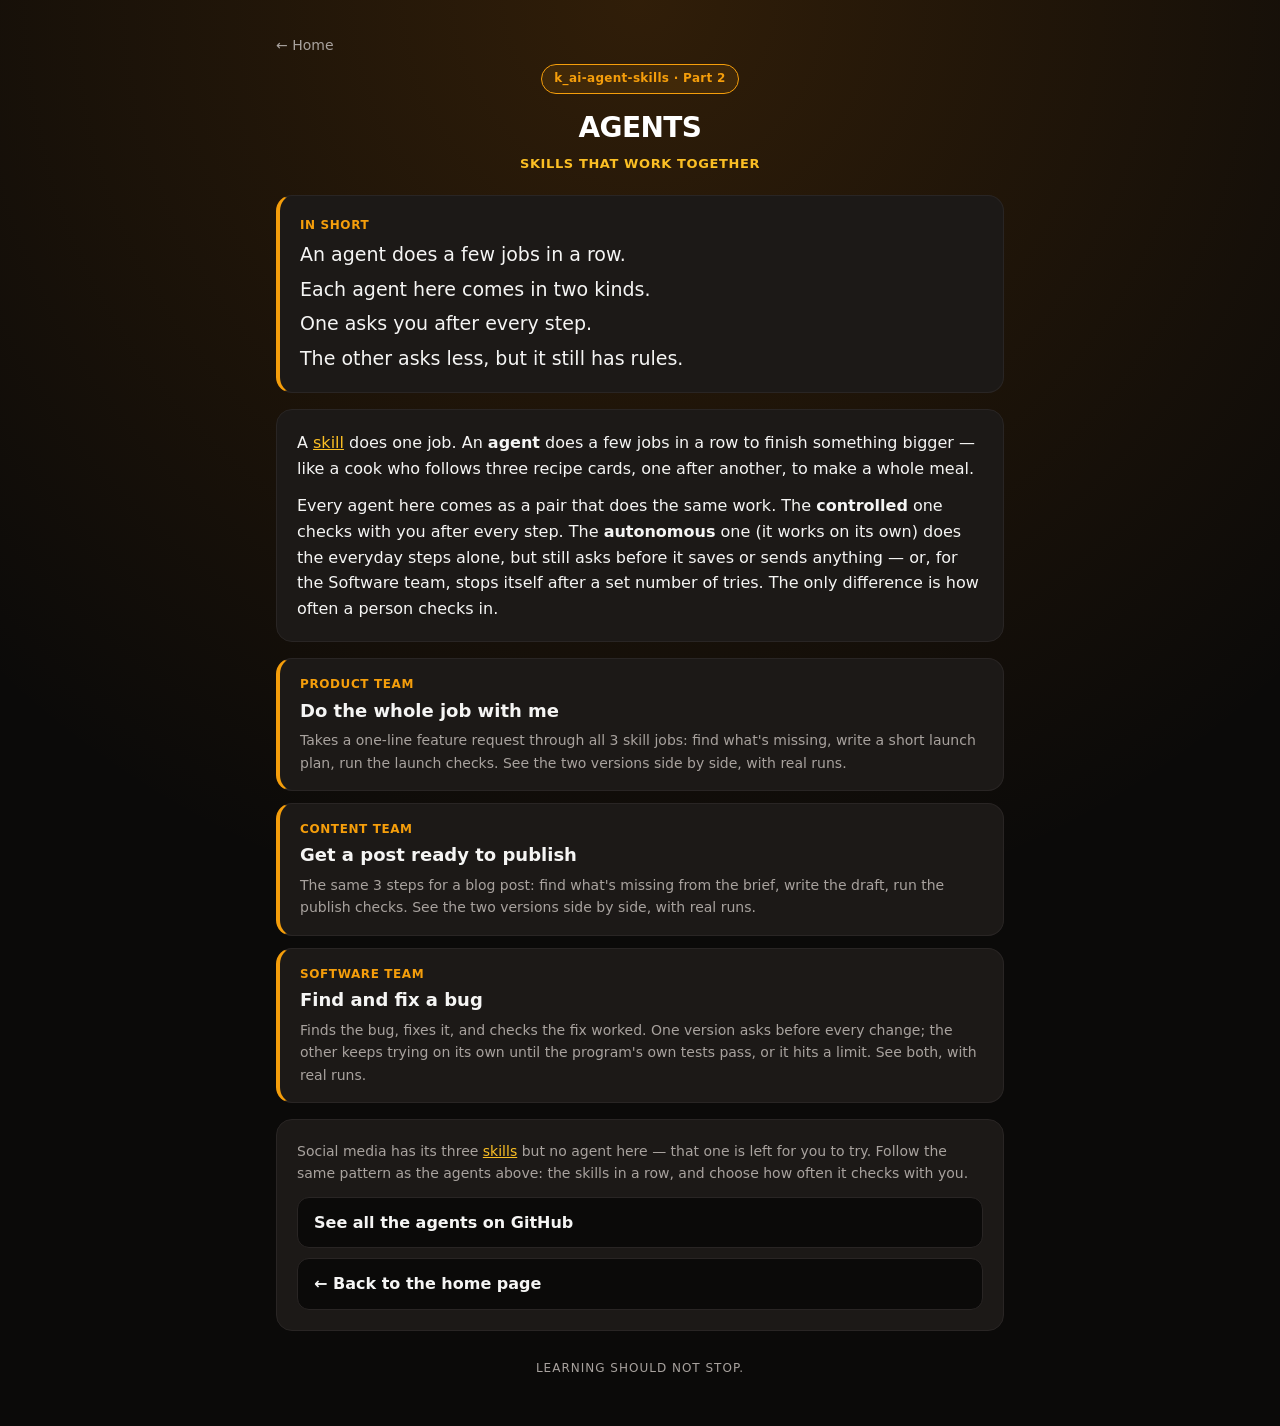
<file: web/agents/index.html>
<!doctype html>
<html lang="en">
<head>
  <meta charset="utf-8">
  <meta name="viewport" content="width=device-width, initial-scale=1">
  <!-- Only this site's own files and the GitHub profile photo (the tab icon)
       may load. -->
  <meta http-equiv="Content-Security-Policy"
        content="default-src 'none'; script-src 'self'; connect-src https://khadir-syed.goatcounter.com; style-src 'self'; img-src 'self' https://avatars.githubusercontent.com; base-uri 'none'; form-action 'none'">
  <meta name="referrer" content="no-referrer">
  <meta name="description" content="What an AI agent is, in plain words: skills that work together, with a person checking in — with real recorded runs.">
  <title>AI agents — k_ai-agent-skills</title>
  <link rel="icon" type="image/jpeg" href="https://avatars.githubusercontent.com/u/15974849?v=4&amp;s=64">
  <link rel="apple-touch-icon" href="https://avatars.githubusercontent.com/u/15974849?v=4&amp;s=180">
  <link rel="stylesheet" href="../style.css">
  <script src="../count.js" defer></script>
</head>
<body class="j-together">
  <main class="wrap">
    <a class="back" href="../">← Home</a>
    <header class="hero">
      <span class="badge job" data-t="badge">k_ai-agent-skills · Part 2</span>
      <h1 data-t="title">Agents</h1>
      <p class="subtitle" data-t="subtitle">Skills that work together</p>
    </header>

    <section class="card easy" data-t="easy">
      <p class="easy-label">In short</p>
      <p>An agent does a few jobs in a row.</p>
      <p>Each agent here comes in two kinds.</p>
      <p>One asks you after every step.</p>
      <p>The other asks less, but it still has rules.</p>
    </section>

    <section class="card">
      <p data-t="intro_1">A <a class="inline-link" href="../skills/">skill</a> does one job. An <b>agent</b> does a few jobs in a row to finish something bigger — like a cook who follows three recipe cards, one after another, to make a whole meal.</p>
      <p data-t="intro_2">Every agent here comes as a pair that does the same work. The <b>controlled</b> one checks with you after every step. The <b>autonomous</b> one (it works on its own) does the everyday steps alone, but still asks before it saves or sends anything — or, for the Software team, stops itself after a set number of tries. The only difference is how often a person checks in.</p>
    </section>

    <nav aria-label="Agents">
      <a class="job-card j-together" href="together/">
        <span class="job-num" data-t="product_team">Product team</span>
        <span class="job-title" data-t="product_title">Do the whole job with me</span>
        <span class="job-line" data-t="product_line">Takes a one-line feature request through all 3 skill jobs: find what's missing, write a short launch plan, run the launch checks. See the two versions side by side, with real runs.</span>
      </a>
      <a class="job-card j-together" href="content/">
        <span class="job-num" data-t="content_team">Content team</span>
        <span class="job-title" data-t="content_title">Get a post ready to publish</span>
        <span class="job-line" data-t="content_line">The same 3 steps for a blog post: find what's missing from the brief, write the draft, run the publish checks. See the two versions side by side, with real runs.</span>
      </a>
      <a class="job-card j-together" href="software/">
        <span class="job-num" data-t="software_team">Software team</span>
        <span class="job-title" data-t="software_title">Find and fix a bug</span>
        <span class="job-line" data-t="software_line">Finds the bug, fixes it, and checks the fix worked. One version asks before every change; the other keeps trying on its own until the program's own tests pass, or it hits a limit. See both, with real runs.</span>
      </a>
    </nav>

    <section class="card links">
      <p class="muted" data-t="social_note">Social media has its three <a class="inline-link" href="../skills/">skills</a> but no agent here — that one is left for you to try. Follow the same pattern as the agents above: the skills in a row, and choose how often it checks with you.</p>
      <a class="link-card" href="https://github.com/khadir-syed/k_ai-agent-skills/tree/main/agents" rel="noopener noreferrer" data-t="repo_link">See all the agents on GitHub</a>
      <a class="link-card" href="../" data-t="home_link">← Back to the home page</a>
    </section>

    <footer class="footer" data-t="footer">Learning should not stop.</footer>
  </main>
</body>
</html>
</file>
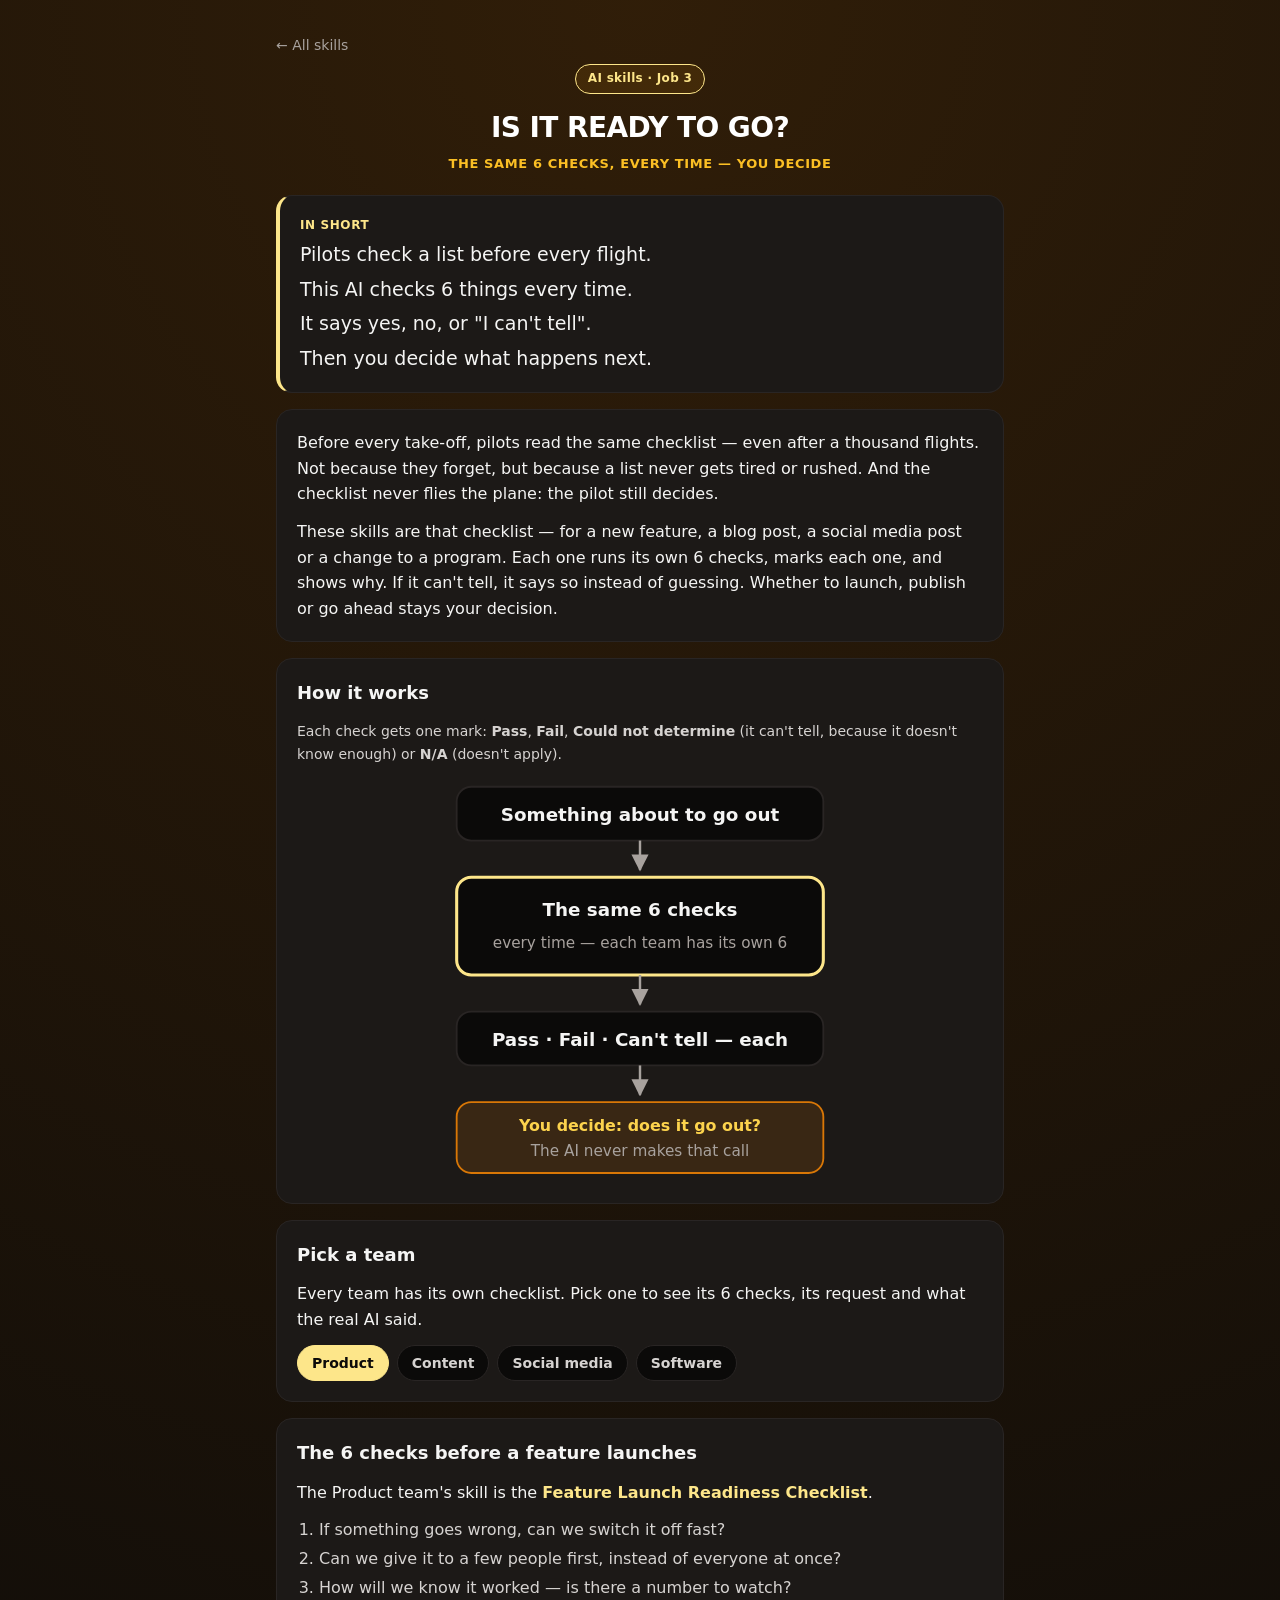
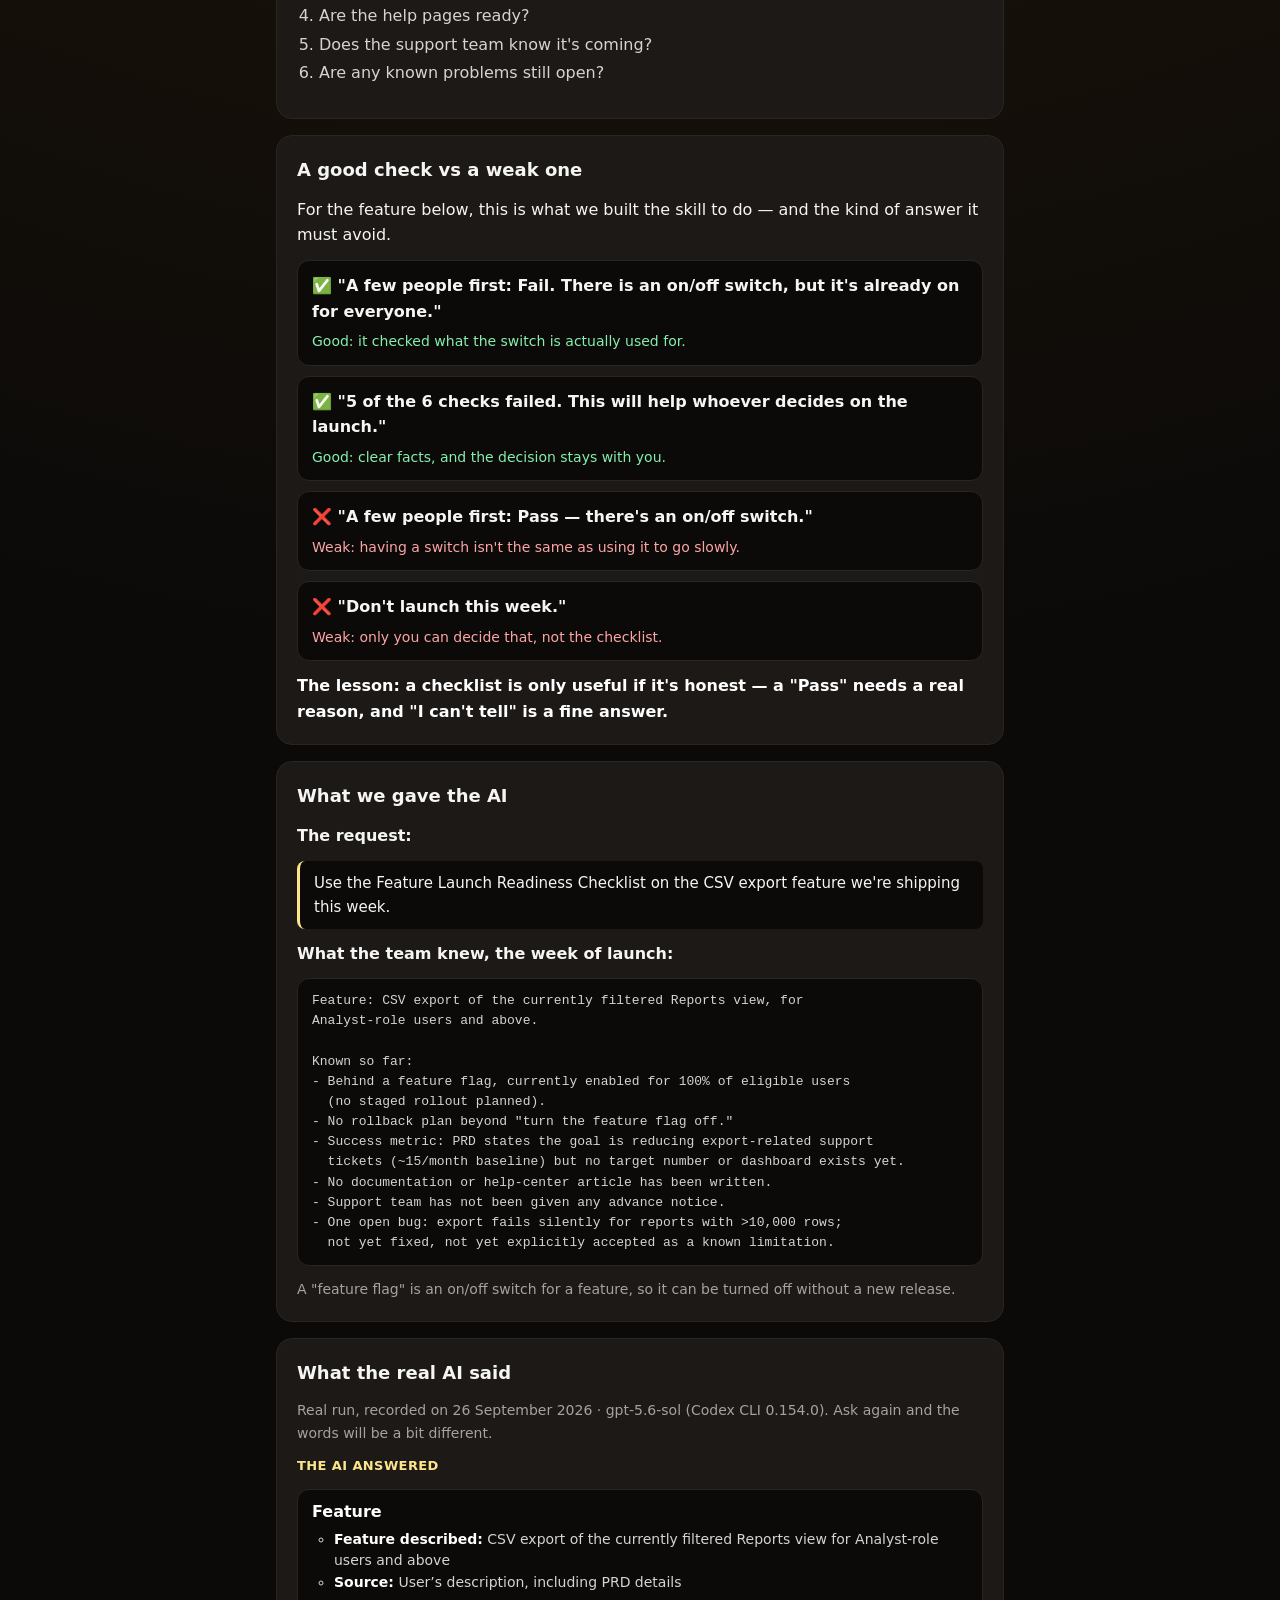
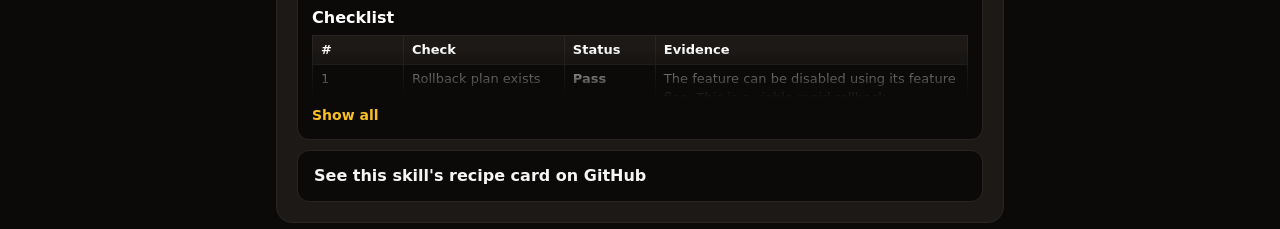
<file: web/check/index.html>
<!doctype html>
<html lang="en">
<head>
  <meta charset="utf-8">
  <meta name="viewport" content="width=device-width, initial-scale=1">
  <!-- This page moved to web/skills/check/; old links still land in the right place. -->
  <meta http-equiv="Content-Security-Policy" content="default-src 'none'; style-src 'self'; img-src 'self' https://avatars.githubusercontent.com; base-uri 'none'; form-action 'none'">
  <meta http-equiv="refresh" content="0; url=../skills/check/">
  <title>k_ai-agent-skills</title>
  <link rel="icon" type="image/jpeg" href="https://avatars.githubusercontent.com/u/15974849?v=4&amp;s=64">
  <link rel="stylesheet" href="../style.css">
</head>
<body>
  <main class="wrap">
    <p class="card">This page has moved… If nothing happens, <a class="link-card" href="../skills/check/">open its new page</a>.</p>
  </main>
</body>
</html>
</file>
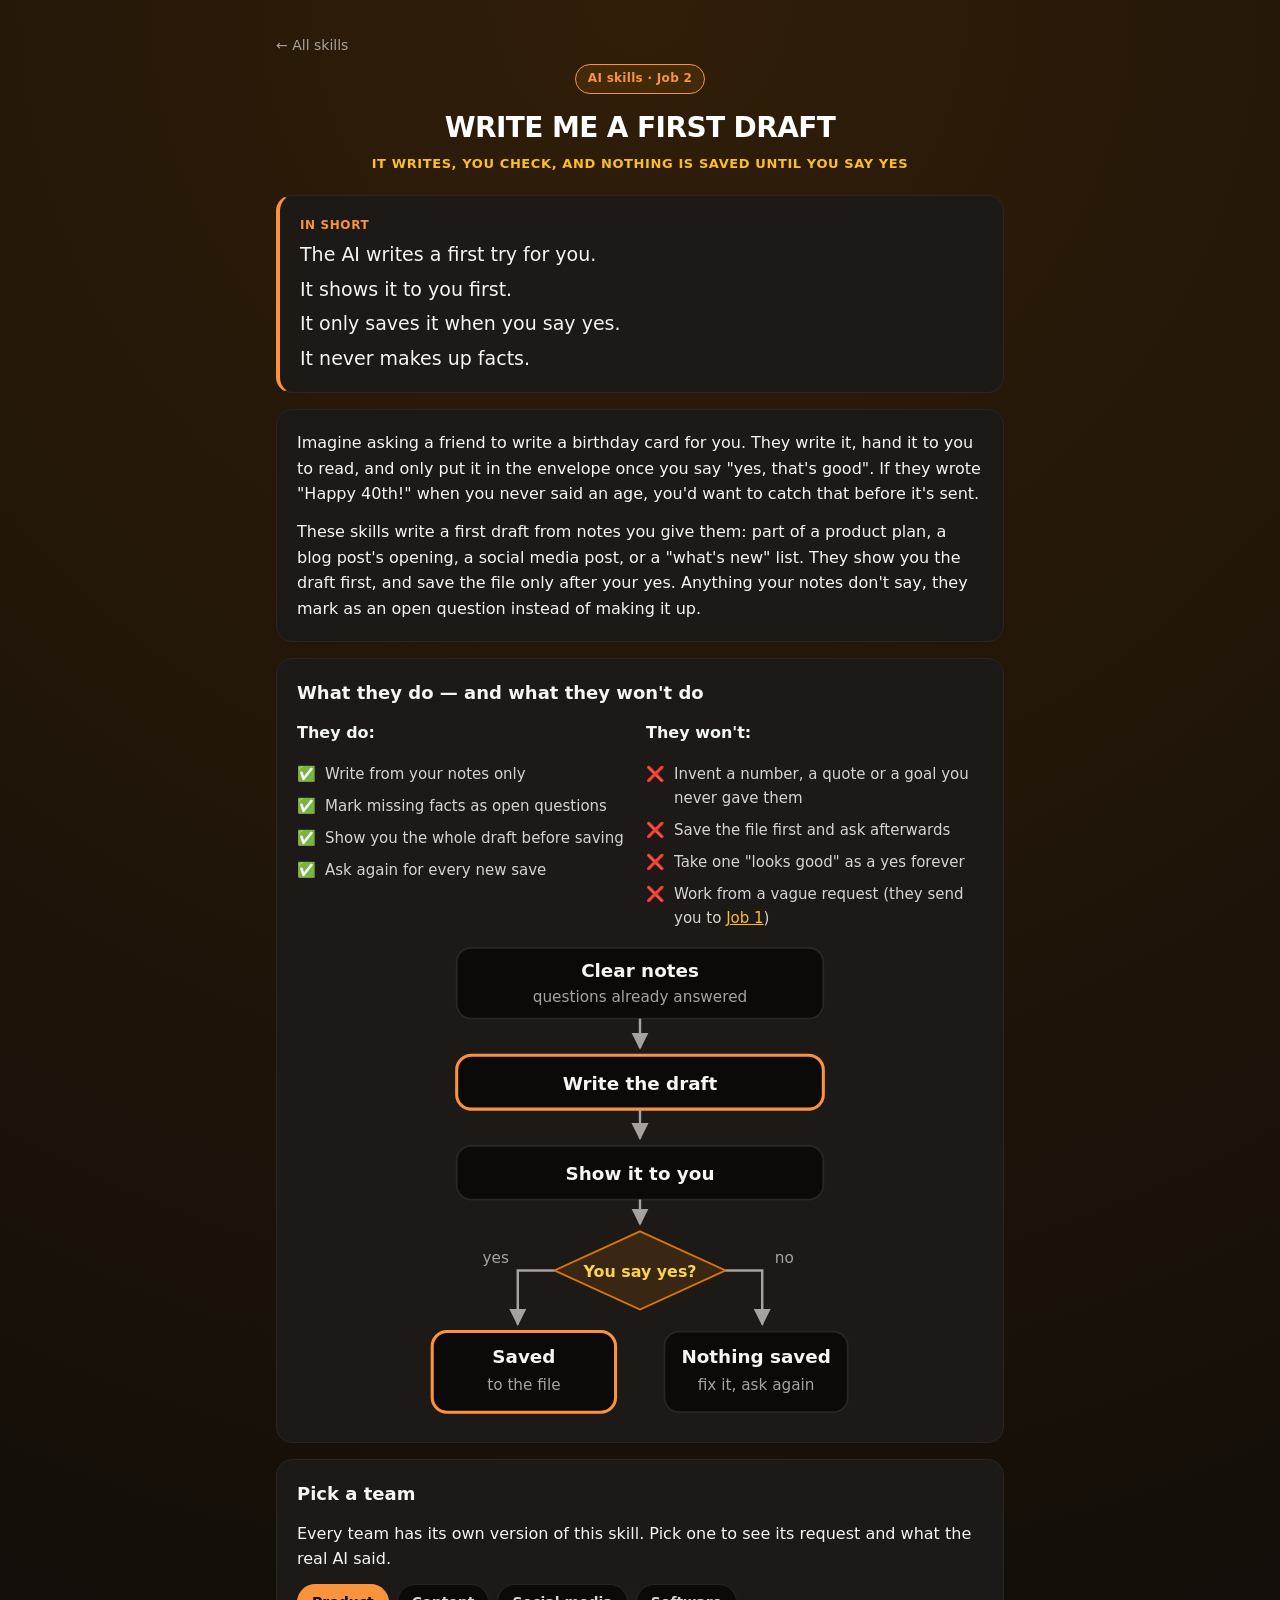
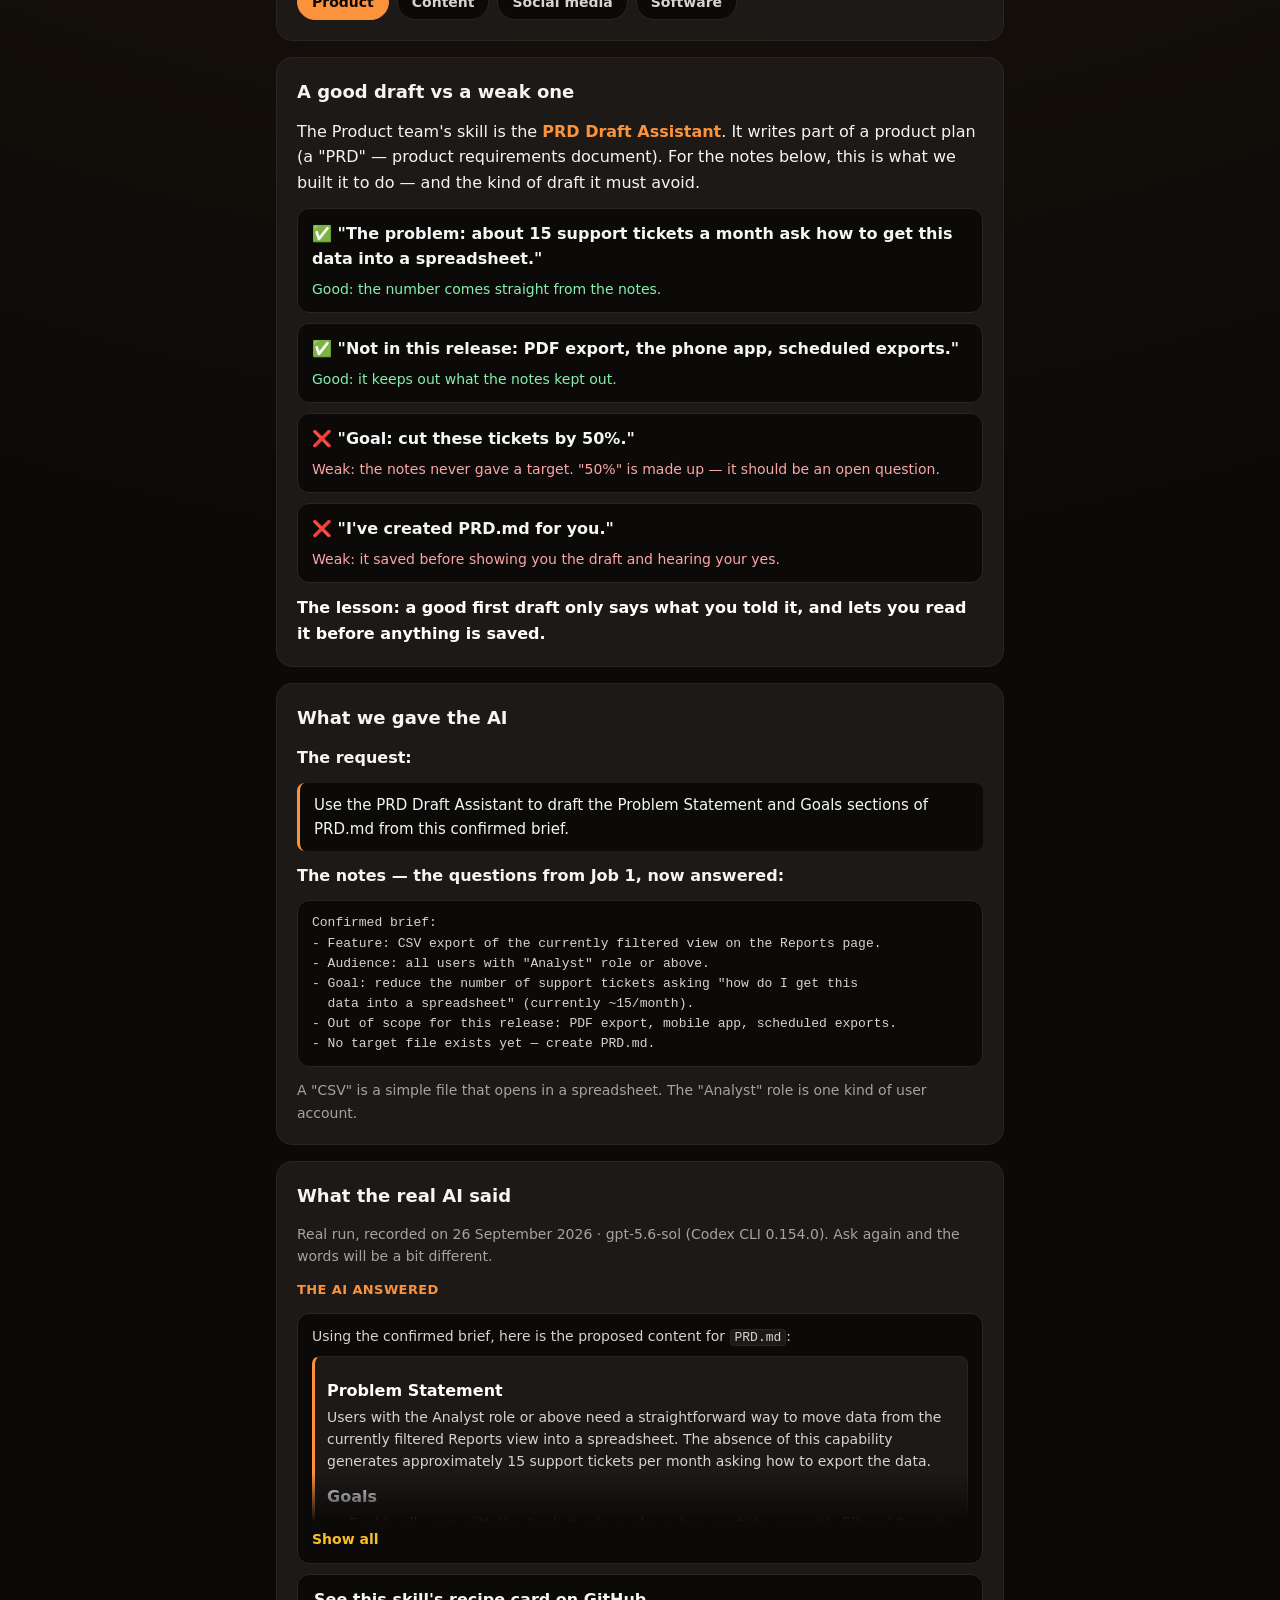
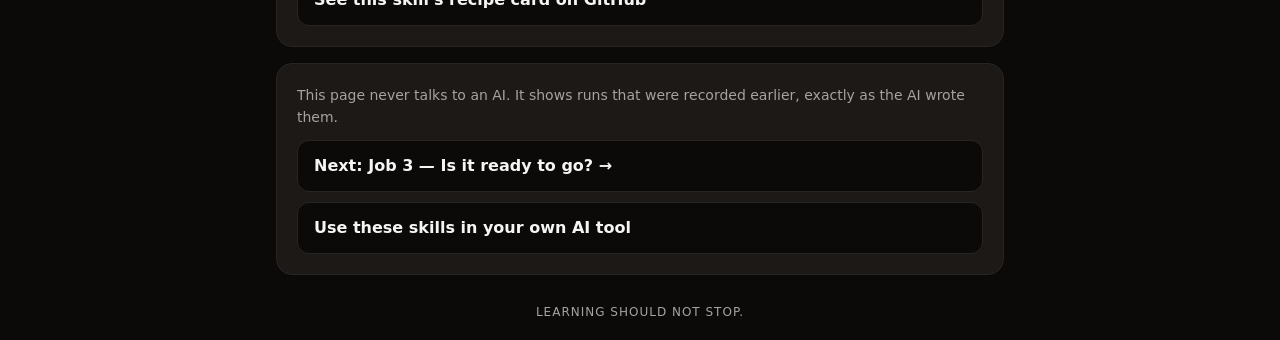
<file: web/draft/index.html>
<!doctype html>
<html lang="en">
<head>
  <meta charset="utf-8">
  <meta name="viewport" content="width=device-width, initial-scale=1">
  <!-- This page moved to web/skills/draft/; old links still land in the right place. -->
  <meta http-equiv="Content-Security-Policy" content="default-src 'none'; style-src 'self'; img-src 'self' https://avatars.githubusercontent.com; base-uri 'none'; form-action 'none'">
  <meta http-equiv="refresh" content="0; url=../skills/draft/">
  <title>k_ai-agent-skills</title>
  <link rel="icon" type="image/jpeg" href="https://avatars.githubusercontent.com/u/15974849?v=4&amp;s=64">
  <link rel="stylesheet" href="../style.css">
</head>
<body>
  <main class="wrap">
    <p class="card">This page has moved… If nothing happens, <a class="link-card" href="../skills/draft/">open its new page</a>.</p>
  </main>
</body>
</html>
</file>
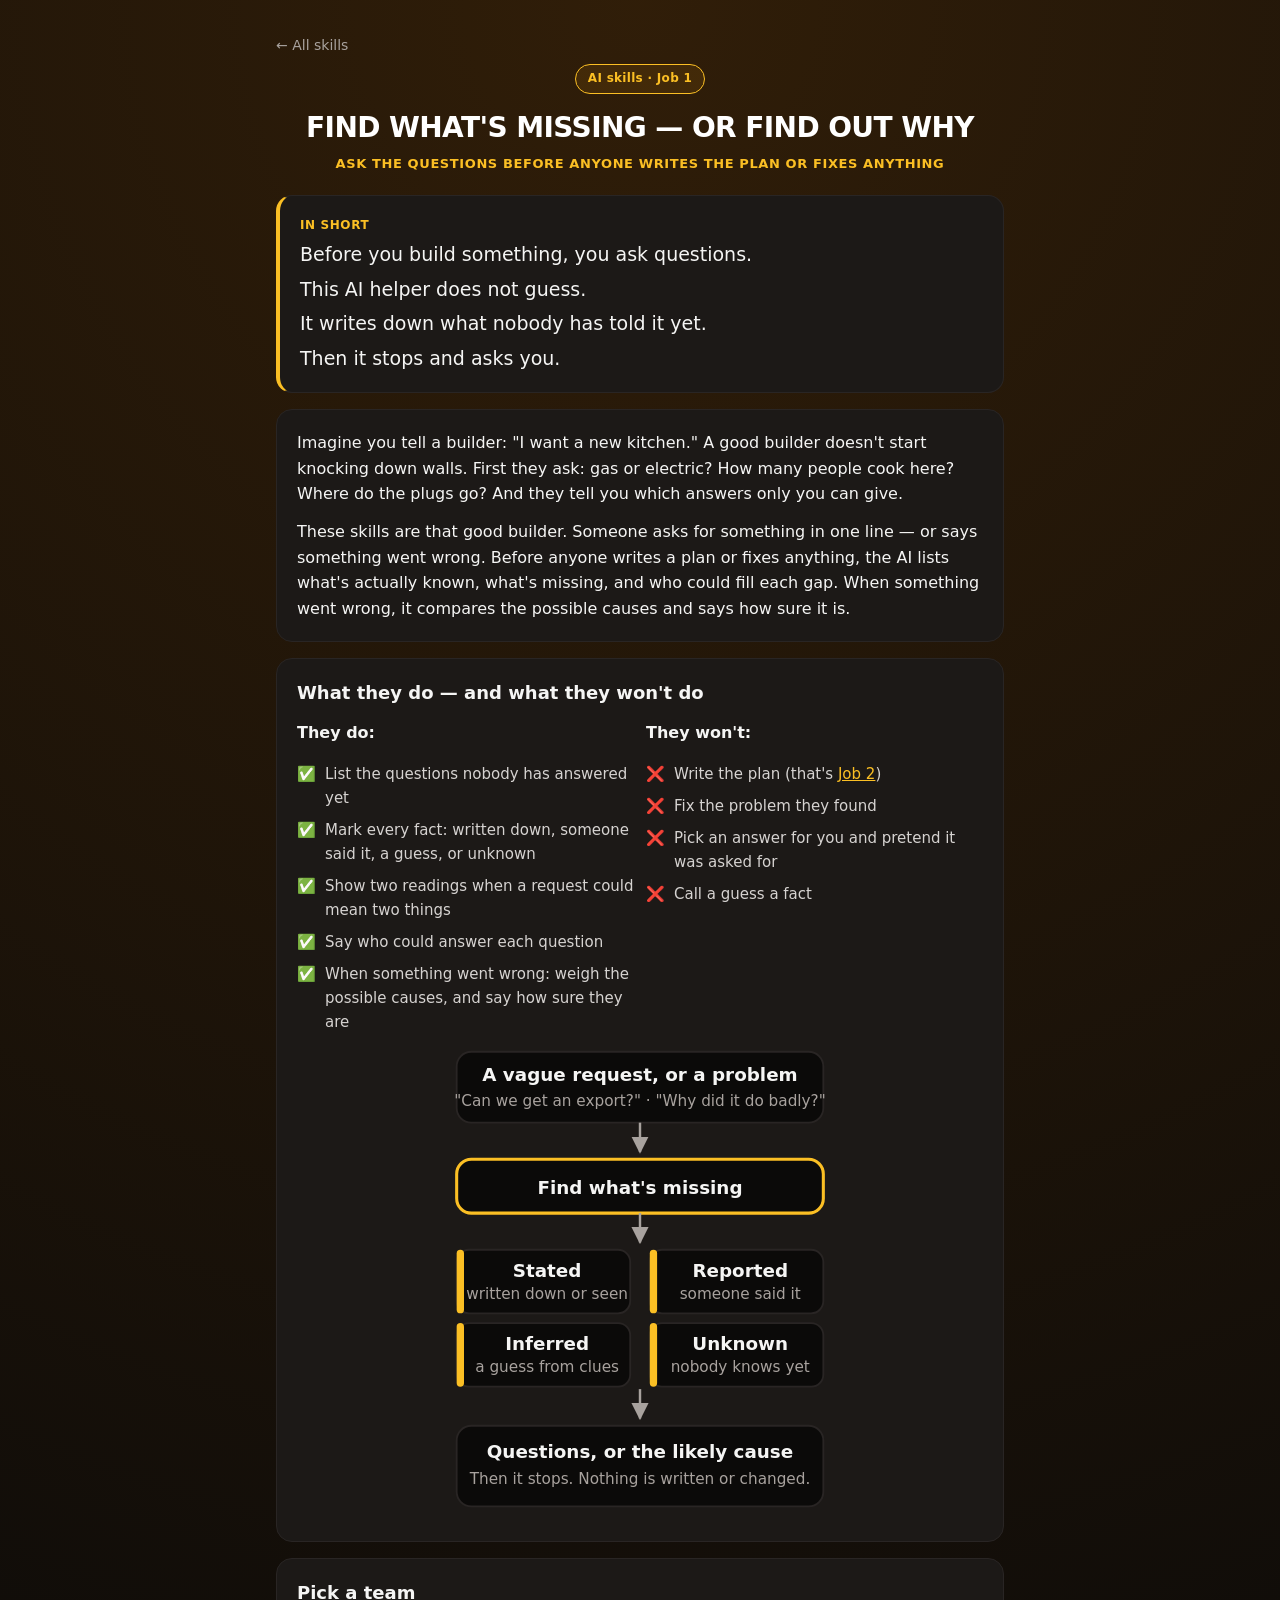
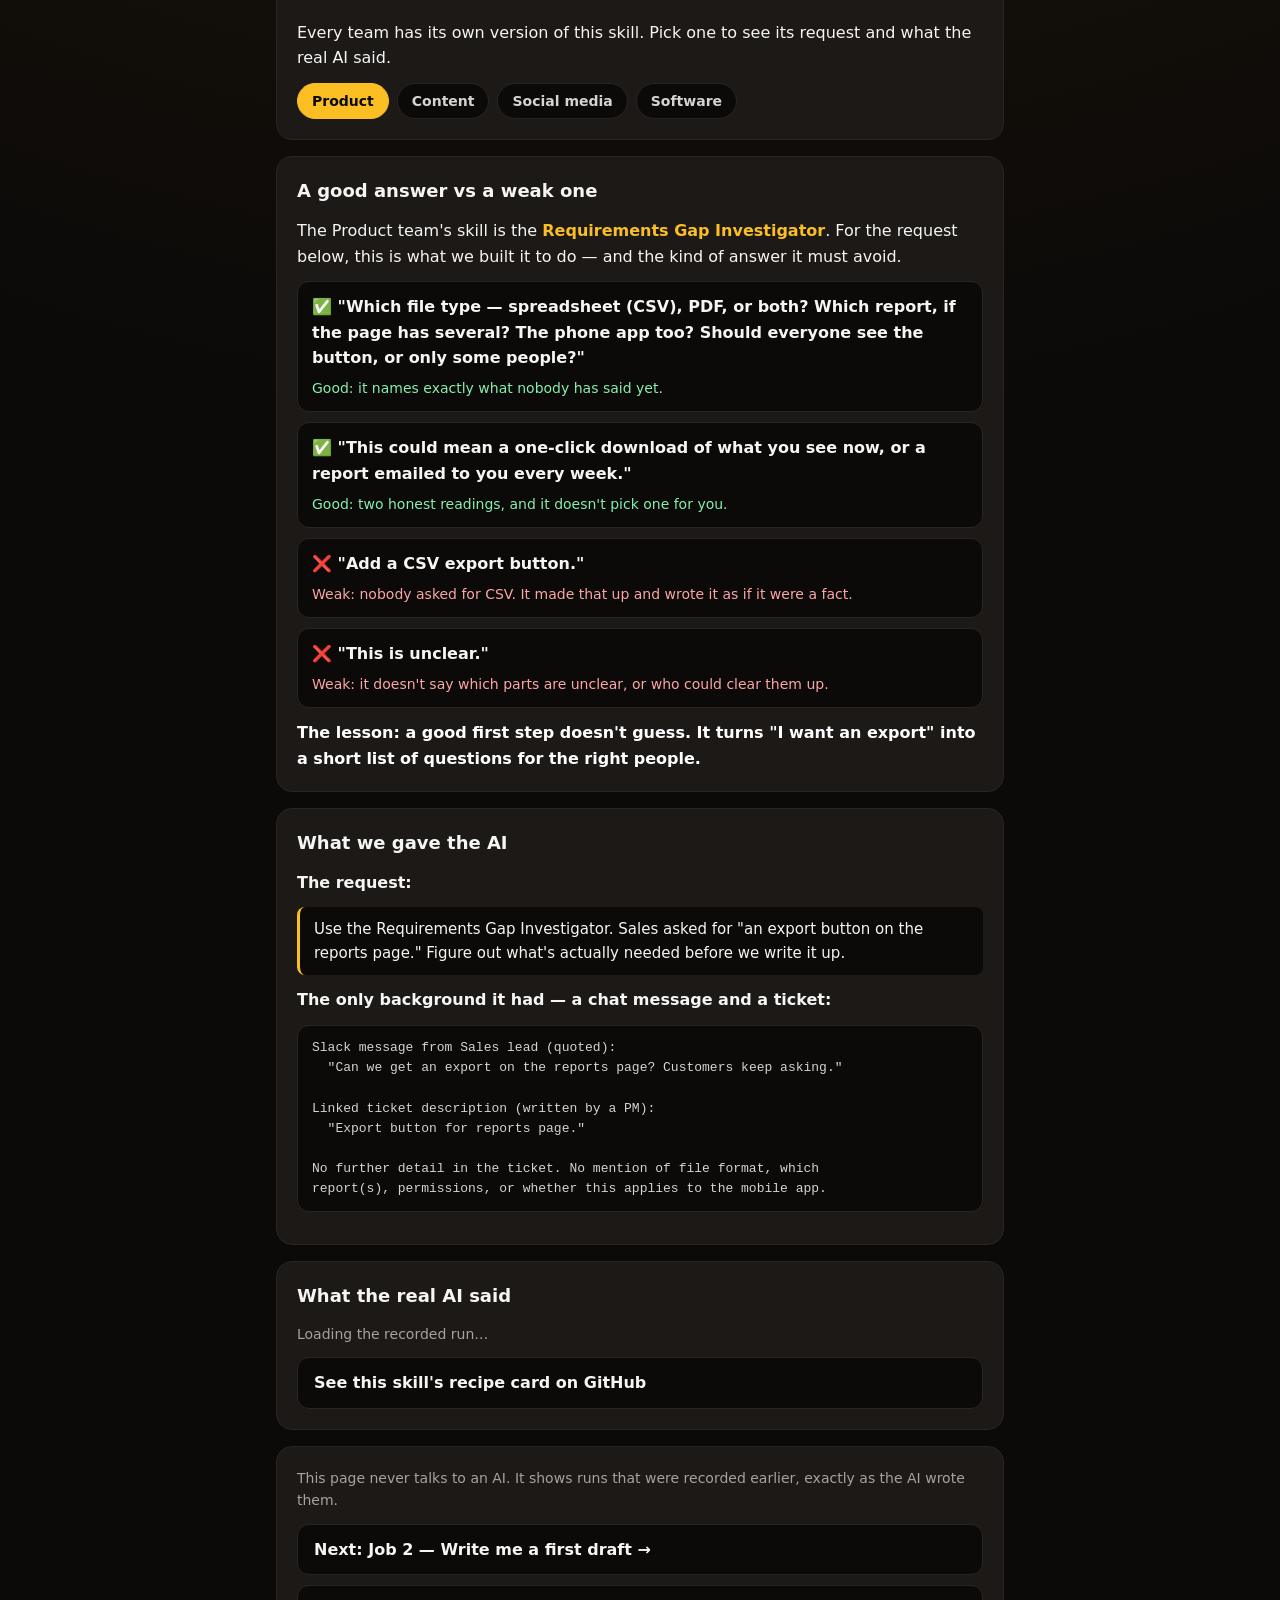
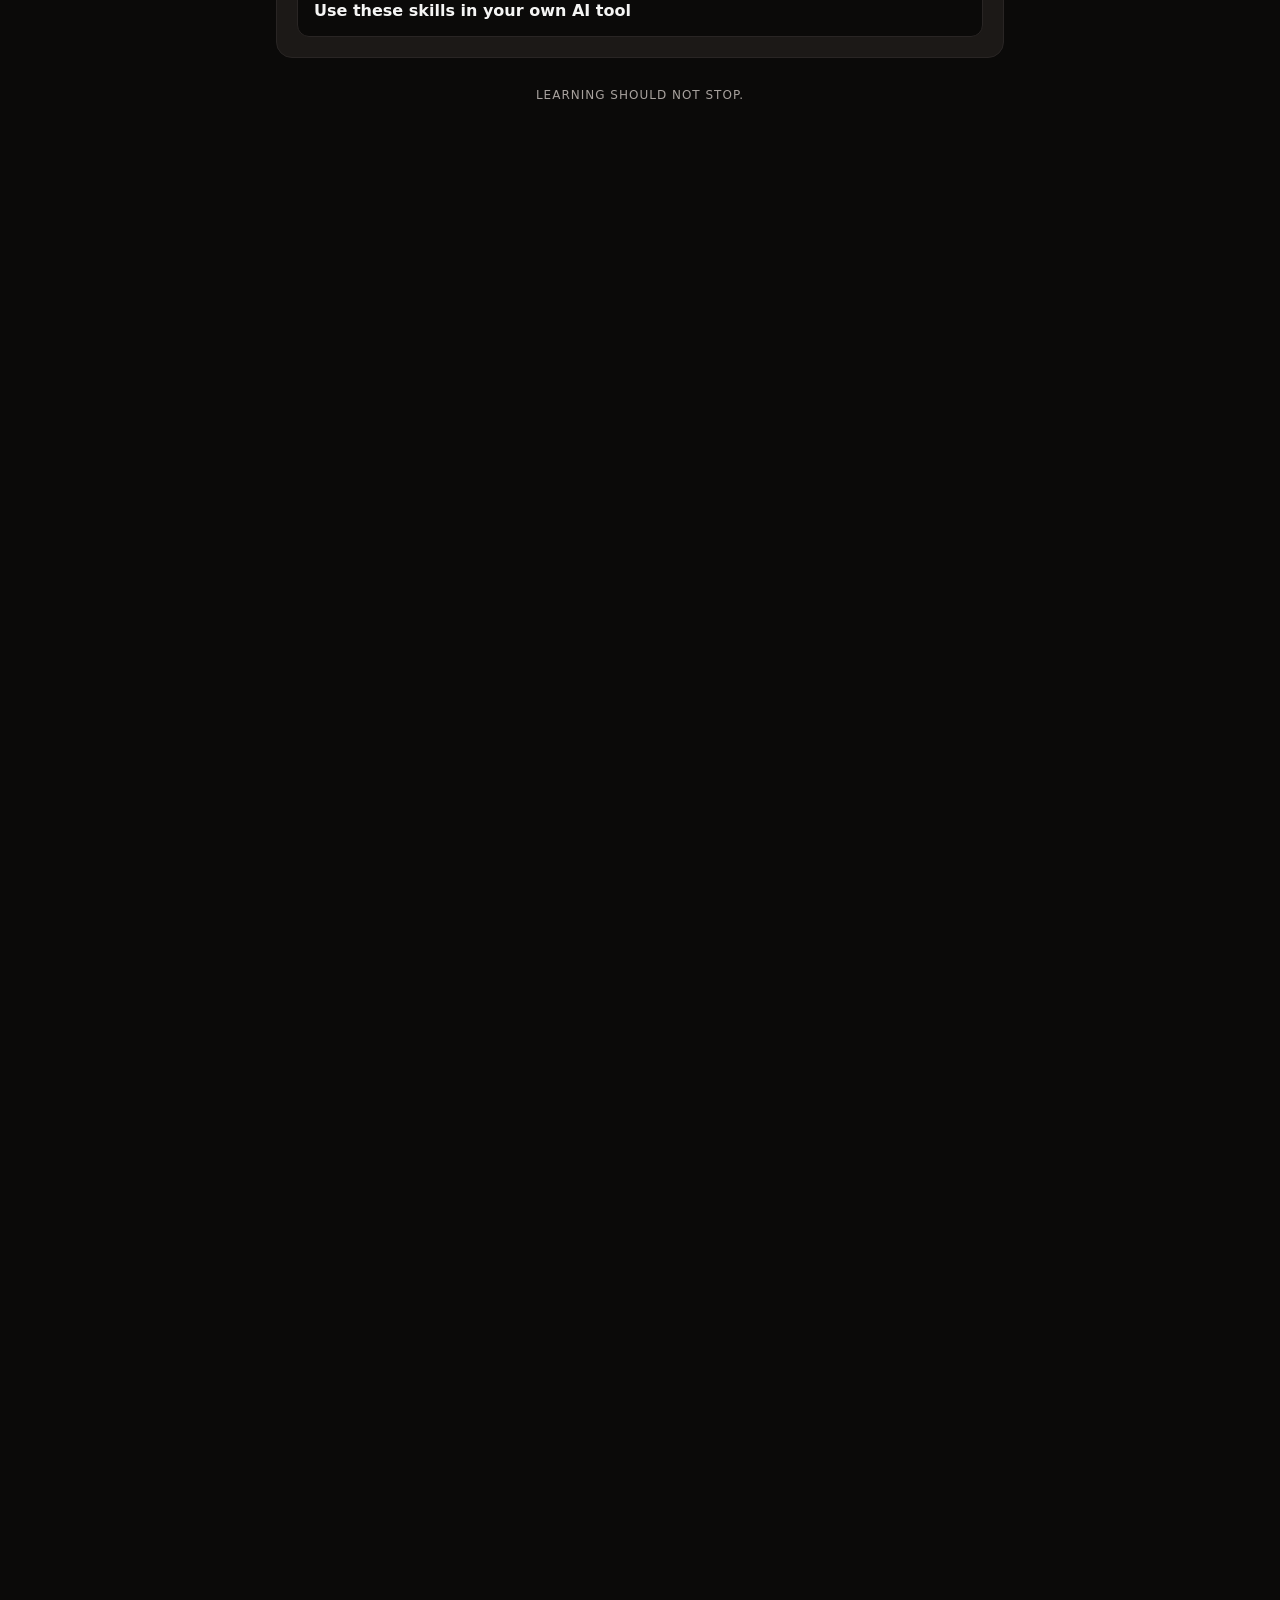
<file: web/find/index.html>
<!doctype html>
<html lang="en">
<head>
  <meta charset="utf-8">
  <meta name="viewport" content="width=device-width, initial-scale=1">
  <!-- This page moved to web/skills/find/; old links still land in the right place. -->
  <meta http-equiv="Content-Security-Policy" content="default-src 'none'; style-src 'self'; img-src 'self' https://avatars.githubusercontent.com; base-uri 'none'; form-action 'none'">
  <meta http-equiv="refresh" content="0; url=../skills/find/">
  <title>k_ai-agent-skills</title>
  <link rel="icon" type="image/jpeg" href="https://avatars.githubusercontent.com/u/15974849?v=4&amp;s=64">
  <link rel="stylesheet" href="../style.css">
</head>
<body>
  <main class="wrap">
    <p class="card">This page has moved… If nothing happens, <a class="link-card" href="../skills/find/">open its new page</a>.</p>
  </main>
</body>
</html>
</file>
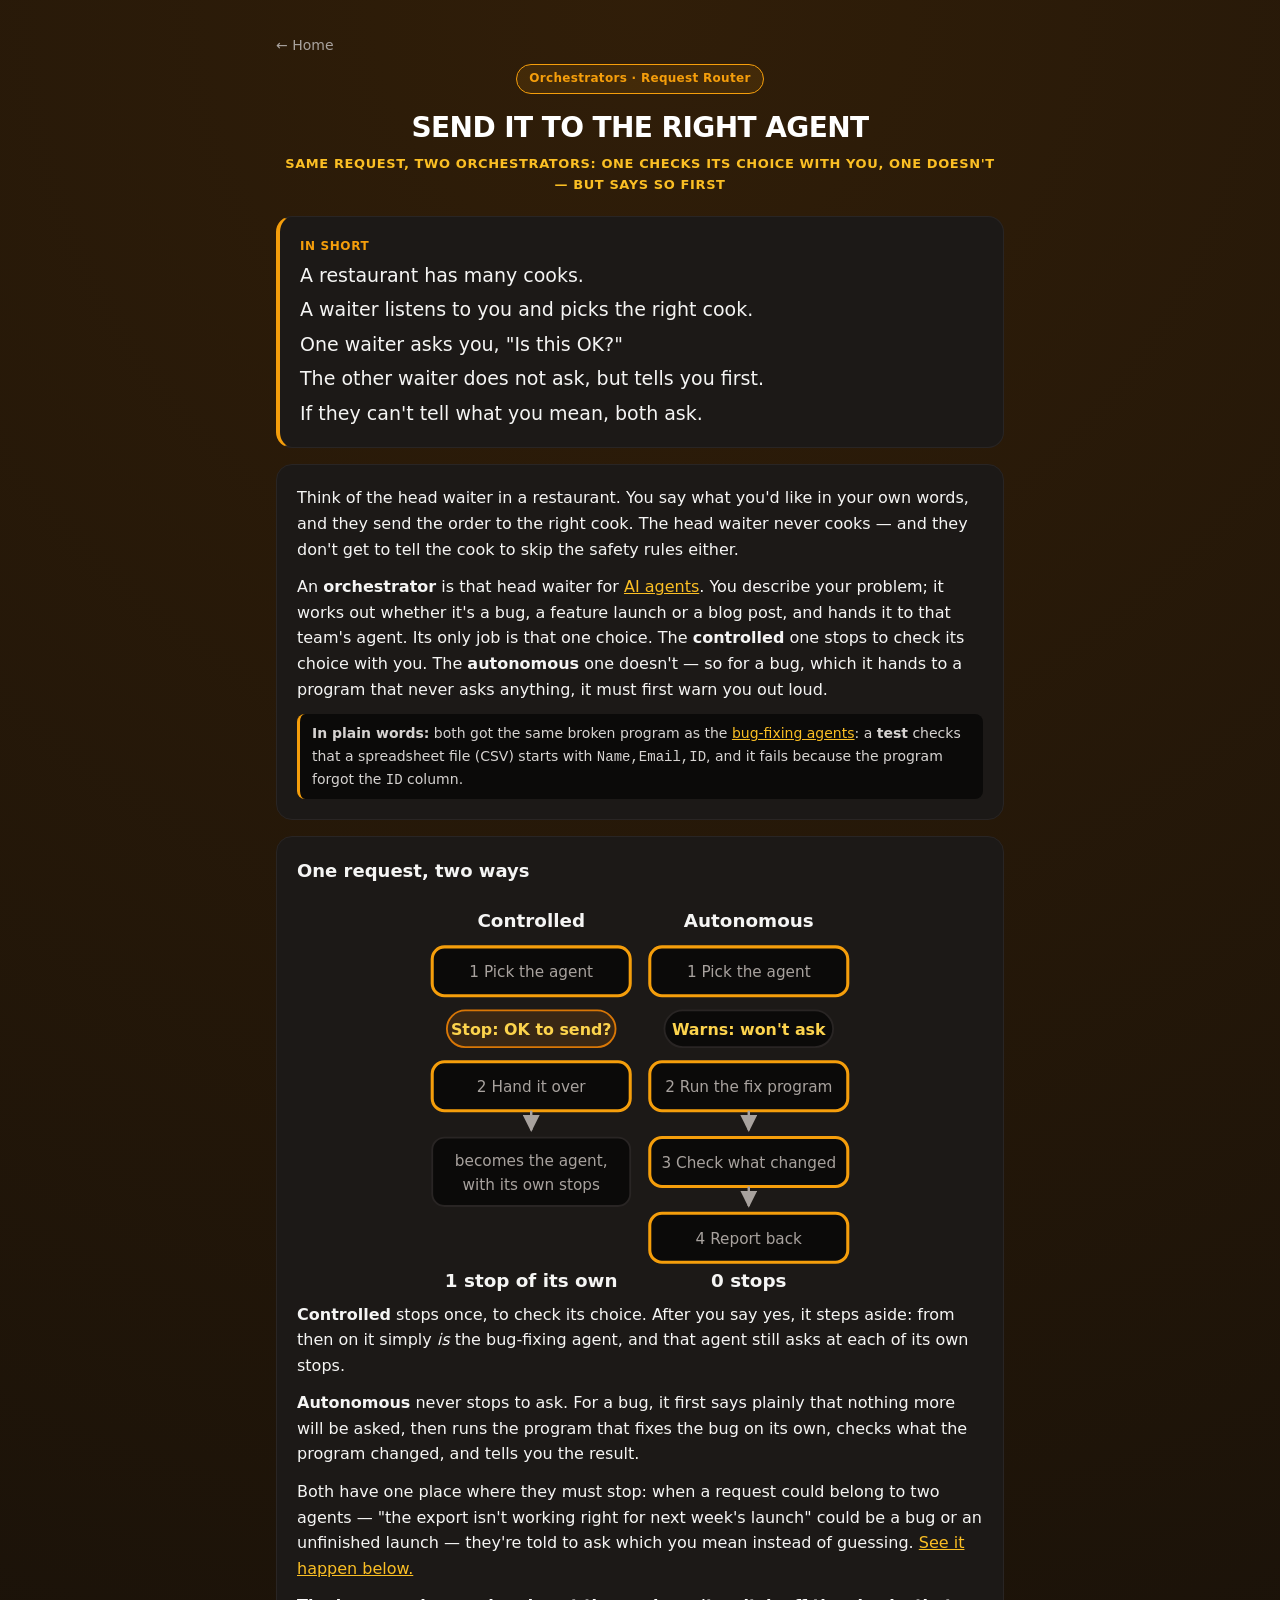
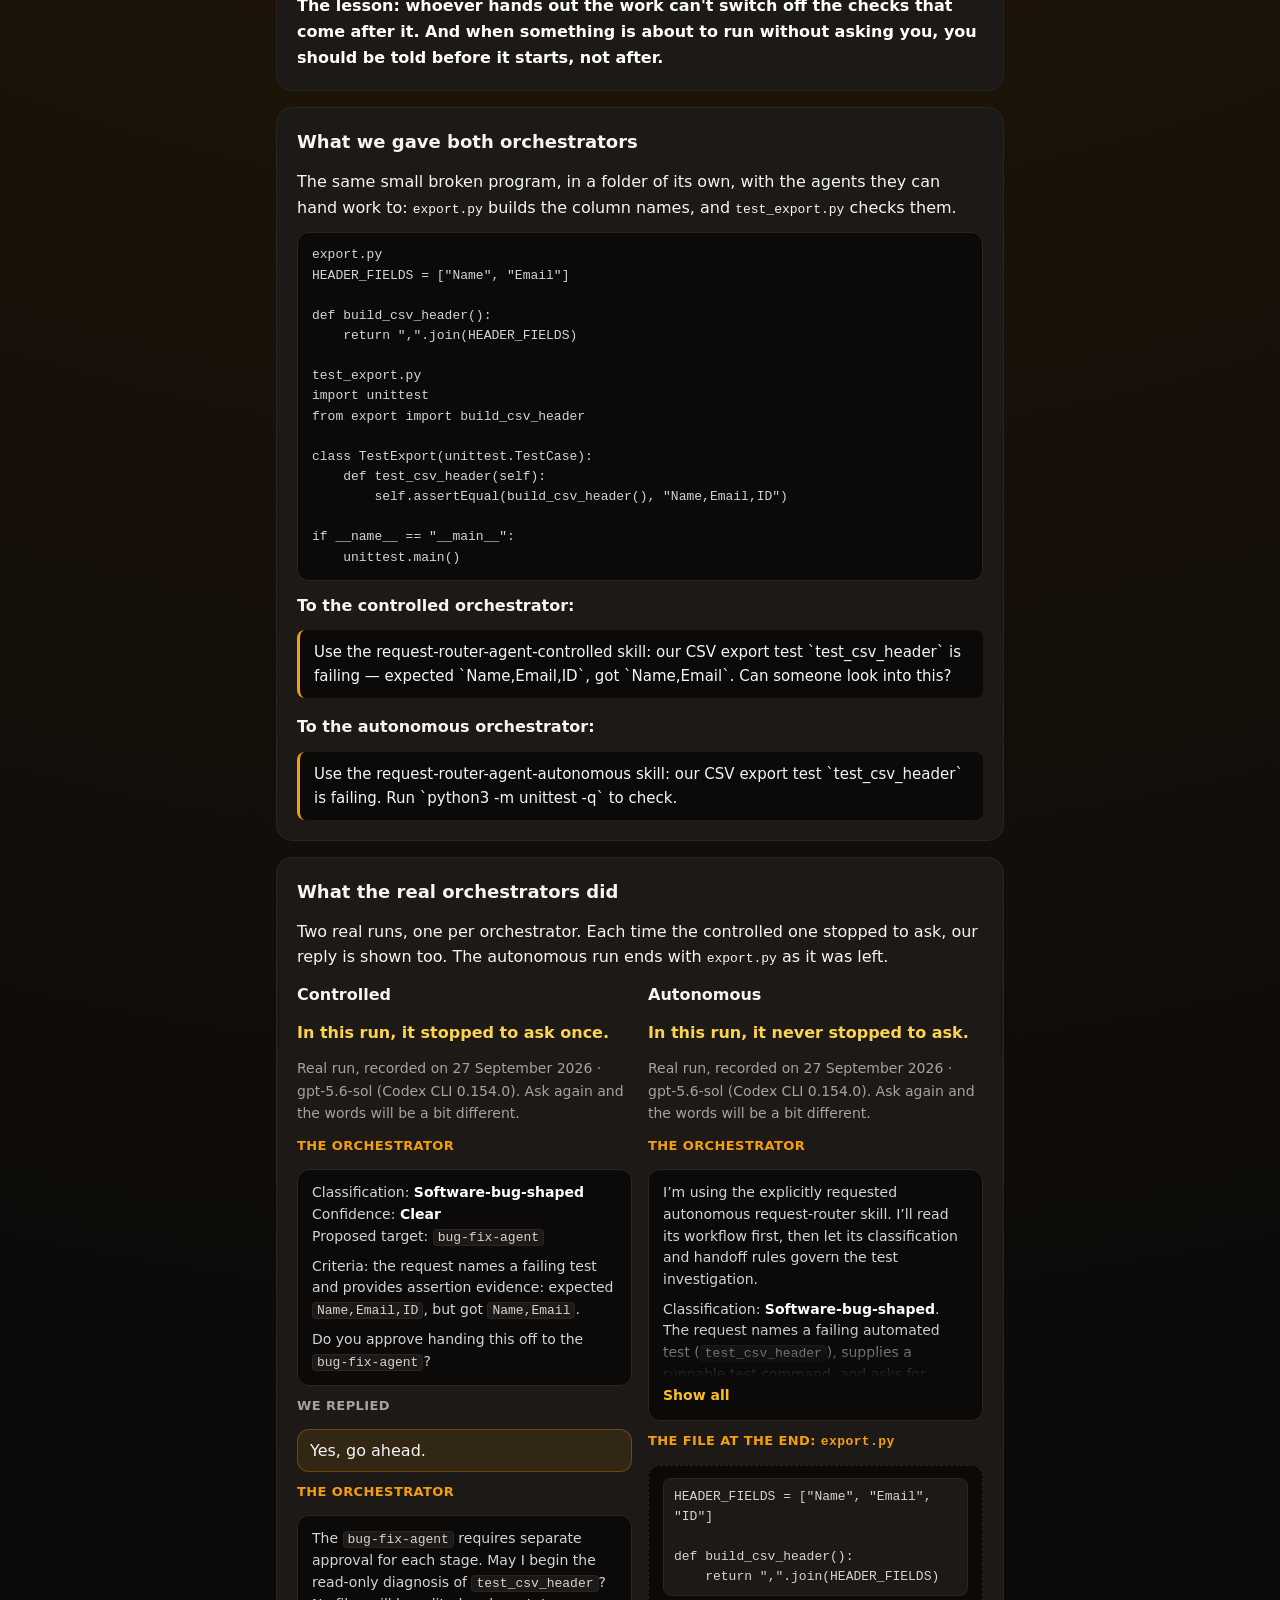
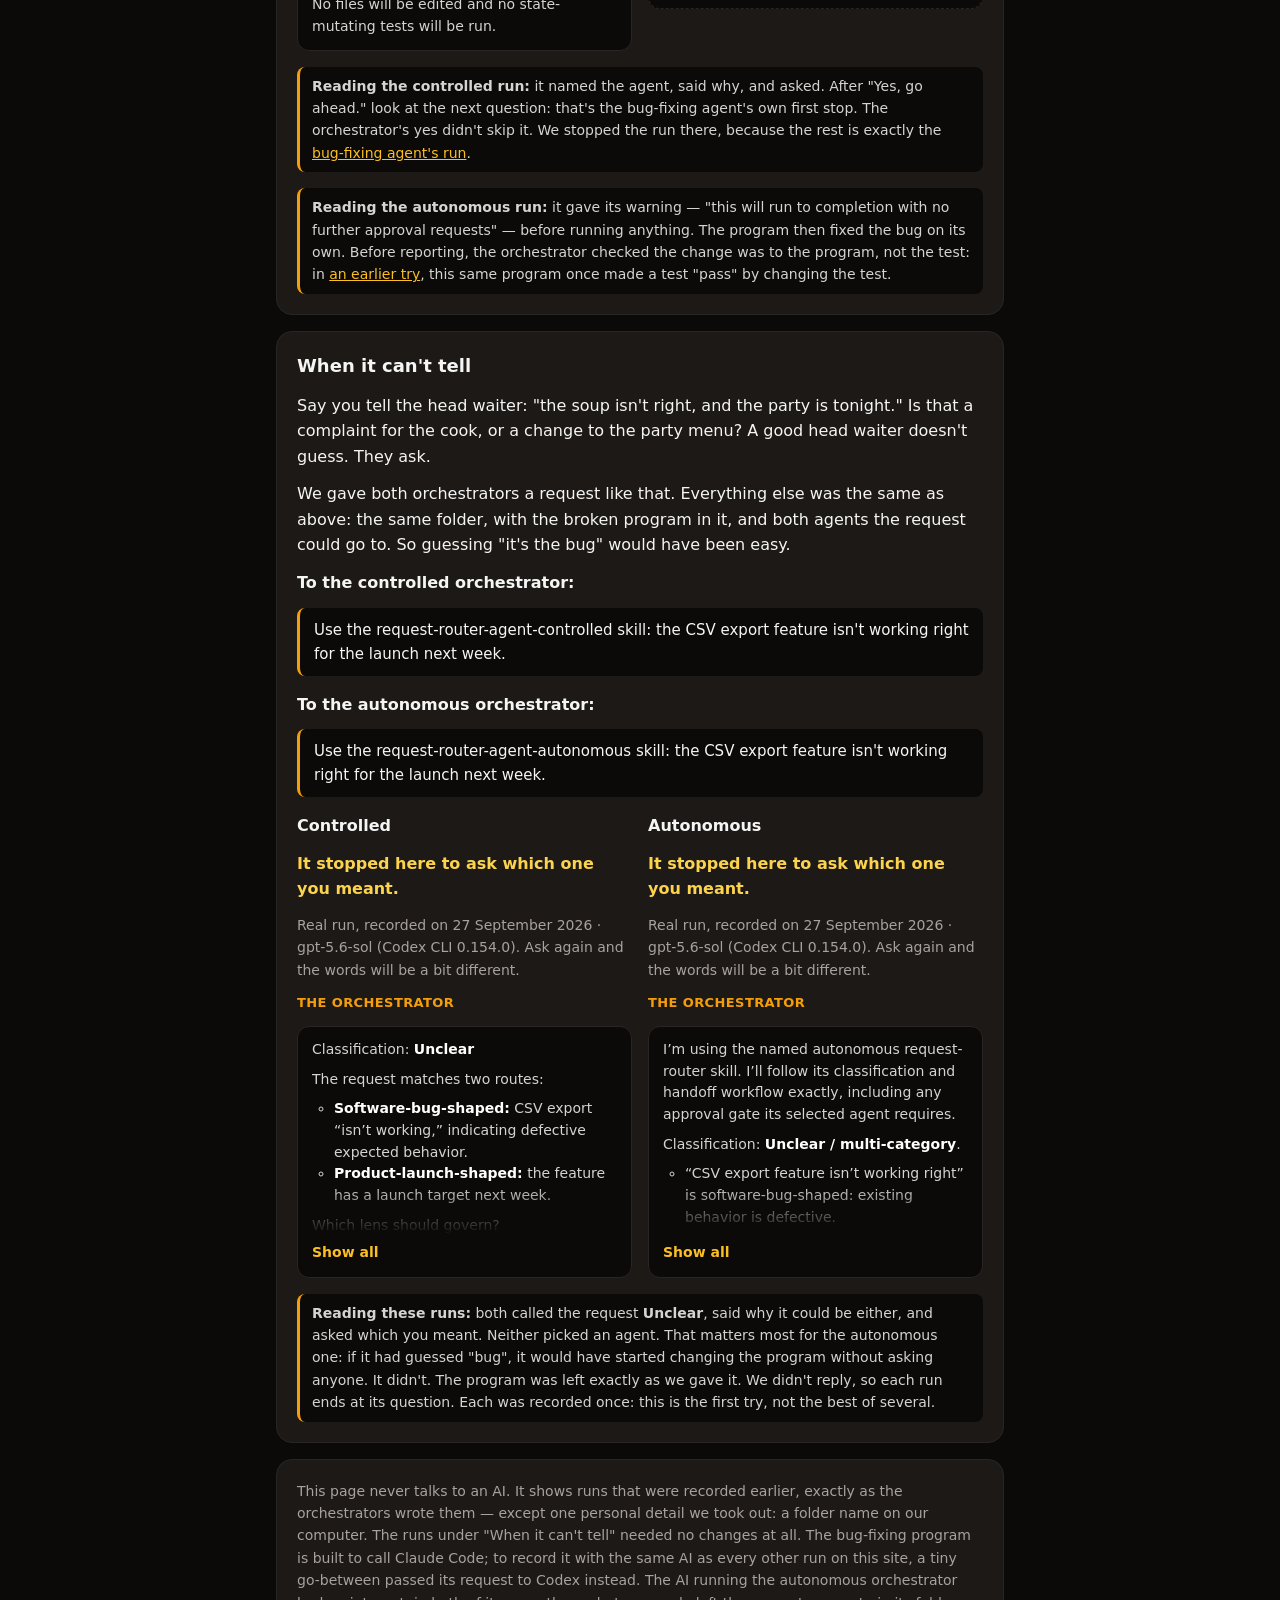
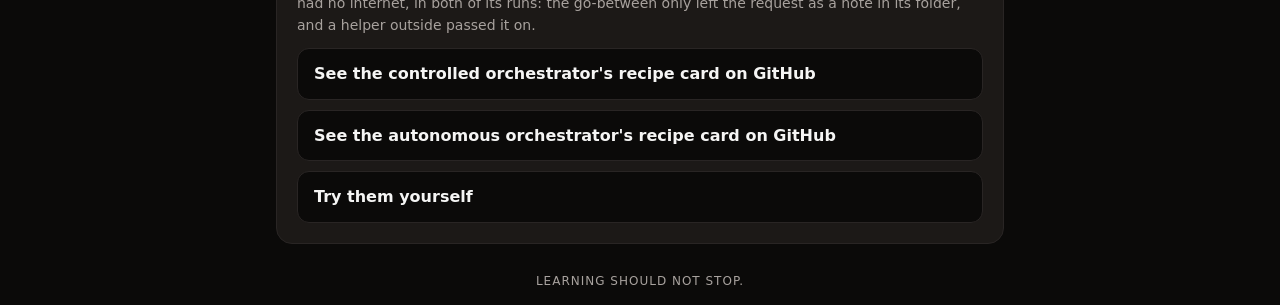
<file: web/orchestrators/index.html>
<!doctype html>
<html lang="en">
<head>
  <meta charset="utf-8">
  <meta name="viewport" content="width=device-width, initial-scale=1">
  <!-- Only this site's own files and the GitHub profile photo (the tab icon)
       may load. -->
  <meta http-equiv="Content-Security-Policy"
        content="default-src 'none'; script-src 'self'; connect-src 'self' https://khadir-syed.goatcounter.com; style-src 'self'; img-src 'self' https://avatars.githubusercontent.com; base-uri 'none'; form-action 'none'">
  <meta name="referrer" content="no-referrer">
  <meta name="description" content="An orchestrator reads your request and sends it to the right AI agent. One checks its choice with you first; one doesn't, but says so out loud. See real recorded runs side by side.">
  <title>Send it to the right agent — k_ai-agent-skills</title>
  <link rel="icon" type="image/jpeg" href="https://avatars.githubusercontent.com/u/15974849?v=4&amp;s=64">
  <link rel="apple-touch-icon" href="https://avatars.githubusercontent.com/u/15974849?v=4&amp;s=180">
  <link rel="stylesheet" href="../style.css">
  <script src="../markdown.js" defer></script>
  <script src="../run.js" defer></script>
  <script src="../count.js" defer></script>
</head>
<body class="j-together">
  <!-- All English text lives right here, so the page reads instantly.
       data-t names each piece for future translations. -->
  <main class="wrap">
    <a class="back" href="../">← Home</a>
    <header class="hero">
      <span class="badge job" data-t="badge">Orchestrators · Request Router</span>
      <h1 data-t="title">Send it to the right agent</h1>
      <p class="subtitle" data-t="subtitle">Same request, two orchestrators: one checks its choice with you, one doesn't — but says so first</p>
    </header>

    <section class="card easy" data-t="easy">
      <p class="easy-label">In short</p>
      <p>A restaurant has many cooks.</p>
      <p>A waiter listens to you and picks the right cook.</p>
      <p>One waiter asks you, "Is this OK?"</p>
      <p>The other waiter does not ask, but tells you first.</p>
      <p>If they can't tell what you mean, both ask.</p>
    </section>

    <section class="card">
      <p data-t="intro_1">Think of the head waiter in a restaurant. You say what you'd like in your own words, and they send the order to the right cook. The head waiter never cooks — and they don't get to tell the cook to skip the safety rules either.</p>
      <p data-t="intro_2">An <b>orchestrator</b> is that head waiter for <a class="inline-link" href="../agents/">AI agents</a>. You describe your problem; it works out whether it's a bug, a feature launch or a blog post, and hands it to that team's agent. Its only job is that one choice. The <b>controlled</b> one stops to check its choice with you. The <b>autonomous</b> one doesn't — so for a bug, which it hands to a program that never asks anything, it must first warn you out loud.</p>
      <p class="plain-words" data-t="plain"><b>In plain words:</b> both got the same broken program as the <a class="inline-link" href="../agents/software/">bug-fixing agents</a>: a <b>test</b> checks that a spreadsheet file (CSV) starts with <code>Name,Email,ID</code>, and it fails because the program forgot the <code>ID</code> column.</p>
    </section>

    <section class="card">
      <h2 data-t="compare_heading">One request, two ways</h2>
      <svg class="picture" viewBox="0 0 360 330" role="img" aria-labelledby="pic-title pic-desc">
        <title id="pic-title">Controlled vs autonomous</title>
        <desc id="pic-desc">The controlled orchestrator picks the agent, then stops to ask if it may send the request there. Once you say yes, it hands over and becomes that agent, with all of that agent's own stops: 1 stop of its own. The autonomous orchestrator picks the agent, then warns that it will now run to the end without asking. It runs the bug-fixing program, checks what the program changed, and reports back: 0 stops. Both stop and ask if they can't tell which agent fits.</desc>
        <defs><marker id="arrow" viewBox="0 0 10 10" refX="9" refY="5" markerWidth="7" markerHeight="7" orient="auto"><path class="tip" d="M0,0 L10,5 L0,10 z"/></marker></defs>
        <text x="91" y="24" text-anchor="middle">Controlled</text>
        <text x="269" y="24" text-anchor="middle">Autonomous</text>
        <rect class="hot" x="10" y="40" width="162" height="40" rx="10"/>
        <text class="sub" x="91" y="65" text-anchor="middle">1  Pick the agent</text>
        <rect class="stop" x="22" y="92" width="138" height="30" rx="15"/>
        <text class="stop-text" x="91" y="112" text-anchor="middle">Stop: OK to send?</text>
        <rect class="hot" x="10" y="134" width="162" height="40" rx="10"/>
        <text class="sub" x="91" y="159" text-anchor="middle">2  Hand it over</text>
        <path class="line" d="M91,174 V190" marker-end="url(#arrow)"/>
        <rect class="box" x="10" y="196" width="162" height="56" rx="10"/>
        <text class="sub" x="91" y="219" text-anchor="middle">becomes the agent,</text>
        <text class="sub" x="91" y="239" text-anchor="middle">with its own stops</text>
        <text x="91" y="318" text-anchor="middle">1 stop of its own</text>
        <rect class="hot" x="188" y="40" width="162" height="40" rx="10"/>
        <text class="sub" x="269" y="65" text-anchor="middle">1  Pick the agent</text>
        <rect class="box" x="200" y="92" width="138" height="30" rx="15"/>
        <text class="stop-text" x="269" y="112" text-anchor="middle">Warns: won't ask</text>
        <rect class="hot" x="188" y="134" width="162" height="40" rx="10"/>
        <text class="sub" x="269" y="159" text-anchor="middle">2  Run the fix program</text>
        <path class="line" d="M269,174 V190" marker-end="url(#arrow)"/>
        <rect class="hot" x="188" y="196" width="162" height="40" rx="10"/>
        <text class="sub" x="269" y="221" text-anchor="middle">3  Check what changed</text>
        <path class="line" d="M269,236 V252" marker-end="url(#arrow)"/>
        <rect class="hot" x="188" y="258" width="162" height="40" rx="10"/>
        <text class="sub" x="269" y="283" text-anchor="middle">4  Report back</text>
        <text x="269" y="318" text-anchor="middle">0 stops</text>
      </svg>
      <p data-t="compare_1"><b>Controlled</b> stops once, to check its choice. After you say yes, it steps aside: from then on it simply <i>is</i> the bug-fixing agent, and that agent still asks at each of its own stops.</p>
      <p data-t="compare_2"><b>Autonomous</b> never stops to ask. For a bug, it first says plainly that nothing more will be asked, then runs the program that fixes the bug on its own, checks what the program changed, and tells you the result.</p>
      <p data-t="compare_3">Both have one place where they must stop: when a request could belong to two agents — "the export isn't working right for next week's launch" could be a bug or an unfinished launch — they're told to ask which you mean instead of guessing. <a class="inline-link" href="#unclear">See it happen below.</a></p>
      <p class="lesson" data-t="lesson">The lesson: whoever hands out the work can't switch off the checks that come after it. And when something is about to run without asking you, you should be told before it starts, not after.</p>
    </section>

    <section class="card" id="asked">
      <h2 data-t="asked_heading">What we gave both orchestrators</h2>
      <p data-t="asked_intro">The same small broken program, in a folder of its own, with the agents they can hand work to: <code>export.py</code> builds the column names, and <code>test_export.py</code> checks them.</p>
      <pre class="evidence" data-t="files">export.py
HEADER_FIELDS = ["Name", "Email"]

def build_csv_header():
    return ",".join(HEADER_FIELDS)

test_export.py
import unittest
from export import build_csv_header

class TestExport(unittest.TestCase):
    def test_csv_header(self):
        self.assertEqual(build_csv_header(), "Name,Email,ID")

if __name__ == "__main__":
    unittest.main()</pre>
      <div data-example="orchestrators/request-router-agent-controlled/examples/software-bug-request.md">
        <p class="try-label" data-t="asked_controlled">To the controlled orchestrator:</p>
        <p class="prompt">Use the request-router-agent-controlled skill: our CSV export test `test_csv_header` is failing — expected `Name,Email,ID`, got `Name,Email`. Can someone look into this?</p>
      </div>
      <div data-example="orchestrators/request-router-agent-autonomous/examples/software-bug-request.md">
        <p class="try-label" data-t="asked_autonomous">To the autonomous orchestrator:</p>
        <p class="prompt">Use the request-router-agent-autonomous skill: our CSV export test `test_csv_header` is failing. Run `python3 -m unittest -q` to check.</p>
      </div>
    </section>

    <section class="card">
      <h2 data-t="runs_heading">What the real orchestrators did</h2>
      <p data-t="runs_intro">Two real runs, one per orchestrator. Each time the controlled one stopped to ask, our reply is shown too. The autonomous run ends with <code>export.py</code> as it was left.</p>
      <div class="side-by-side">
        <div class="run" id="run-controlled" data-run="request-router-agent-controlled"
             data-recorded="Real run, recorded on" data-vary="Ask again and the words will be a bit different."
             data-ai="The orchestrator" data-you="We replied" data-file="The file at the end:"
             data-show="Show all" data-less="Show less"
             data-stops="In this run, it stopped to ask {n} times." data-stops-one="In this run, it stopped to ask once."
             data-missing="This real run hasn't been added yet."
             data-failed="Sorry — the recorded run couldn't load. Check your internet connection and refresh the page.">
          <p class="side-title">Controlled</p>
          <p class="stops"></p>
          <p class="run-meta"></p>
          <ol class="turns"></ol>
          <p class="run-status muted" role="status">Loading the recorded run…</p>
        </div>
        <div class="run" id="run-autonomous" data-run="request-router-agent-autonomous"
             data-recorded="Real run, recorded on" data-vary="Ask again and the words will be a bit different."
             data-ai="The orchestrator" data-you="We replied" data-file="The file at the end:"
             data-show="Show all" data-less="Show less"
             data-stops="In this run, it stopped to ask {n} times." data-stops-one="In this run, it stopped to ask once."
             data-stops-none="In this run, it never stopped to ask."
             data-missing="This real run hasn't been added yet."
             data-failed="Sorry — the recorded run couldn't load. Check your internet connection and refresh the page.">
          <p class="side-title">Autonomous</p>
          <p class="stops"></p>
          <p class="run-meta"></p>
          <ol class="turns"></ol>
          <p class="run-status muted" role="status">Loading the recorded run…</p>
        </div>
      </div>
      <noscript><p class="warning">Showing the recorded runs needs JavaScript switched on in your browser.</p></noscript>
      <p class="plain-words" data-t="reading_controlled"><b>Reading the controlled run:</b> it named the agent, said why, and asked. After "Yes, go ahead." look at the next question: that's the bug-fixing agent's own first stop. The orchestrator's yes didn't skip it. We stopped the run there, because the rest is exactly the <a class="inline-link" href="../agents/software/">bug-fixing agent's run</a>.</p>
      <p class="plain-words" data-t="reading_autonomous"><b>Reading the autonomous run:</b> it gave its warning — "this will run to completion with no further approval requests" — before running anything. The program then fixed the bug on its own. Before reporting, the orchestrator checked the change was to the program, not the test: in <a class="inline-link" href="../agents/software/">an earlier try</a>, this same program once made a test "pass" by changing the test.</p>
    </section>

    <section class="card" id="unclear">
      <h2 data-t="unclear_heading">When it can't tell</h2>
      <p data-t="unclear_intro">Say you tell the head waiter: "the soup isn't right, and the party is tonight." Is that a complaint for the cook, or a change to the party menu? A good head waiter doesn't guess. They ask.</p>
      <p data-t="unclear_setup">We gave both orchestrators a request like that. Everything else was the same as above: the same folder, with the broken program in it, and both agents the request could go to. So guessing "it's the bug" would have been easy.</p>
      <div data-example="orchestrators/request-router-agent-controlled/examples/ambiguous-request.md">
        <p class="try-label" data-t="unclear_controlled">To the controlled orchestrator:</p>
        <p class="prompt">Use the request-router-agent-controlled skill: the CSV export feature isn't working right for the launch next week.</p>
      </div>
      <div data-example="orchestrators/request-router-agent-autonomous/examples/ambiguous-request.md">
        <p class="try-label" data-t="unclear_autonomous">To the autonomous orchestrator:</p>
        <p class="prompt">Use the request-router-agent-autonomous skill: the CSV export feature isn't working right for the launch next week.</p>
      </div>
      <div class="side-by-side">
        <div class="run" id="run-controlled-unclear" data-run="request-router-agent-controlled--ambiguous-request"
             data-recorded="Real run, recorded on" data-vary="Ask again and the words will be a bit different."
             data-ai="The orchestrator" data-you="We replied" data-file="The file at the end:"
             data-show="Show all" data-less="Show less"
             data-stops="In this run, it stopped to ask {n} times." data-stops-one="In this run, it stopped to ask once."
             data-stops-none="It stopped here to ask which one you meant."
             data-missing="This real run hasn't been added yet."
             data-failed="Sorry — the recorded run couldn't load. Check your internet connection and refresh the page.">
          <p class="side-title">Controlled</p>
          <p class="stops"></p>
          <p class="run-meta"></p>
          <ol class="turns"></ol>
          <p class="run-status muted" role="status">Loading the recorded run…</p>
        </div>
        <div class="run" id="run-autonomous-unclear" data-run="request-router-agent-autonomous--ambiguous-request"
             data-recorded="Real run, recorded on" data-vary="Ask again and the words will be a bit different."
             data-ai="The orchestrator" data-you="We replied" data-file="The file at the end:"
             data-show="Show all" data-less="Show less"
             data-stops="In this run, it stopped to ask {n} times." data-stops-one="In this run, it stopped to ask once."
             data-stops-none="It stopped here to ask which one you meant."
             data-missing="This real run hasn't been added yet."
             data-failed="Sorry — the recorded run couldn't load. Check your internet connection and refresh the page.">
          <p class="side-title">Autonomous</p>
          <p class="stops"></p>
          <p class="run-meta"></p>
          <ol class="turns"></ol>
          <p class="run-status muted" role="status">Loading the recorded run…</p>
        </div>
      </div>
      <noscript><p class="warning">Showing the recorded runs needs JavaScript switched on in your browser.</p></noscript>
      <p class="plain-words" data-t="reading_unclear"><b>Reading these runs:</b> both called the request <b>Unclear</b>, said why it could be either, and asked which you meant. Neither picked an agent. That matters most for the autonomous one: if it had guessed "bug", it would have started changing the program without asking anyone. It didn't. The program was left exactly as we gave it. We didn't reply, so each run ends at its question. Each was recorded once: this is the first try, not the best of several.</p>
    </section>

    <section class="card links">
      <p class="muted" data-t="private_note">This page never talks to an AI. It shows runs that were recorded earlier, exactly as the orchestrators wrote them — except one personal detail we took out: a folder name on our computer. The runs under "When it can't tell" needed no changes at all. The bug-fixing program is built to call Claude Code; to record it with the same AI as every other run on this site, a tiny go-between passed its request to Codex instead. The AI running the autonomous orchestrator had no internet, in both of its runs: the go-between only left the request as a note in its folder, and a helper outside passed it on.</p>
      <a class="link-card" href="https://github.com/khadir-syed/k_ai-agent-skills/tree/main/orchestrators/request-router-agent-controlled" rel="noopener noreferrer" data-t="controlled_link">See the controlled orchestrator's recipe card on GitHub</a>
      <a class="link-card" href="https://github.com/khadir-syed/k_ai-agent-skills/tree/main/orchestrators/request-router-agent-autonomous" rel="noopener noreferrer" data-t="autonomous_link">See the autonomous orchestrator's recipe card on GitHub</a>
      <a class="link-card" href="https://github.com/khadir-syed/k_ai-agent-skills/tree/main/orchestrators#try-the-samples" rel="noopener noreferrer" data-t="install_link">Try them yourself</a>
    </section>

    <footer class="footer" data-t="footer">Learning should not stop.</footer>
  </main>
</body>
</html>
</file>
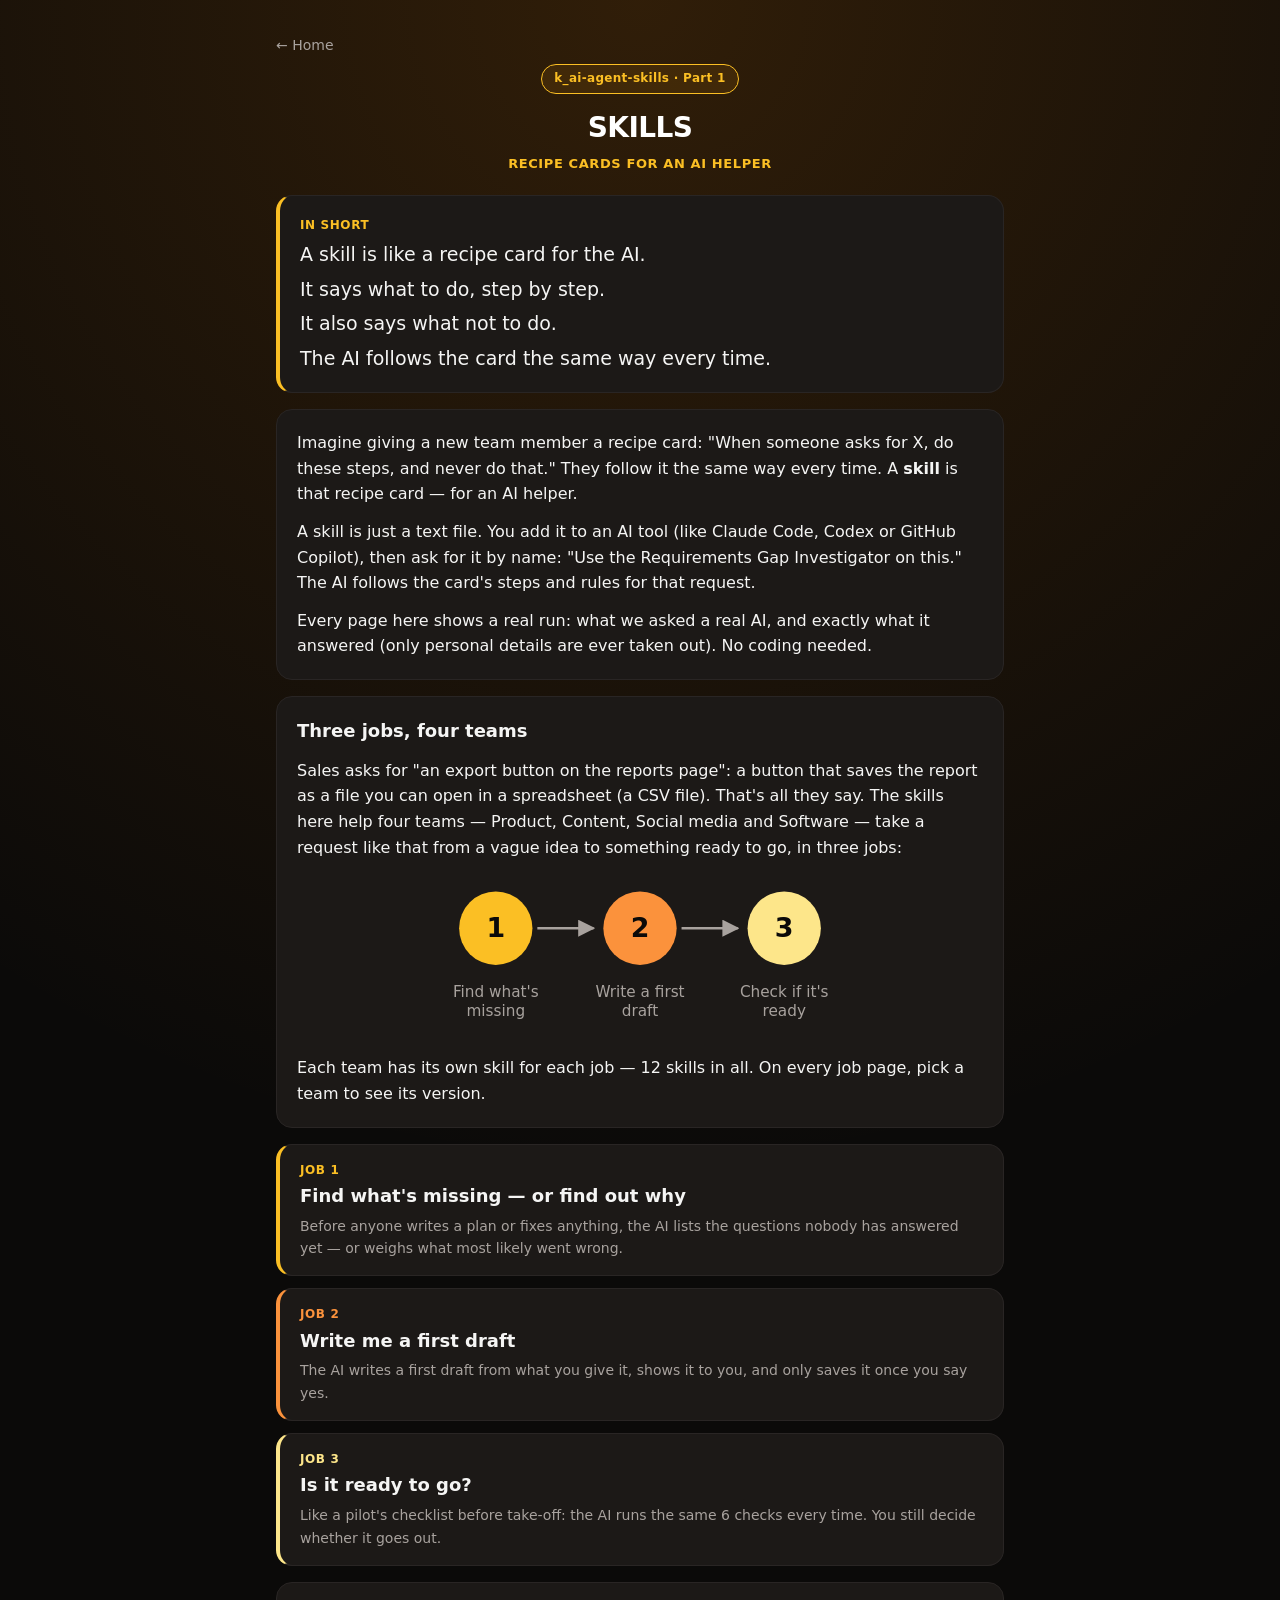
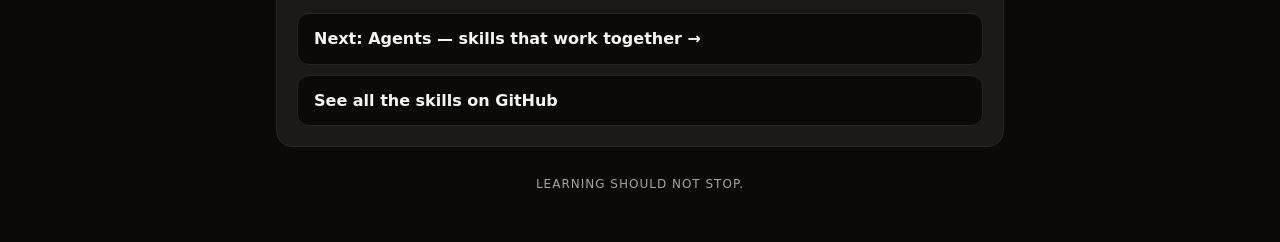
<file: web/skills/index.html>
<!doctype html>
<html lang="en">
<head>
  <meta charset="utf-8">
  <meta name="viewport" content="width=device-width, initial-scale=1">
  <!-- Only this site's own files and the GitHub profile photo (the tab icon)
       may load. -->
  <meta http-equiv="Content-Security-Policy"
        content="default-src 'none'; script-src 'self'; connect-src https://khadir-syed.goatcounter.com; style-src 'self'; img-src 'self' https://avatars.githubusercontent.com; base-uri 'none'; form-action 'none'">
  <meta name="referrer" content="no-referrer">
  <meta name="description" content="What an AI skill is, in plain words, and the three jobs skills do for four teams — with real recorded runs.">
  <title>AI skills — k_ai-agent-skills</title>
  <link rel="icon" type="image/jpeg" href="https://avatars.githubusercontent.com/u/15974849?v=4&amp;s=64">
  <link rel="apple-touch-icon" href="https://avatars.githubusercontent.com/u/15974849?v=4&amp;s=180">
  <link rel="stylesheet" href="../style.css">
  <script src="../count.js" defer></script>
</head>
<body>
  <main class="wrap">
    <a class="back" href="../">← Home</a>
    <header class="hero">
      <span class="badge job" data-t="badge">k_ai-agent-skills · Part 1</span>
      <h1 data-t="title">Skills</h1>
      <p class="subtitle" data-t="subtitle">Recipe cards for an AI helper</p>
    </header>

    <section class="card easy" data-t="easy">
      <p class="easy-label">In short</p>
      <p>A skill is like a recipe card for the AI.</p>
      <p>It says what to do, step by step.</p>
      <p>It also says what not to do.</p>
      <p>The AI follows the card the same way every time.</p>
    </section>

    <section class="card">
      <p data-t="intro_1">Imagine giving a new team member a recipe card: "When someone asks for X, do these steps, and never do that." They follow it the same way every time. A <b>skill</b> is that recipe card — for an AI helper.</p>
      <p data-t="intro_2">A skill is just a text file. You add it to an AI tool (like Claude Code, Codex or GitHub Copilot), then ask for it by name: "Use the Requirements Gap Investigator on this." The AI follows the card's steps and rules for that request.</p>
      <p data-t="intro_3">Every page here shows a real run: what we asked a real AI, and exactly what it answered (only personal details are ever taken out). No coding needed.</p>
    </section>

    <section class="card">
      <h2 data-t="story_heading">Three jobs, four teams</h2>
      <p data-t="story_intro">Sales asks for "an export button on the reports page": a button that saves the report as a file you can open in a spreadsheet (a CSV file). That's all they say. The skills here help four teams — Product, Content, Social media and Software — take a request like that from a vague idea to something ready to go, in three jobs:</p>
      <svg class="picture" viewBox="0 0 360 150" role="img" aria-labelledby="story-title story-desc">
        <title id="story-title">Three jobs</title>
        <desc id="story-desc">Job 1 finds what's missing, job 2 writes a first draft, job 3 checks if it's ready.</desc>
        <defs><marker id="arrow" viewBox="0 0 10 10" refX="9" refY="5" markerWidth="7" markerHeight="7" orient="auto"><path class="tip" d="M0,0 L10,5 L0,10 z"/></marker></defs>
        <circle class="c-find" cx="62" cy="46" r="30"/>
        <circle class="c-draft" cx="180" cy="46" r="30"/>
        <circle class="c-check" cx="298" cy="46" r="30"/>
        <text class="on-job" x="62" y="53" text-anchor="middle">1</text>
        <text class="on-job" x="180" y="53" text-anchor="middle">2</text>
        <text class="on-job" x="298" y="53" text-anchor="middle">3</text>
        <path class="line" d="M96,46 H142" marker-end="url(#arrow)"/>
        <path class="line" d="M214,46 H260" marker-end="url(#arrow)"/>
        <text class="sub" x="62" y="102" text-anchor="middle"><tspan x="62">Find what's</tspan><tspan x="62" dy="16">missing</tspan></text>
        <text class="sub" x="180" y="102" text-anchor="middle"><tspan x="180">Write a first</tspan><tspan x="180" dy="16">draft</tspan></text>
        <text class="sub" x="298" y="102" text-anchor="middle"><tspan x="298">Check if it's</tspan><tspan x="298" dy="16">ready</tspan></text>
      </svg>
      <p data-t="story_teams">Each team has its own skill for each job — 12 skills in all. On every job page, pick a team to see its version.</p>
    </section>

    <nav aria-label="Jobs">
      <a class="job-card j-find" href="find/">
        <span class="job-num">Job 1</span>
        <span class="job-title" data-t="find_title">Find what's missing — or find out why</span>
        <span class="job-line" data-t="find_line">Before anyone writes a plan or fixes anything, the AI lists the questions nobody has answered yet — or weighs what most likely went wrong.</span>
      </a>
      <a class="job-card j-draft" href="draft/">
        <span class="job-num">Job 2</span>
        <span class="job-title" data-t="draft_title">Write me a first draft</span>
        <span class="job-line" data-t="draft_line">The AI writes a first draft from what you give it, shows it to you, and only saves it once you say yes.</span>
      </a>
      <a class="job-card j-check" href="check/">
        <span class="job-num">Job 3</span>
        <span class="job-title" data-t="check_title">Is it ready to go?</span>
        <span class="job-line" data-t="check_line">Like a pilot's checklist before take-off: the AI runs the same 6 checks every time. You still decide whether it goes out.</span>
      </a>
    </nav>

    <section class="card links">
      <a class="link-card" href="../agents/" data-t="agents_link">Next: Agents — skills that work together →</a>
      <a class="link-card" href="https://github.com/khadir-syed/k_ai-agent-skills/tree/main/skills" rel="noopener noreferrer" data-t="repo_link">See all the skills on GitHub</a>
    </section>

    <footer class="footer" data-t="footer">Learning should not stop.</footer>
  </main>
</body>
</html>
</file>
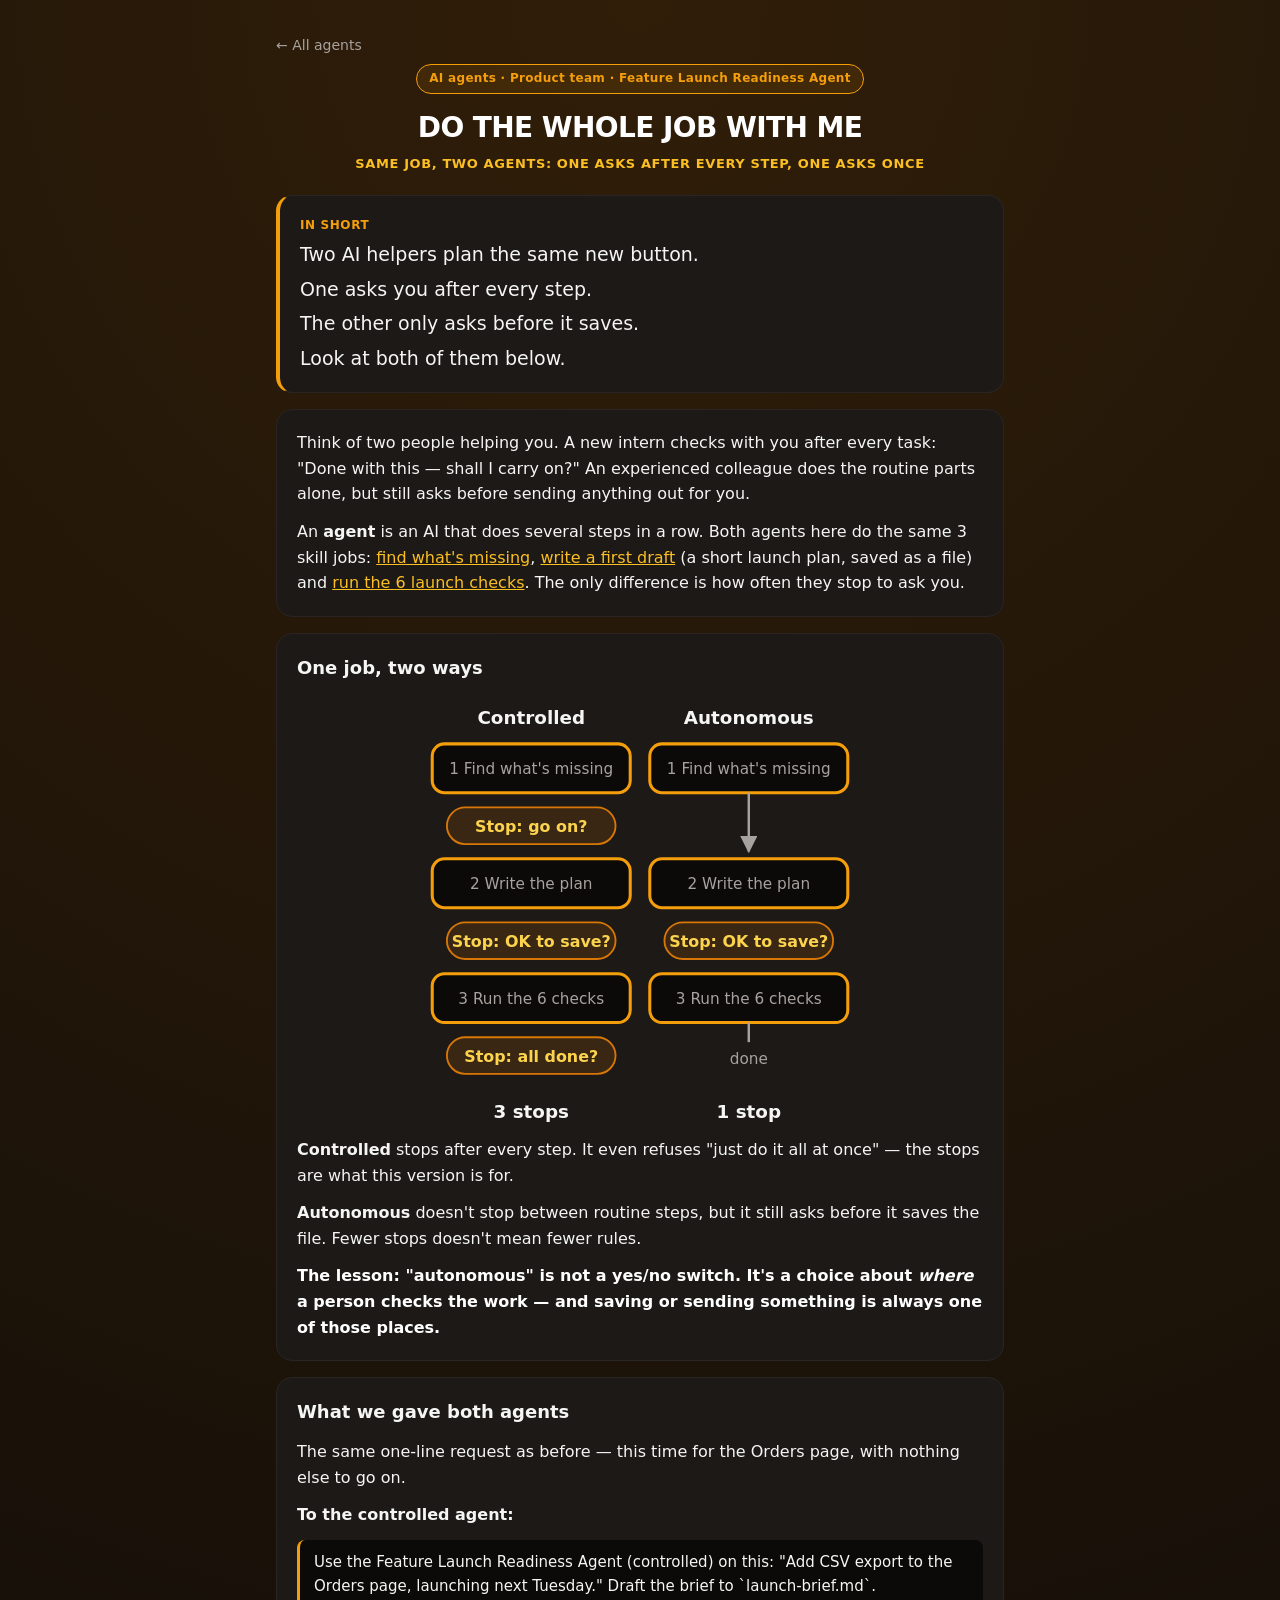
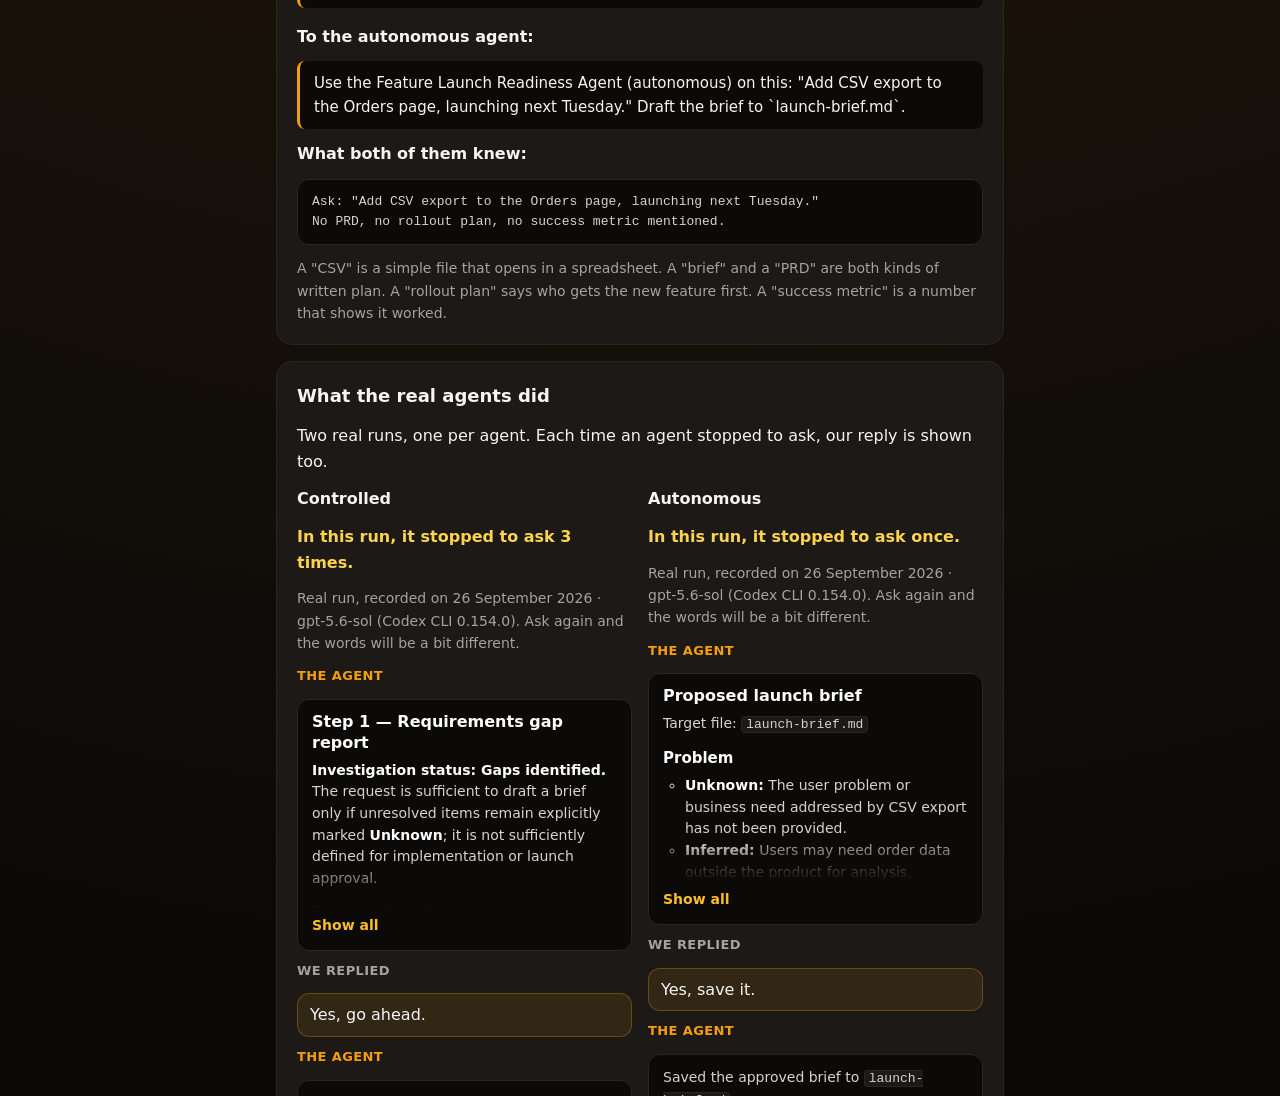
<file: web/together/index.html>
<!doctype html>
<html lang="en">
<head>
  <meta charset="utf-8">
  <meta name="viewport" content="width=device-width, initial-scale=1">
  <!-- This page moved to web/agents/together/; old links still land in the right place. -->
  <meta http-equiv="Content-Security-Policy" content="default-src 'none'; style-src 'self'; img-src 'self' https://avatars.githubusercontent.com; base-uri 'none'; form-action 'none'">
  <meta http-equiv="refresh" content="0; url=../agents/together/">
  <title>k_ai-agent-skills</title>
  <link rel="icon" type="image/jpeg" href="https://avatars.githubusercontent.com/u/15974849?v=4&amp;s=64">
  <link rel="stylesheet" href="../style.css">
</head>
<body>
  <main class="wrap">
    <p class="card">This page has moved… If nothing happens, <a class="link-card" href="../agents/together/">open its new page</a>.</p>
  </main>
</body>
</html>
</file>
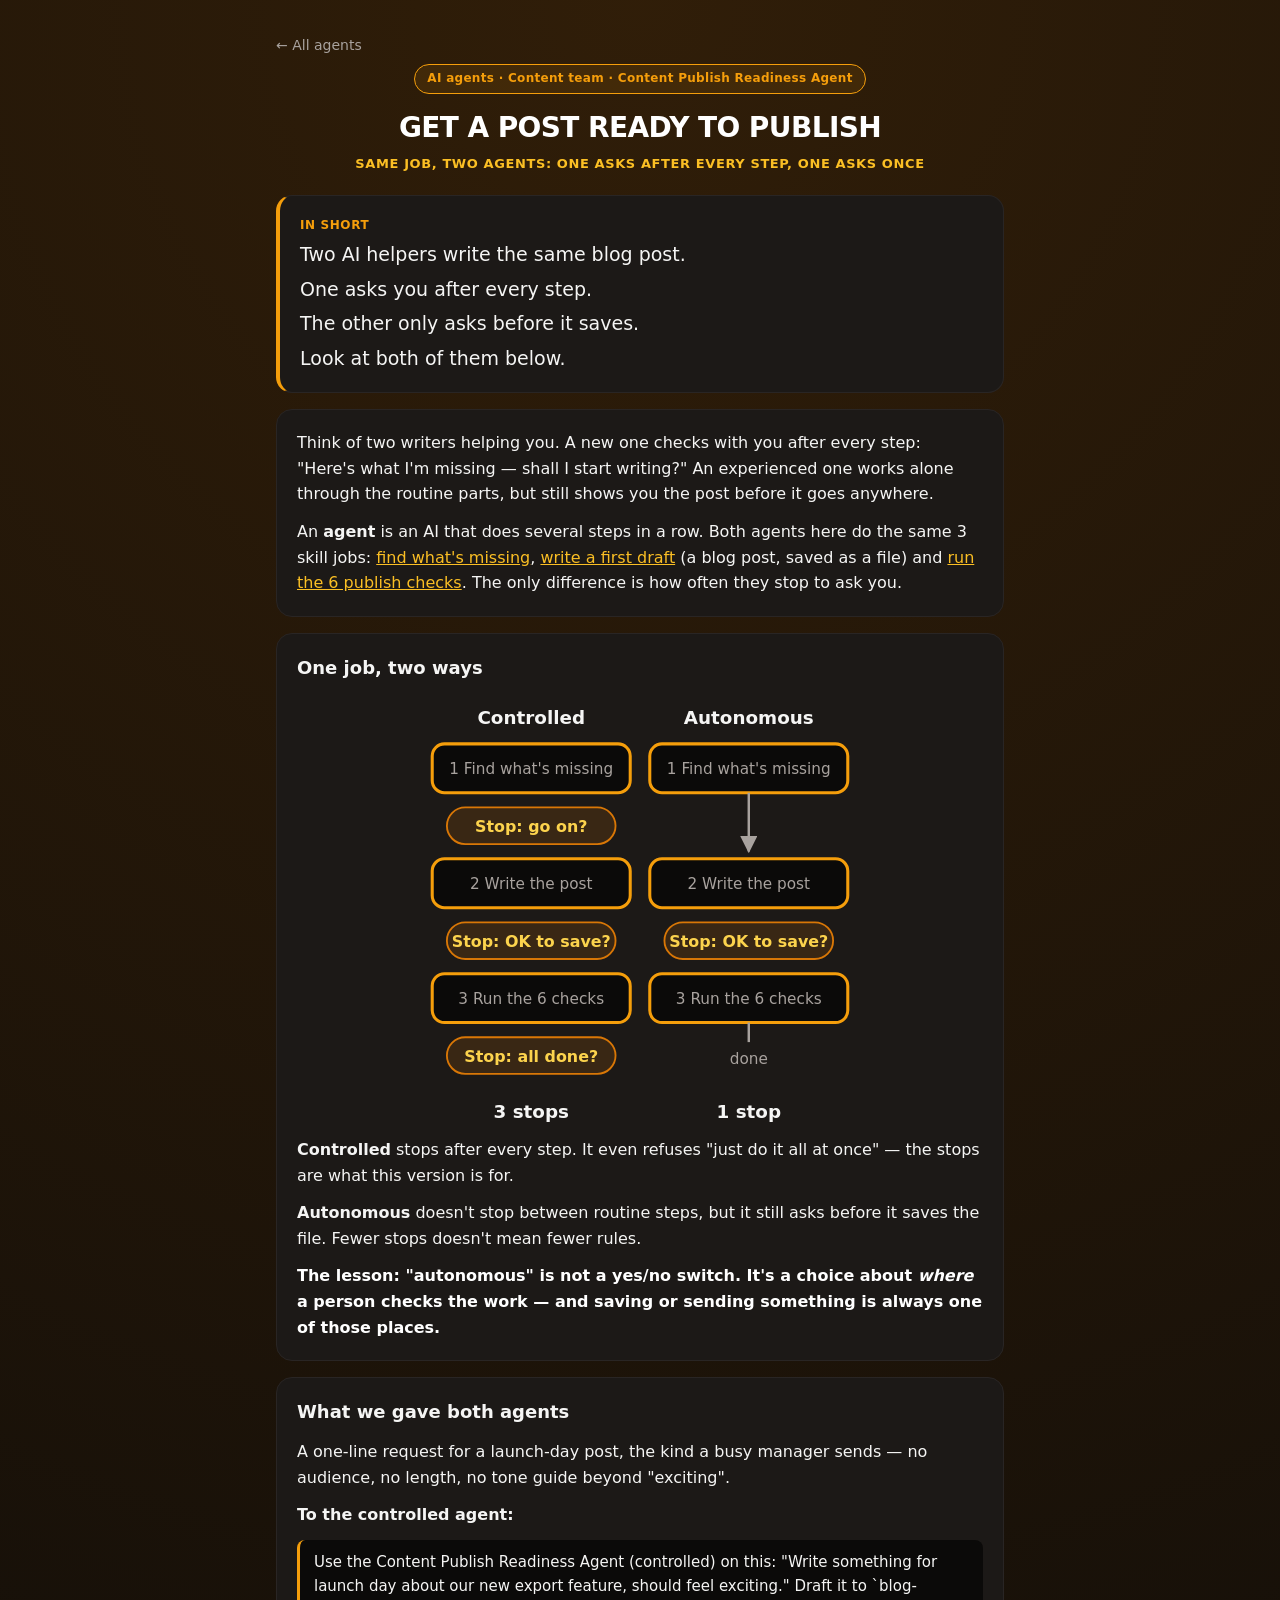
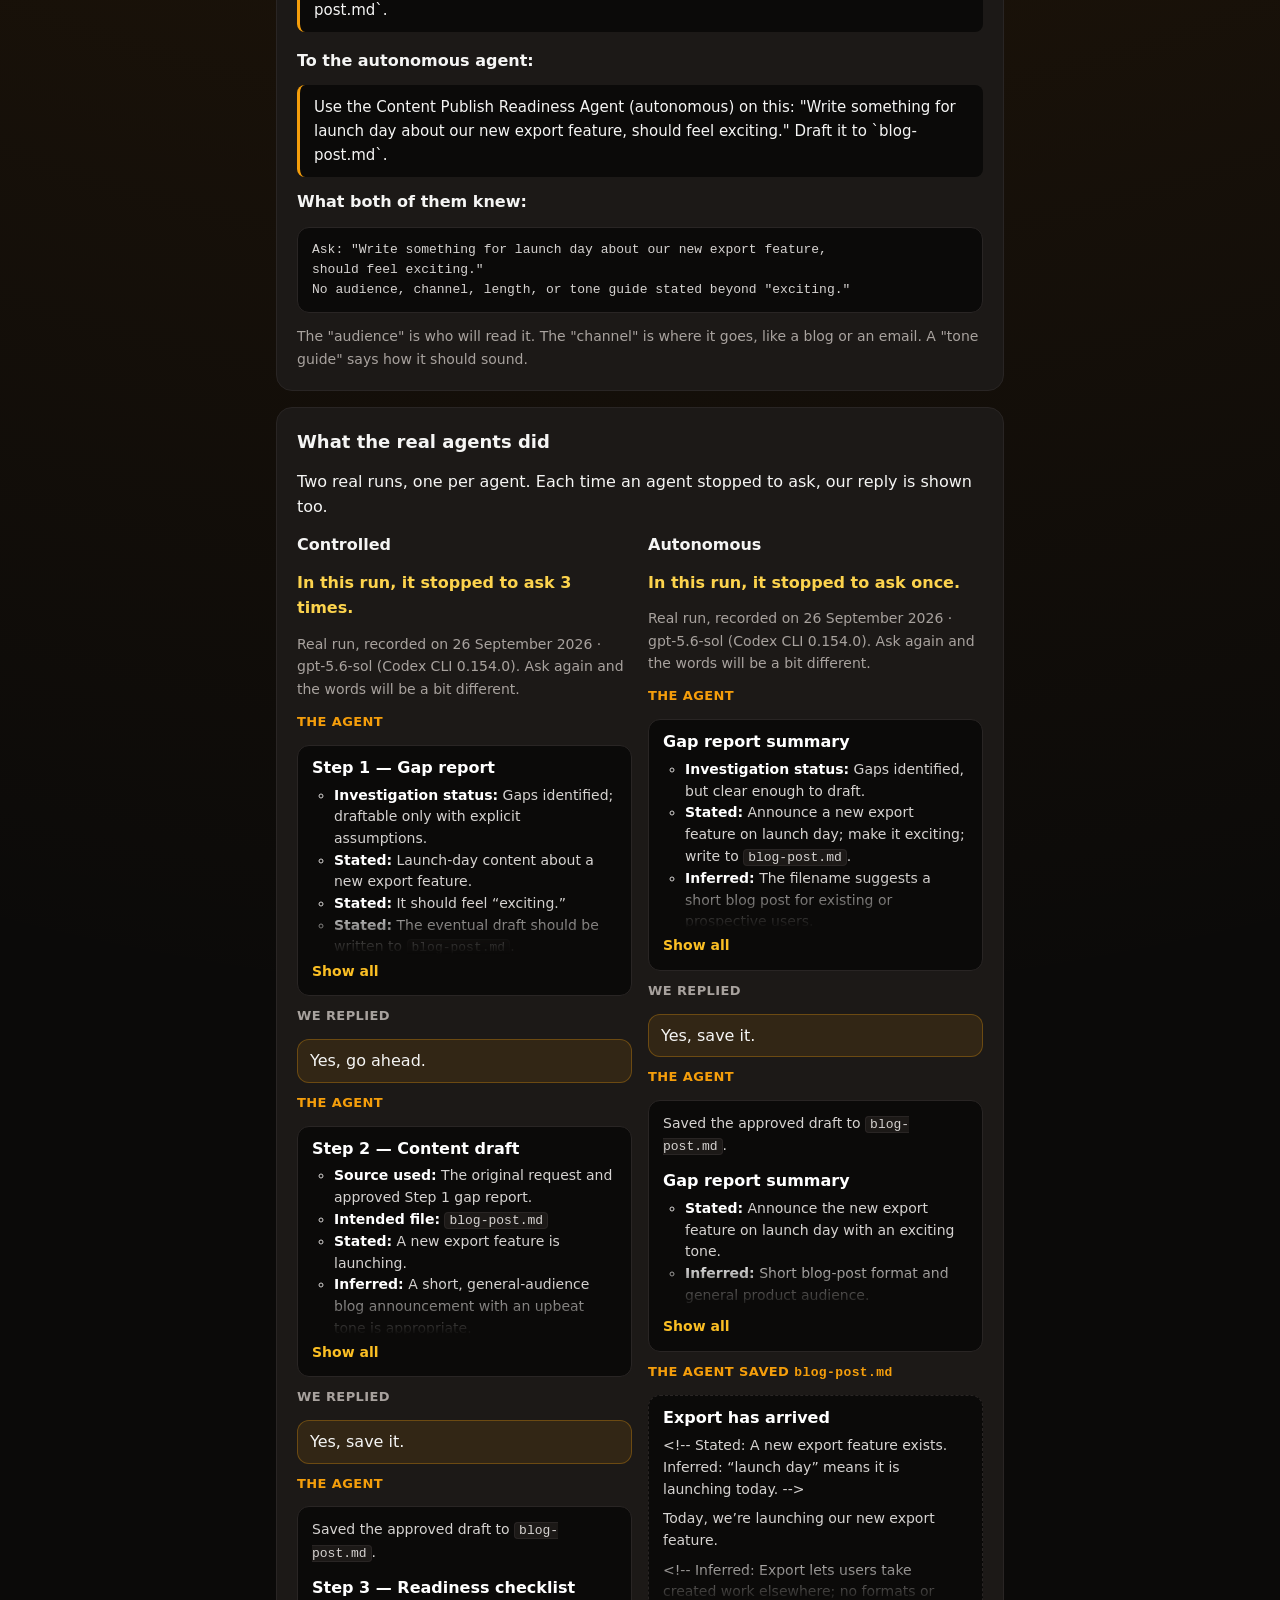
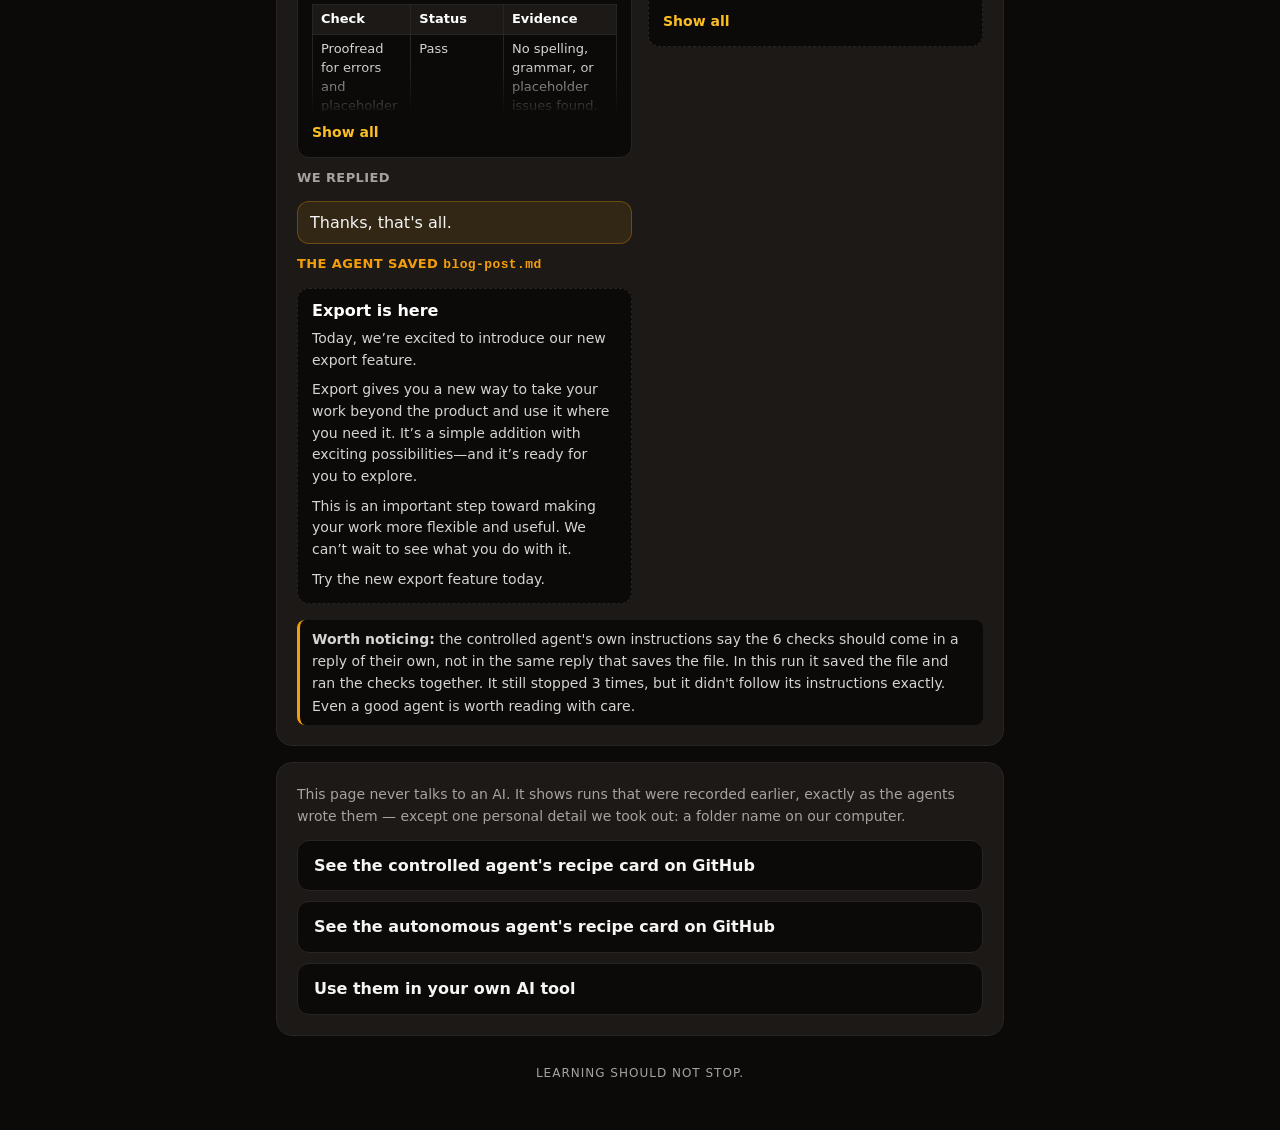
<file: web/agents/content/index.html>
<!doctype html>
<html lang="en">
<head>
  <meta charset="utf-8">
  <meta name="viewport" content="width=device-width, initial-scale=1">
  <!-- Only this site's own files and the GitHub profile photo (the tab icon)
       may load. -->
  <meta http-equiv="Content-Security-Policy"
        content="default-src 'none'; script-src 'self'; connect-src 'self' https://khadir-syed.goatcounter.com; style-src 'self'; img-src 'self' https://avatars.githubusercontent.com; base-uri 'none'; form-action 'none'">
  <meta name="referrer" content="no-referrer">
  <meta name="description" content="Two AI agents get a launch-day blog post ready: one asks you after every step, one asks only before saving. See real recorded runs side by side.">
  <title>Get a post ready to publish — k_ai-agent-skills</title>
  <link rel="icon" type="image/jpeg" href="https://avatars.githubusercontent.com/u/15974849?v=4&amp;s=64">
  <link rel="apple-touch-icon" href="https://avatars.githubusercontent.com/u/15974849?v=4&amp;s=180">
  <link rel="stylesheet" href="../../style.css">
  <script src="../../markdown.js" defer></script>
  <script src="../../run.js" defer></script>
  <script src="../../count.js" defer></script>
</head>
<body class="j-together">
  <!-- All English text lives right here, so the page reads instantly.
       data-t names each piece for future translations. -->
  <main class="wrap">
    <a class="back" href="../">← All agents</a>
    <header class="hero">
      <span class="badge job" data-t="badge">AI agents · Content team · Content Publish Readiness Agent</span>
      <h1 data-t="title">Get a post ready to publish</h1>
      <p class="subtitle" data-t="subtitle">Same job, two agents: one asks after every step, one asks once</p>
    </header>

    <section class="card easy" data-t="easy">
      <p class="easy-label">In short</p>
      <p>Two AI helpers write the same blog post.</p>
      <p>One asks you after every step.</p>
      <p>The other only asks before it saves.</p>
      <p>Look at both of them below.</p>
    </section>

    <section class="card">
      <p data-t="intro_1">Think of two writers helping you. A new one checks with you after every step: "Here's what I'm missing — shall I start writing?" An experienced one works alone through the routine parts, but still shows you the post before it goes anywhere.</p>
      <p data-t="intro_2">An <b>agent</b> is an AI that does several steps in a row. Both agents here do the same 3 skill jobs: <a class="inline-link" href="../../skills/find/">find what's missing</a>, <a class="inline-link" href="../../skills/draft/">write a first draft</a> (a blog post, saved as a file) and <a class="inline-link" href="../../skills/check/">run the 6 publish checks</a>. The only difference is how often they stop to ask you.</p>
    </section>

    <section class="card">
      <h2 data-t="compare_heading">One job, two ways</h2>
      <svg class="picture" viewBox="0 0 360 362" role="img" aria-labelledby="pic-title pic-desc">
        <title id="pic-title">Controlled vs autonomous</title>
        <desc id="pic-desc">Both agents do the same 3 steps. The controlled agent stops to ask you after step 1, before saving the file in step 2, and after step 3: 3 stops. The autonomous agent only stops once, before saving the file: 1 stop.</desc>
        <defs><marker id="arrow" viewBox="0 0 10 10" refX="9" refY="5" markerWidth="7" markerHeight="7" orient="auto"><path class="tip" d="M0,0 L10,5 L0,10 z"/></marker></defs>
        <text x="91" y="24" text-anchor="middle">Controlled</text>
        <text x="269" y="24" text-anchor="middle">Autonomous</text>
        <rect class="hot" x="10" y="40" width="162" height="40" rx="10"/>
        <text class="sub" x="91" y="65" text-anchor="middle">1  Find what's missing</text>
        <rect class="stop" x="22" y="92" width="138" height="30" rx="15"/>
        <text class="stop-text" x="91" y="112" text-anchor="middle">Stop: go on?</text>
        <rect class="hot" x="10" y="134" width="162" height="40" rx="10"/>
        <text class="sub" x="91" y="159" text-anchor="middle">2  Write the post</text>
        <rect class="stop" x="22" y="186" width="138" height="30" rx="15"/>
        <text class="stop-text" x="91" y="206" text-anchor="middle">Stop: OK to save?</text>
        <rect class="hot" x="10" y="228" width="162" height="40" rx="10"/>
        <text class="sub" x="91" y="253" text-anchor="middle">3  Run the 6 checks</text>
        <rect class="stop" x="22" y="280" width="138" height="30" rx="15"/>
        <text class="stop-text" x="91" y="300" text-anchor="middle">Stop: all done?</text>
        <text x="91" y="346" text-anchor="middle">3 stops</text>
        <rect class="hot" x="188" y="40" width="162" height="40" rx="10"/>
        <text class="sub" x="269" y="65" text-anchor="middle">1  Find what's missing</text>
        <path class="line" d="M269,80 V128" marker-end="url(#arrow)"/>
        <rect class="hot" x="188" y="134" width="162" height="40" rx="10"/>
        <text class="sub" x="269" y="159" text-anchor="middle">2  Write the post</text>
        <rect class="stop" x="200" y="186" width="138" height="30" rx="15"/>
        <text class="stop-text" x="269" y="206" text-anchor="middle">Stop: OK to save?</text>
        <rect class="hot" x="188" y="228" width="162" height="40" rx="10"/>
        <text class="sub" x="269" y="253" text-anchor="middle">3  Run the 6 checks</text>
        <path class="line" d="M269,268 V284"/>
        <text class="sub" x="269" y="302" text-anchor="middle">done</text>
        <text x="269" y="346" text-anchor="middle">1 stop</text>
      </svg>
      <p data-t="compare_1"><b>Controlled</b> stops after every step. It even refuses "just do it all at once" — the stops are what this version is for.</p>
      <p data-t="compare_2"><b>Autonomous</b> doesn't stop between routine steps, but it still asks before it saves the file. Fewer stops doesn't mean fewer rules.</p>
      <p class="lesson" data-t="lesson">The lesson: "autonomous" is not a yes/no switch. It's a choice about <i>where</i> a person checks the work — and saving or sending something is always one of those places.</p>
    </section>

    <section class="card" id="asked">
      <h2 data-t="asked_heading">What we gave both agents</h2>
      <p data-t="asked_intro">A one-line request for a launch-day post, the kind a busy manager sends — no audience, no length, no tone guide beyond "exciting".</p>
      <div data-example="agents/content/content-publish-readiness-agent-controlled/examples/launch-blog-post.md">
        <p class="try-label" data-t="asked_controlled">To the controlled agent:</p>
        <p class="prompt">Use the Content Publish Readiness Agent (controlled) on this: "Write something for launch day about our new export feature, should feel exciting." Draft it to `blog-post.md`.</p>
      </div>
      <div data-example="agents/content/content-publish-readiness-agent-autonomous/examples/launch-blog-post.md">
        <p class="try-label" data-t="asked_autonomous">To the autonomous agent:</p>
        <p class="prompt">Use the Content Publish Readiness Agent (autonomous) on this: "Write something for launch day about our new export feature, should feel exciting." Draft it to `blog-post.md`.</p>
        <p class="try-label" data-t="asked_context">What both of them knew:</p>
        <pre class="evidence">Ask: "Write something for launch day about our new export feature,
should feel exciting."
No audience, channel, length, or tone guide stated beyond "exciting."</pre>
      </div>
      <p class="muted" data-t="asked_note">The "audience" is who will read it. The "channel" is where it goes, like a blog or an email. A "tone guide" says how it should sound.</p>
    </section>

    <section class="card">
      <h2 data-t="runs_heading">What the real agents did</h2>
      <p data-t="runs_intro">Two real runs, one per agent. Each time an agent stopped to ask, our reply is shown too.</p>
      <div class="side-by-side">
        <div class="run" id="run-controlled" data-run="content-publish-readiness-agent-controlled"
             data-recorded="Real run, recorded on" data-vary="Ask again and the words will be a bit different."
             data-ai="The agent" data-you="We replied" data-file="The agent saved"
             data-show="Show all" data-less="Show less"
             data-stops="In this run, it stopped to ask {n} times." data-stops-one="In this run, it stopped to ask once."
             data-missing="This real run hasn't been added yet."
             data-failed="Sorry — the recorded run couldn't load. Check your internet connection and refresh the page.">
          <p class="side-title">Controlled</p>
          <p class="stops"></p>
          <p class="run-meta"></p>
          <ol class="turns"></ol>
          <p class="run-status muted" role="status">Loading the recorded run…</p>
        </div>
        <div class="run" id="run-autonomous" data-run="content-publish-readiness-agent-autonomous"
             data-recorded="Real run, recorded on" data-vary="Ask again and the words will be a bit different."
             data-ai="The agent" data-you="We replied" data-file="The agent saved"
             data-show="Show all" data-less="Show less"
             data-stops="In this run, it stopped to ask {n} times." data-stops-one="In this run, it stopped to ask once."
             data-missing="This real run hasn't been added yet."
             data-failed="Sorry — the recorded run couldn't load. Check your internet connection and refresh the page.">
          <p class="side-title">Autonomous</p>
          <p class="stops"></p>
          <p class="run-meta"></p>
          <ol class="turns"></ol>
          <p class="run-status muted" role="status">Loading the recorded run…</p>
        </div>
      </div>
      <noscript><p class="warning">Showing the recorded runs needs JavaScript switched on in your browser.</p></noscript>
      <p class="plain-words" data-t="notice"><b>Worth noticing:</b> the controlled agent's own instructions say the 6 checks should come in a reply of their own, not in the same reply that saves the file. In this run it saved the file and ran the checks together. It still stopped 3 times, but it didn't follow its instructions exactly. Even a good agent is worth reading with care.</p>
    </section>

    <section class="card links">
      <p class="muted" data-t="private_note">This page never talks to an AI. It shows runs that were recorded earlier, exactly as the agents wrote them — except one personal detail we took out: a folder name on our computer.</p>
      <a class="link-card" href="https://github.com/khadir-syed/k_ai-agent-skills/tree/main/agents/content/content-publish-readiness-agent-controlled" rel="noopener noreferrer" data-t="controlled_link">See the controlled agent's recipe card on GitHub</a>
      <a class="link-card" href="https://github.com/khadir-syed/k_ai-agent-skills/tree/main/agents/content/content-publish-readiness-agent-autonomous" rel="noopener noreferrer" data-t="autonomous_link">See the autonomous agent's recipe card on GitHub</a>
      <a class="link-card" href="https://github.com/khadir-syed/k_ai-agent-skills#using-the-install-script" rel="noopener noreferrer" data-t="install_link">Use them in your own AI tool</a>
    </section>

    <footer class="footer" data-t="footer">Learning should not stop.</footer>
  </main>
</body>
</html>
</file>
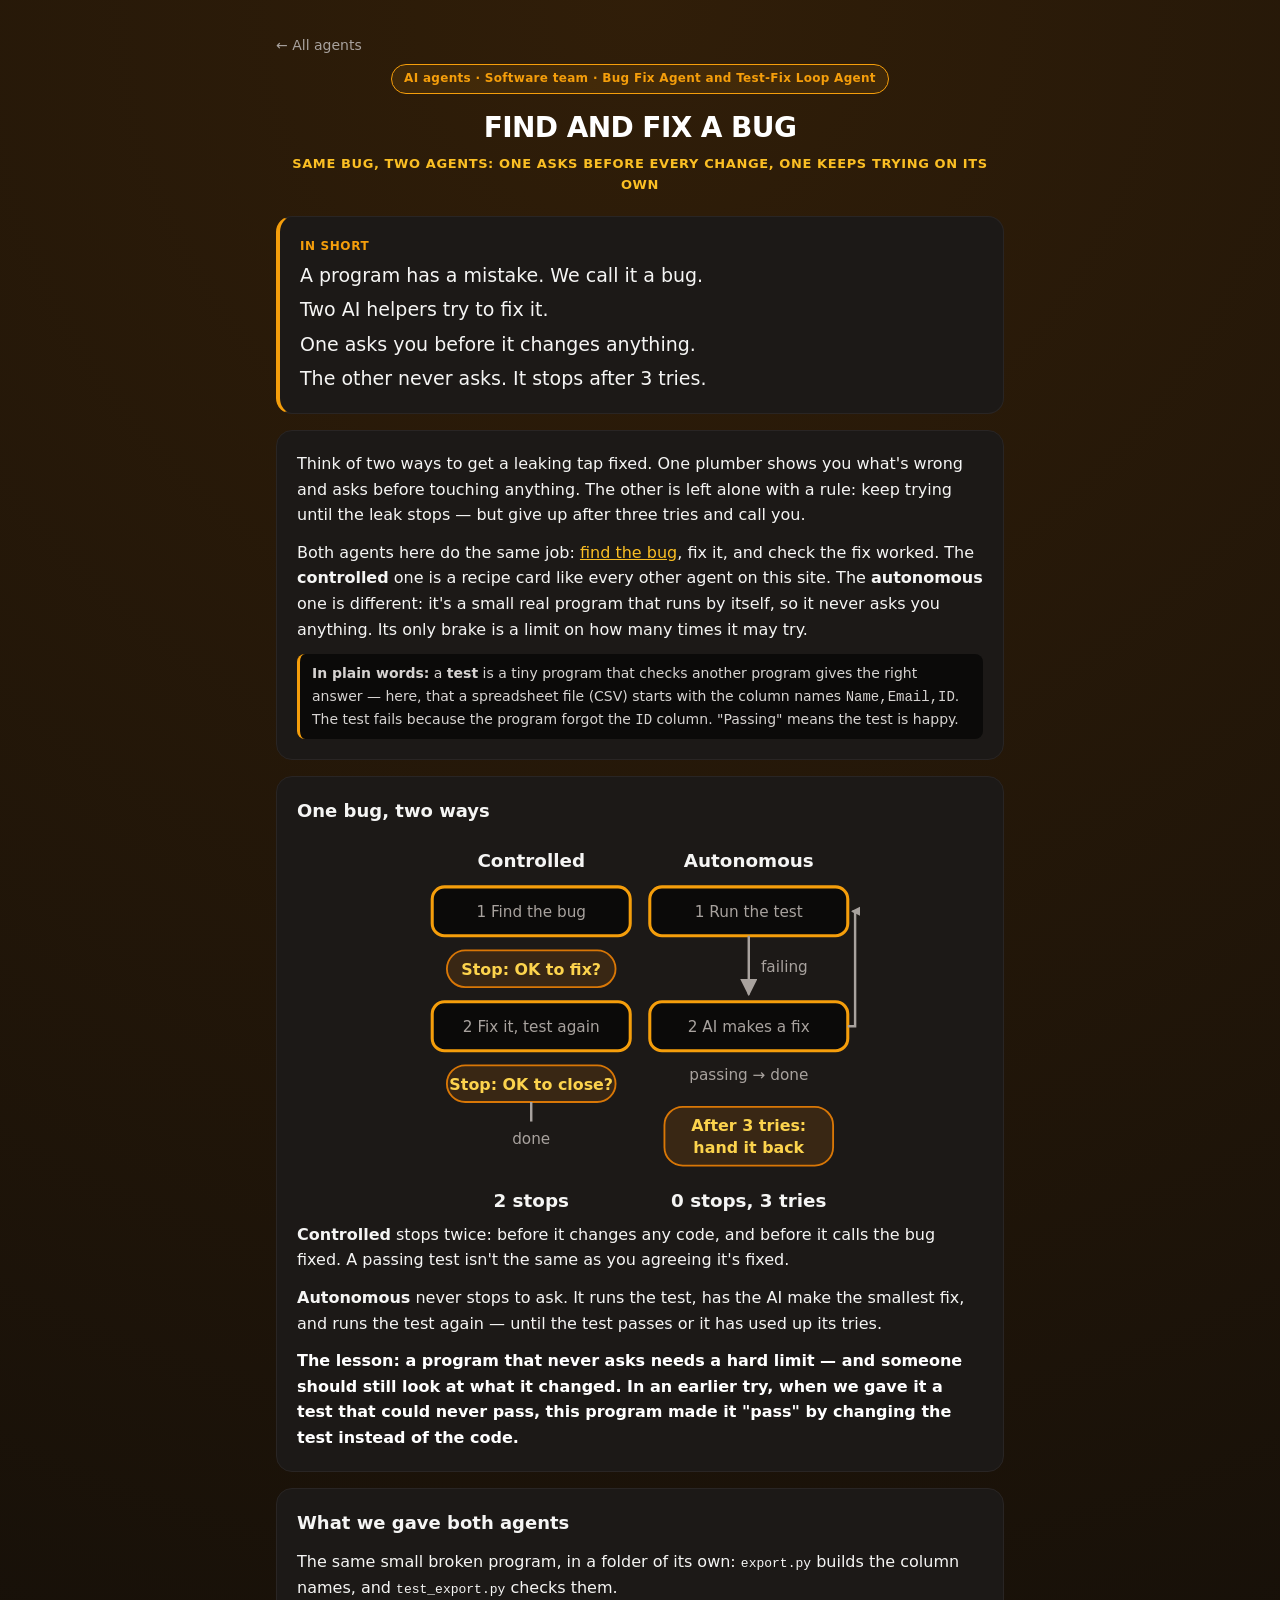
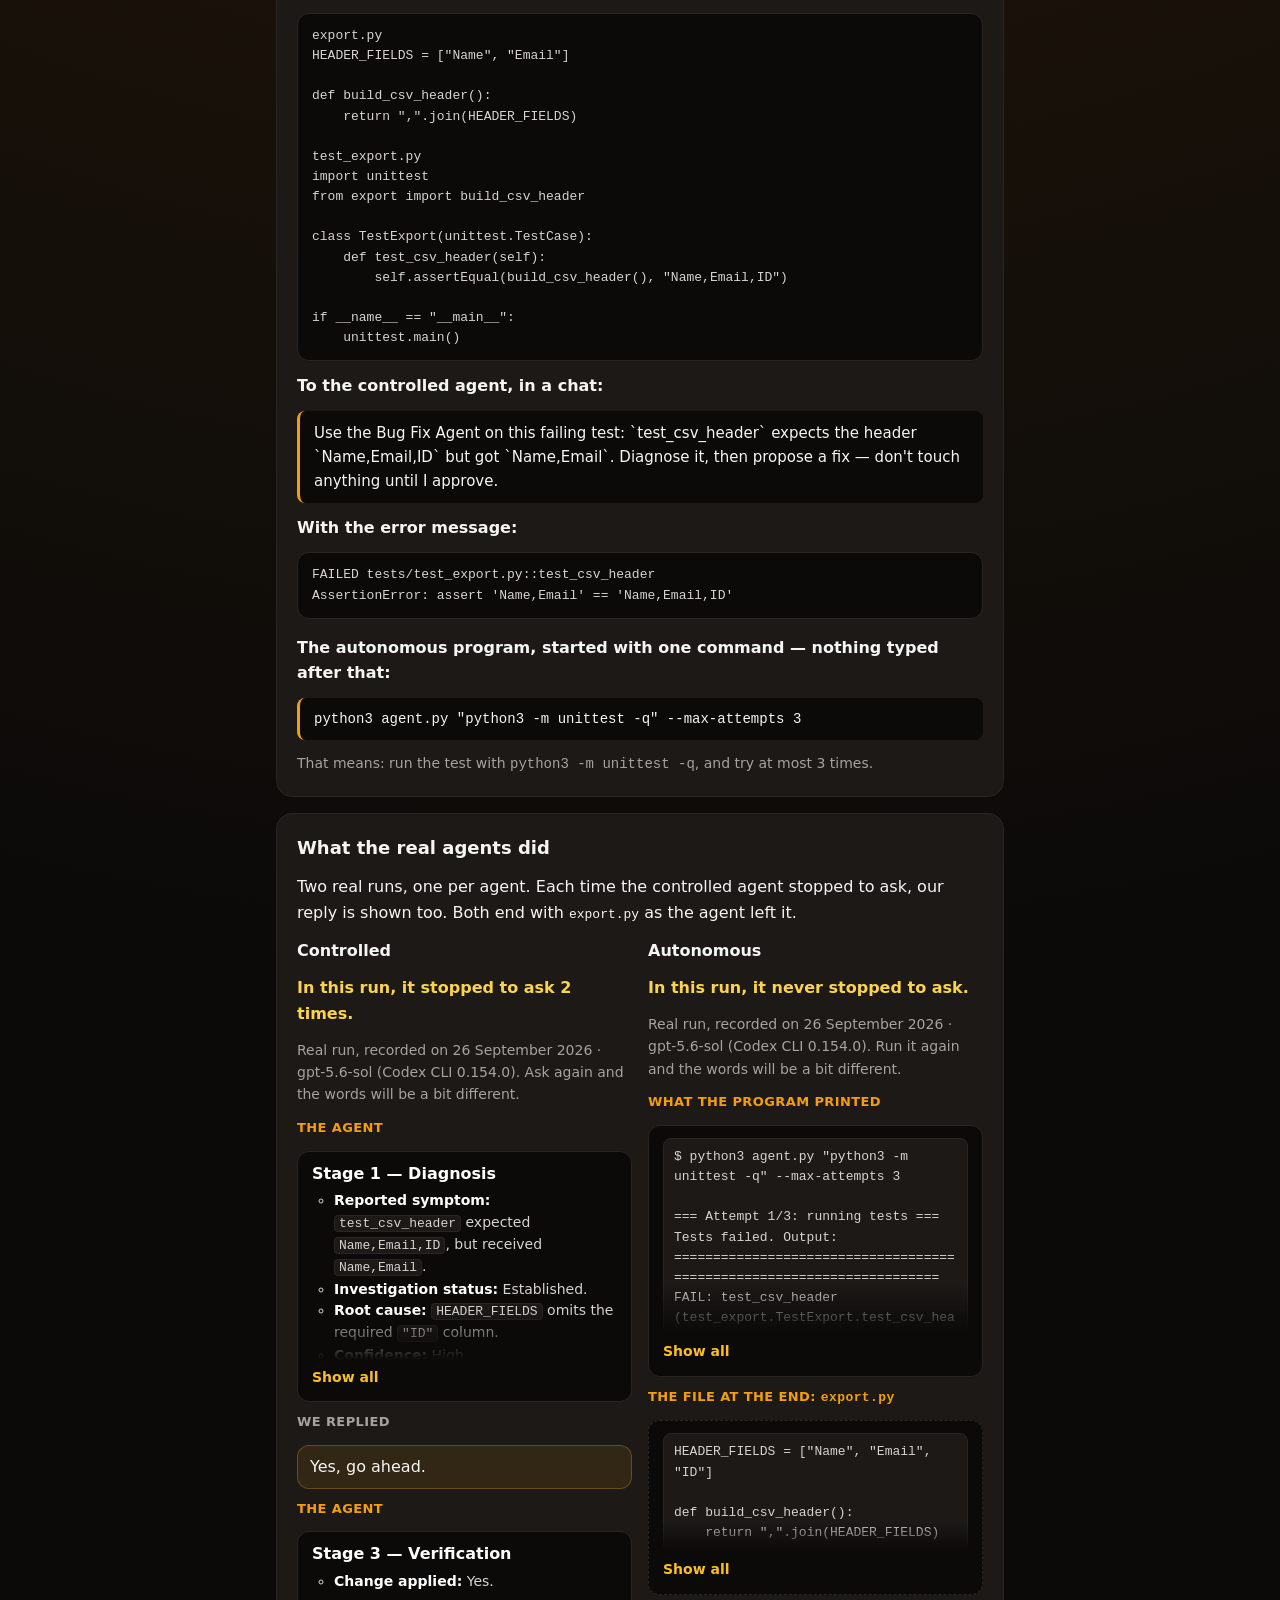
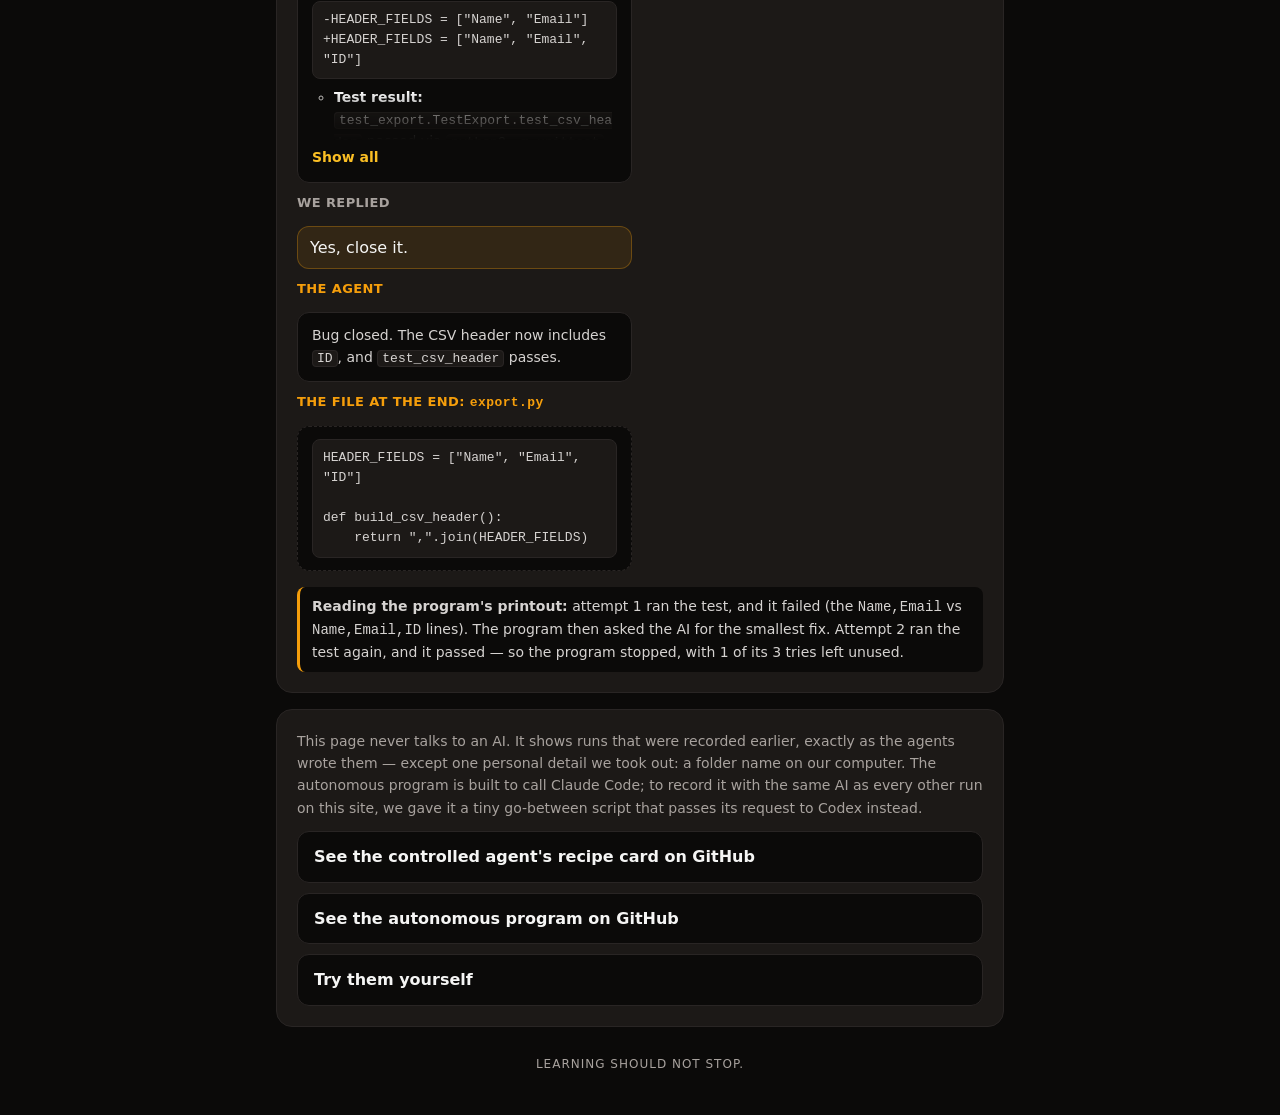
<file: web/agents/software/index.html>
<!doctype html>
<html lang="en">
<head>
  <meta charset="utf-8">
  <meta name="viewport" content="width=device-width, initial-scale=1">
  <!-- Only this site's own files and the GitHub profile photo (the tab icon)
       may load. -->
  <meta http-equiv="Content-Security-Policy"
        content="default-src 'none'; script-src 'self'; connect-src 'self' https://khadir-syed.goatcounter.com; style-src 'self'; img-src 'self' https://avatars.githubusercontent.com; base-uri 'none'; form-action 'none'">
  <meta name="referrer" content="no-referrer">
  <meta name="description" content="Two AI agents fix the same bug: one asks you before every change, one keeps trying on its own until the tests pass or it hits a limit. See real recorded runs side by side.">
  <title>Find and fix a bug — k_ai-agent-skills</title>
  <link rel="icon" type="image/jpeg" href="https://avatars.githubusercontent.com/u/15974849?v=4&amp;s=64">
  <link rel="apple-touch-icon" href="https://avatars.githubusercontent.com/u/15974849?v=4&amp;s=180">
  <link rel="stylesheet" href="../../style.css">
  <script src="../../markdown.js" defer></script>
  <script src="../../run.js" defer></script>
  <script src="../../count.js" defer></script>
</head>
<body class="j-together">
  <!-- All English text lives right here, so the page reads instantly.
       data-t names each piece for future translations. -->
  <main class="wrap">
    <a class="back" href="../">← All agents</a>
    <header class="hero">
      <span class="badge job" data-t="badge">AI agents · Software team · Bug Fix Agent and Test-Fix Loop Agent</span>
      <h1 data-t="title">Find and fix a bug</h1>
      <p class="subtitle" data-t="subtitle">Same bug, two agents: one asks before every change, one keeps trying on its own</p>
    </header>

    <section class="card easy" data-t="easy">
      <p class="easy-label">In short</p>
      <p>A program has a mistake. We call it a bug.</p>
      <p>Two AI helpers try to fix it.</p>
      <p>One asks you before it changes anything.</p>
      <p>The other never asks. It stops after 3 tries.</p>
    </section>

    <section class="card">
      <p data-t="intro_1">Think of two ways to get a leaking tap fixed. One plumber shows you what's wrong and asks before touching anything. The other is left alone with a rule: keep trying until the leak stops — but give up after three tries and call you.</p>
      <p data-t="intro_2">Both agents here do the same job: <a class="inline-link" href="../../skills/find/">find the bug</a>, fix it, and check the fix worked. The <b>controlled</b> one is a recipe card like every other agent on this site. The <b>autonomous</b> one is different: it's a small real program that runs by itself, so it never asks you anything. Its only brake is a limit on how many times it may try.</p>
      <p class="plain-words" data-t="plain"><b>In plain words:</b> a <b>test</b> is a tiny program that checks another program gives the right answer — here, that a spreadsheet file (CSV) starts with the column names <code>Name,Email,ID</code>. The test fails because the program forgot the <code>ID</code> column. "Passing" means the test is happy.</p>
    </section>

    <section class="card">
      <h2 data-t="compare_heading">One bug, two ways</h2>
      <svg class="picture" viewBox="0 0 360 314" role="img" aria-labelledby="pic-title pic-desc">
        <title id="pic-title">Controlled vs autonomous</title>
        <desc id="pic-desc">The controlled agent finds the bug and suggests a fix, then stops to ask before changing anything; it makes the fix and runs the test again, then stops to ask before calling it fixed: 2 stops. The autonomous program runs the test, asks the AI for a fix if it fails, and runs the test again, up to 3 tries. It never asks you; if it runs out of tries, it hands the problem back to you.</desc>
        <defs><marker id="arrow" viewBox="0 0 10 10" refX="9" refY="5" markerWidth="7" markerHeight="7" orient="auto"><path class="tip" d="M0,0 L10,5 L0,10 z"/></marker></defs>
        <text x="91" y="24" text-anchor="middle">Controlled</text>
        <text x="269" y="24" text-anchor="middle">Autonomous</text>
        <rect class="hot" x="10" y="40" width="162" height="40" rx="10"/>
        <text class="sub" x="91" y="65" text-anchor="middle">1  Find the bug</text>
        <rect class="stop" x="22" y="92" width="138" height="30" rx="15"/>
        <text class="stop-text" x="91" y="112" text-anchor="middle">Stop: OK to fix?</text>
        <rect class="hot" x="10" y="134" width="162" height="40" rx="10"/>
        <text class="sub" x="91" y="159" text-anchor="middle">2  Fix it, test again</text>
        <rect class="stop" x="22" y="186" width="138" height="30" rx="15"/>
        <text class="stop-text" x="91" y="206" text-anchor="middle">Stop: OK to close?</text>
        <path class="line" d="M91,216 V232"/>
        <text class="sub" x="91" y="250" text-anchor="middle">done</text>
        <text x="91" y="302" text-anchor="middle">2 stops</text>
        <rect class="hot" x="188" y="40" width="162" height="40" rx="10"/>
        <text class="sub" x="269" y="65" text-anchor="middle">1  Run the test</text>
        <path class="line" d="M269,80 V128" marker-end="url(#arrow)"/>
        <text class="sub" x="279" y="110">failing</text>
        <rect class="hot" x="188" y="134" width="162" height="40" rx="10"/>
        <text class="sub" x="269" y="159" text-anchor="middle">2  AI makes a fix</text>
        <path class="line" d="M350,154 H356 V60 H354" marker-end="url(#arrow)"/>
        <text class="sub" x="269" y="198" text-anchor="middle">passing → done</text>
        <rect class="stop" x="200" y="220" width="138" height="48" rx="15"/>
        <text class="stop-text" x="269" y="240" text-anchor="middle">After 3 tries:</text>
        <text class="stop-text" x="269" y="258" text-anchor="middle">hand it back</text>
        <text x="269" y="302" text-anchor="middle">0 stops, 3 tries</text>
      </svg>
      <p data-t="compare_1"><b>Controlled</b> stops twice: before it changes any code, and before it calls the bug fixed. A passing test isn't the same as you agreeing it's fixed.</p>
      <p data-t="compare_2"><b>Autonomous</b> never stops to ask. It runs the test, has the AI make the smallest fix, and runs the test again — until the test passes or it has used up its tries.</p>
      <p class="lesson" data-t="lesson">The lesson: a program that never asks needs a hard limit — and someone should still look at what it changed. In an earlier try, when we gave it a test that could never pass, this program made it "pass" by changing the test instead of the code.</p>
    </section>

    <section class="card" id="asked">
      <h2 data-t="asked_heading">What we gave both agents</h2>
      <p data-t="asked_intro">The same small broken program, in a folder of its own: <code>export.py</code> builds the column names, and <code>test_export.py</code> checks them.</p>
      <pre class="evidence" data-t="files">export.py
HEADER_FIELDS = ["Name", "Email"]

def build_csv_header():
    return ",".join(HEADER_FIELDS)

test_export.py
import unittest
from export import build_csv_header

class TestExport(unittest.TestCase):
    def test_csv_header(self):
        self.assertEqual(build_csv_header(), "Name,Email,ID")

if __name__ == "__main__":
    unittest.main()</pre>
      <div data-example="agents/software/bug-fix-agent/examples/failing-test-scenario.md">
        <p class="try-label" data-t="asked_controlled">To the controlled agent, in a chat:</p>
        <p class="prompt">Use the Bug Fix Agent on this failing test: `test_csv_header` expects the header `Name,Email,ID` but got `Name,Email`. Diagnose it, then propose a fix — don't touch anything until I approve.</p>
        <p class="try-label" data-t="asked_evidence">With the error message:</p>
        <pre class="evidence">FAILED tests/test_export.py::test_csv_header
AssertionError: assert 'Name,Email' == 'Name,Email,ID'</pre>
      </div>
      <div data-example="agents/software/test-fix-loop-agent/examples/sample-run-transcript.md">
        <p class="try-label" data-t="asked_autonomous">The autonomous program, started with one command — nothing typed after that:</p>
        <p class="prompt command">python3 agent.py "python3 -m unittest -q" --max-attempts 3</p>
        <p class="muted" data-t="asked_command">That means: run the test with <code>python3 -m unittest -q</code>, and try at most 3 times.</p>
      </div>
    </section>

    <section class="card">
      <h2 data-t="runs_heading">What the real agents did</h2>
      <p data-t="runs_intro">Two real runs, one per agent. Each time the controlled agent stopped to ask, our reply is shown too. Both end with <code>export.py</code> as the agent left it.</p>
      <div class="side-by-side">
        <div class="run" id="run-controlled" data-run="bug-fix-agent"
             data-recorded="Real run, recorded on" data-vary="Ask again and the words will be a bit different."
             data-ai="The agent" data-you="We replied" data-file="The file at the end:"
             data-show="Show all" data-less="Show less"
             data-stops="In this run, it stopped to ask {n} times." data-stops-one="In this run, it stopped to ask once."
             data-missing="This real run hasn't been added yet."
             data-failed="Sorry — the recorded run couldn't load. Check your internet connection and refresh the page.">
          <p class="side-title">Controlled</p>
          <p class="stops"></p>
          <p class="run-meta"></p>
          <ol class="turns"></ol>
          <p class="run-status muted" role="status">Loading the recorded run…</p>
        </div>
        <div class="run" id="run-autonomous" data-run="test-fix-loop-agent"
             data-recorded="Real run, recorded on" data-vary="Run it again and the words will be a bit different."
             data-ai="What the program printed" data-you="We replied" data-file="The file at the end:"
             data-show="Show all" data-less="Show less"
             data-stops="In this run, it stopped to ask {n} times." data-stops-one="In this run, it stopped to ask once."
             data-stops-none="In this run, it never stopped to ask."
             data-missing="This real run hasn't been added yet."
             data-failed="Sorry — the recorded run couldn't load. Check your internet connection and refresh the page.">
          <p class="side-title">Autonomous</p>
          <p class="stops"></p>
          <p class="run-meta"></p>
          <ol class="turns"></ol>
          <p class="run-status muted" role="status">Loading the recorded run…</p>
        </div>
      </div>
      <noscript><p class="warning">Showing the recorded runs needs JavaScript switched on in your browser.</p></noscript>
      <p class="plain-words" data-t="reading"><b>Reading the program's printout:</b> attempt 1 ran the test, and it failed (the <code>Name,Email</code> vs <code>Name,Email,ID</code> lines). The program then asked the AI for the smallest fix. Attempt 2 ran the test again, and it passed — so the program stopped, with 1 of its 3 tries left unused.</p>
    </section>

    <section class="card links">
      <p class="muted" data-t="private_note">This page never talks to an AI. It shows runs that were recorded earlier, exactly as the agents wrote them — except one personal detail we took out: a folder name on our computer. The autonomous program is built to call Claude Code; to record it with the same AI as every other run on this site, we gave it a tiny go-between script that passes its request to Codex instead.</p>
      <a class="link-card" href="https://github.com/khadir-syed/k_ai-agent-skills/tree/main/agents/software/bug-fix-agent" rel="noopener noreferrer" data-t="controlled_link">See the controlled agent's recipe card on GitHub</a>
      <a class="link-card" href="https://github.com/khadir-syed/k_ai-agent-skills/tree/main/agents/software/test-fix-loop-agent" rel="noopener noreferrer" data-t="autonomous_link">See the autonomous program on GitHub</a>
      <a class="link-card" href="https://github.com/khadir-syed/k_ai-agent-skills/tree/main/agents#try-the-samples" rel="noopener noreferrer" data-t="install_link">Try them yourself</a>
    </section>

    <footer class="footer" data-t="footer">Learning should not stop.</footer>
  </main>
</body>
</html>
</file>
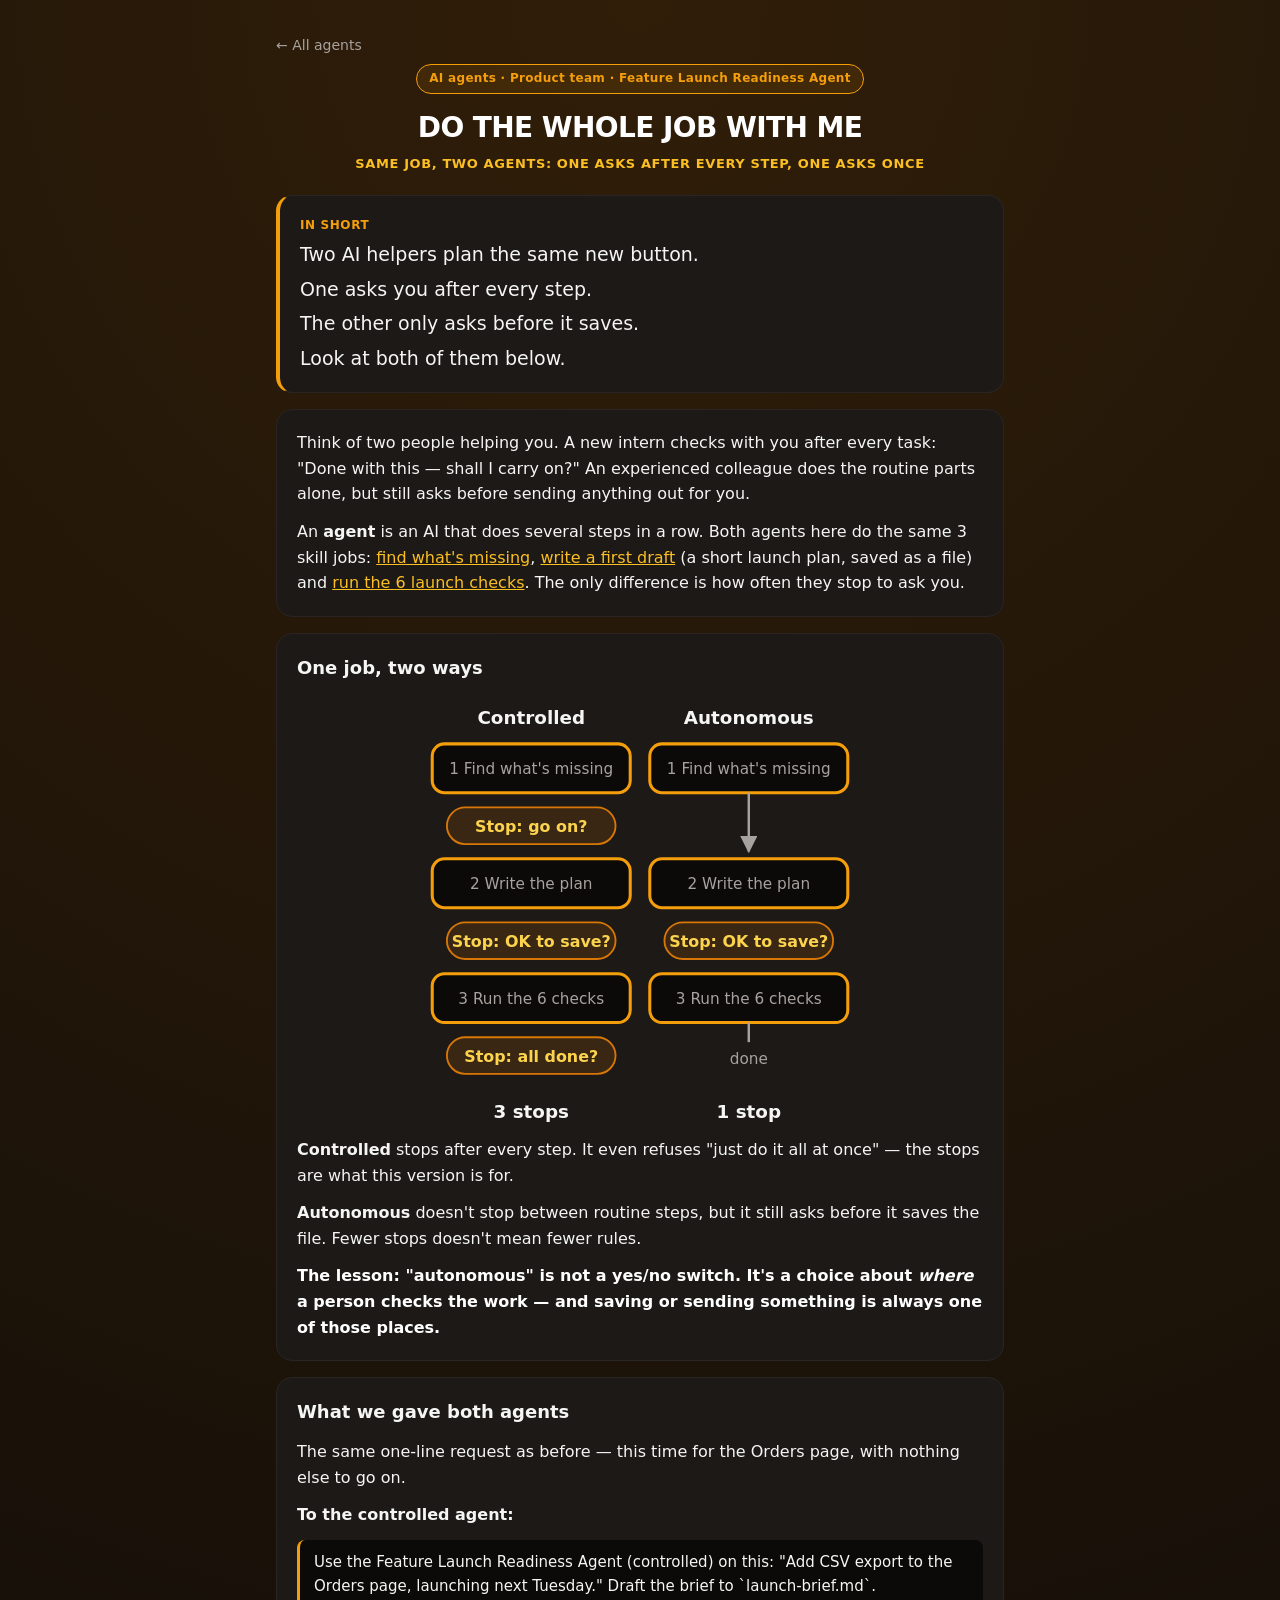
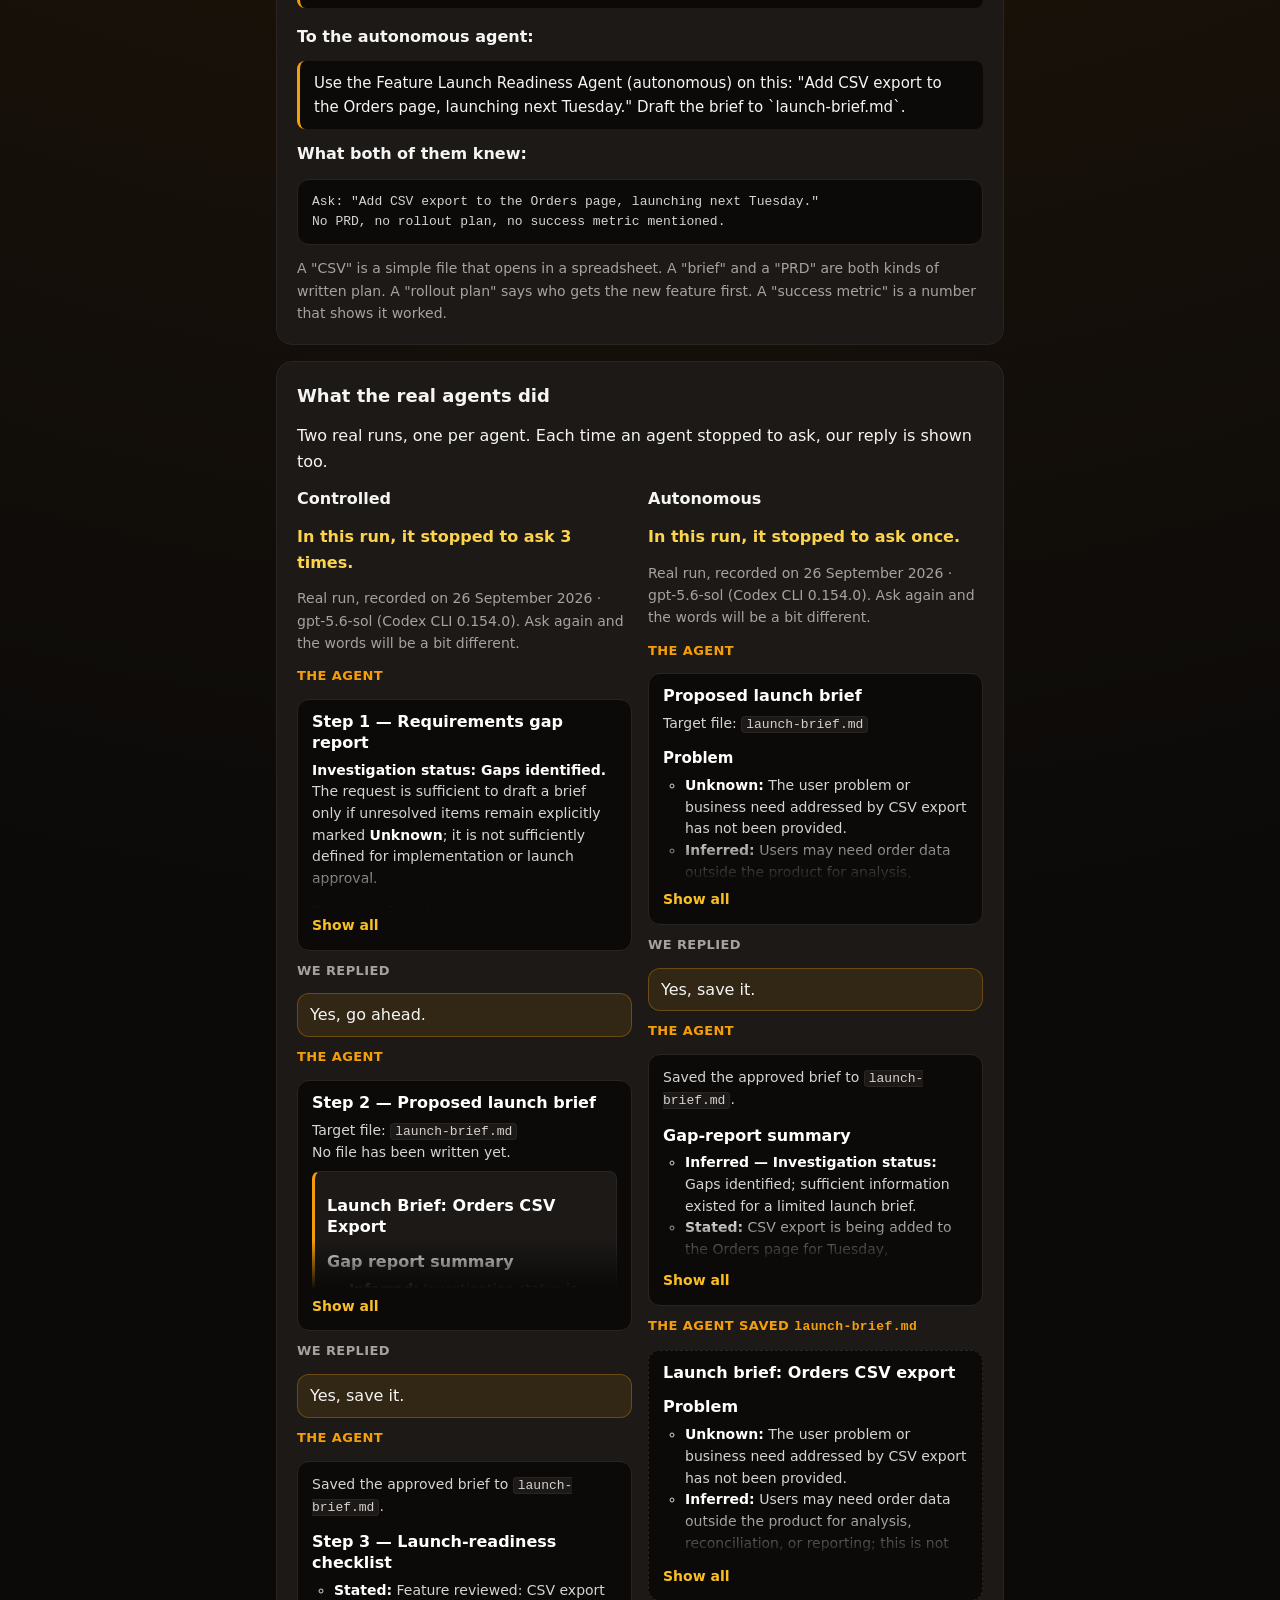
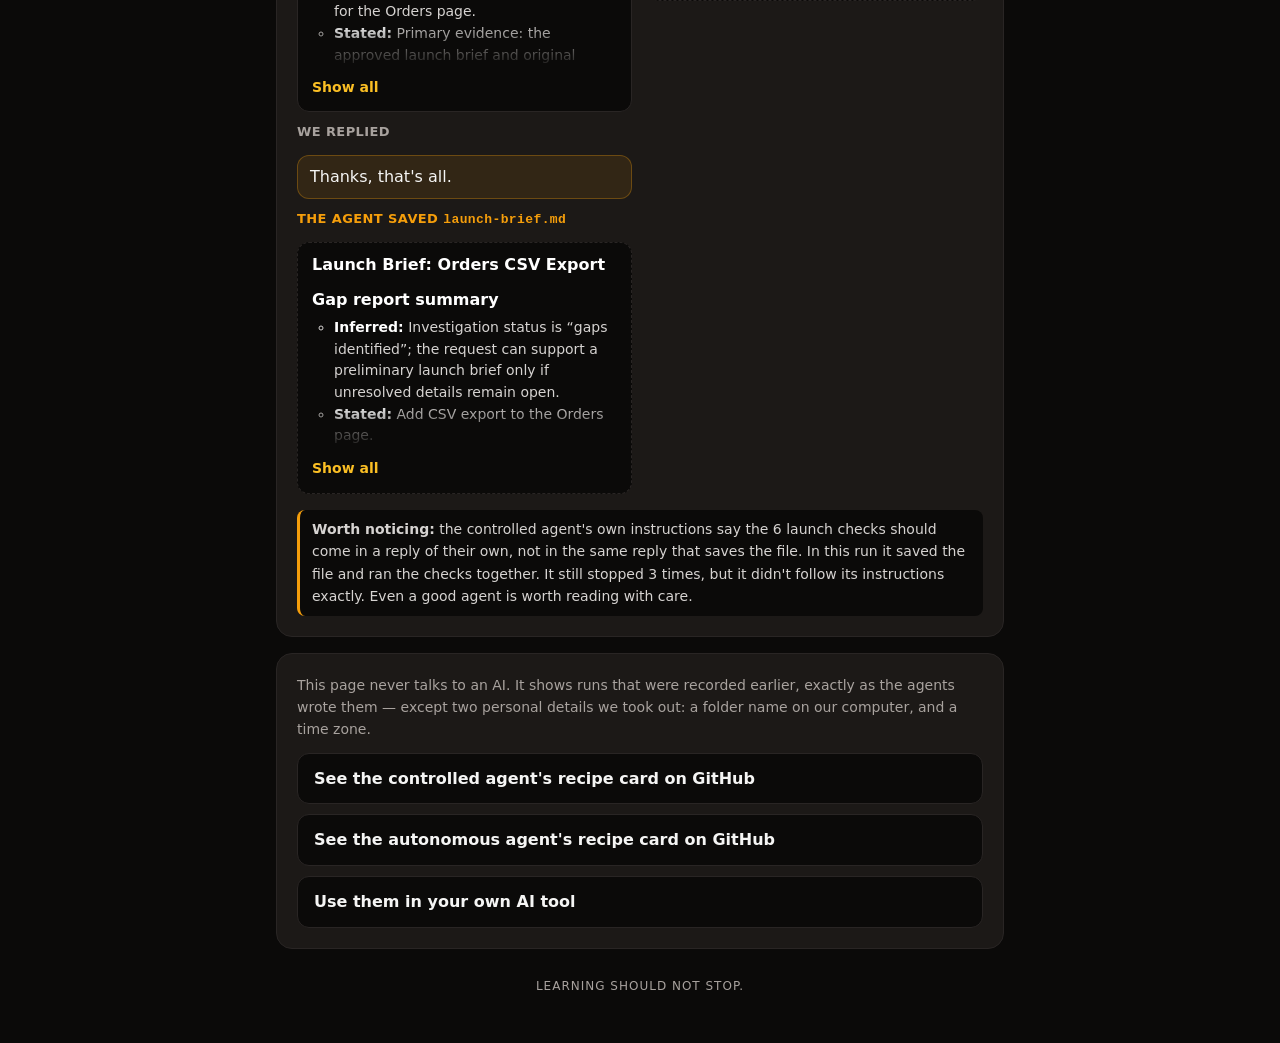
<file: web/agents/together/index.html>
<!doctype html>
<html lang="en">
<head>
  <meta charset="utf-8">
  <meta name="viewport" content="width=device-width, initial-scale=1">
  <!-- Only this site's own files and the GitHub profile photo (the tab icon)
       may load. -->
  <meta http-equiv="Content-Security-Policy"
        content="default-src 'none'; script-src 'self'; connect-src 'self' https://khadir-syed.goatcounter.com; style-src 'self'; img-src 'self' https://avatars.githubusercontent.com; base-uri 'none'; form-action 'none'">
  <meta name="referrer" content="no-referrer">
  <meta name="description" content="Two AI agents do the same job: one asks you after every step, one asks only before saving. See real recorded runs side by side.">
  <title>Do the whole job with me — k_ai-agent-skills</title>
  <link rel="icon" type="image/jpeg" href="https://avatars.githubusercontent.com/u/15974849?v=4&amp;s=64">
  <link rel="apple-touch-icon" href="https://avatars.githubusercontent.com/u/15974849?v=4&amp;s=180">
  <link rel="stylesheet" href="../../style.css">
  <script src="../../markdown.js" defer></script>
  <script src="../../run.js" defer></script>
  <script src="../../count.js" defer></script>
</head>
<body class="j-together">
  <!-- All English text lives right here, so the page reads instantly.
       data-t names each piece for future translations. -->
  <main class="wrap">
    <a class="back" href="../">← All agents</a>
    <header class="hero">
      <span class="badge job" data-t="badge">AI agents · Product team · Feature Launch Readiness Agent</span>
      <h1 data-t="title">Do the whole job with me</h1>
      <p class="subtitle" data-t="subtitle">Same job, two agents: one asks after every step, one asks once</p>
    </header>

    <section class="card easy" data-t="easy">
      <p class="easy-label">In short</p>
      <p>Two AI helpers plan the same new button.</p>
      <p>One asks you after every step.</p>
      <p>The other only asks before it saves.</p>
      <p>Look at both of them below.</p>
    </section>

    <section class="card">
      <p data-t="intro_1">Think of two people helping you. A new intern checks with you after every task: "Done with this — shall I carry on?" An experienced colleague does the routine parts alone, but still asks before sending anything out for you.</p>
      <p data-t="intro_2">An <b>agent</b> is an AI that does several steps in a row. Both agents here do the same 3 skill jobs: <a class="inline-link" href="../../skills/find/">find what's missing</a>, <a class="inline-link" href="../../skills/draft/">write a first draft</a> (a short launch plan, saved as a file) and <a class="inline-link" href="../../skills/check/">run the 6 launch checks</a>. The only difference is how often they stop to ask you.</p>
    </section>

    <section class="card">
      <h2 data-t="compare_heading">One job, two ways</h2>
      <svg class="picture" viewBox="0 0 360 362" role="img" aria-labelledby="pic-title pic-desc">
        <title id="pic-title">Controlled vs autonomous</title>
        <desc id="pic-desc">Both agents do the same 3 steps. The controlled agent stops to ask you after step 1, before saving the file in step 2, and after step 3: 3 stops. The autonomous agent only stops once, before saving the file: 1 stop.</desc>
        <defs><marker id="arrow" viewBox="0 0 10 10" refX="9" refY="5" markerWidth="7" markerHeight="7" orient="auto"><path class="tip" d="M0,0 L10,5 L0,10 z"/></marker></defs>
        <text x="91" y="24" text-anchor="middle">Controlled</text>
        <text x="269" y="24" text-anchor="middle">Autonomous</text>
        <rect class="hot" x="10" y="40" width="162" height="40" rx="10"/>
        <text class="sub" x="91" y="65" text-anchor="middle">1  Find what's missing</text>
        <rect class="stop" x="22" y="92" width="138" height="30" rx="15"/>
        <text class="stop-text" x="91" y="112" text-anchor="middle">Stop: go on?</text>
        <rect class="hot" x="10" y="134" width="162" height="40" rx="10"/>
        <text class="sub" x="91" y="159" text-anchor="middle">2  Write the plan</text>
        <rect class="stop" x="22" y="186" width="138" height="30" rx="15"/>
        <text class="stop-text" x="91" y="206" text-anchor="middle">Stop: OK to save?</text>
        <rect class="hot" x="10" y="228" width="162" height="40" rx="10"/>
        <text class="sub" x="91" y="253" text-anchor="middle">3  Run the 6 checks</text>
        <rect class="stop" x="22" y="280" width="138" height="30" rx="15"/>
        <text class="stop-text" x="91" y="300" text-anchor="middle">Stop: all done?</text>
        <text x="91" y="346" text-anchor="middle">3 stops</text>
        <rect class="hot" x="188" y="40" width="162" height="40" rx="10"/>
        <text class="sub" x="269" y="65" text-anchor="middle">1  Find what's missing</text>
        <path class="line" d="M269,80 V128" marker-end="url(#arrow)"/>
        <rect class="hot" x="188" y="134" width="162" height="40" rx="10"/>
        <text class="sub" x="269" y="159" text-anchor="middle">2  Write the plan</text>
        <rect class="stop" x="200" y="186" width="138" height="30" rx="15"/>
        <text class="stop-text" x="269" y="206" text-anchor="middle">Stop: OK to save?</text>
        <rect class="hot" x="188" y="228" width="162" height="40" rx="10"/>
        <text class="sub" x="269" y="253" text-anchor="middle">3  Run the 6 checks</text>
        <path class="line" d="M269,268 V284"/>
        <text class="sub" x="269" y="302" text-anchor="middle">done</text>
        <text x="269" y="346" text-anchor="middle">1 stop</text>
      </svg>
      <p data-t="compare_1"><b>Controlled</b> stops after every step. It even refuses "just do it all at once" — the stops are what this version is for.</p>
      <p data-t="compare_2"><b>Autonomous</b> doesn't stop between routine steps, but it still asks before it saves the file. Fewer stops doesn't mean fewer rules.</p>
      <p class="lesson" data-t="lesson">The lesson: "autonomous" is not a yes/no switch. It's a choice about <i>where</i> a person checks the work — and saving or sending something is always one of those places.</p>
    </section>

    <section class="card" id="asked">
      <h2 data-t="asked_heading">What we gave both agents</h2>
      <p data-t="asked_intro">The same one-line request as before — this time for the Orders page, with nothing else to go on.</p>
      <div data-example="agents/product/feature-launch-readiness-agent-controlled/examples/csv-export-launch.md">
        <p class="try-label" data-t="asked_controlled">To the controlled agent:</p>
        <p class="prompt">Use the Feature Launch Readiness Agent (controlled) on this: "Add CSV export to the Orders page, launching next Tuesday." Draft the brief to `launch-brief.md`.</p>
      </div>
      <div data-example="agents/product/feature-launch-readiness-agent-autonomous/examples/csv-export-launch.md">
        <p class="try-label" data-t="asked_autonomous">To the autonomous agent:</p>
        <p class="prompt">Use the Feature Launch Readiness Agent (autonomous) on this: "Add CSV export to the Orders page, launching next Tuesday." Draft the brief to `launch-brief.md`.</p>
        <p class="try-label" data-t="asked_context">What both of them knew:</p>
        <pre class="evidence">Ask: "Add CSV export to the Orders page, launching next Tuesday."
No PRD, no rollout plan, no success metric mentioned.</pre>
      </div>
      <p class="muted" data-t="asked_note">A "CSV" is a simple file that opens in a spreadsheet. A "brief" and a "PRD" are both kinds of written plan. A "rollout plan" says who gets the new feature first. A "success metric" is a number that shows it worked.</p>
    </section>

    <section class="card">
      <h2 data-t="runs_heading">What the real agents did</h2>
      <p data-t="runs_intro">Two real runs, one per agent. Each time an agent stopped to ask, our reply is shown too.</p>
      <div class="side-by-side">
        <div class="run" id="run-controlled" data-run="feature-launch-readiness-agent-controlled"
             data-recorded="Real run, recorded on" data-vary="Ask again and the words will be a bit different."
             data-ai="The agent" data-you="We replied" data-file="The agent saved"
             data-show="Show all" data-less="Show less"
             data-stops="In this run, it stopped to ask {n} times." data-stops-one="In this run, it stopped to ask once."
             data-missing="This real run hasn't been added yet."
             data-failed="Sorry — the recorded run couldn't load. Check your internet connection and refresh the page.">
          <p class="side-title">Controlled</p>
          <p class="stops"></p>
          <p class="run-meta"></p>
          <ol class="turns"></ol>
          <p class="run-status muted" role="status">Loading the recorded run…</p>
        </div>
        <div class="run" id="run-autonomous" data-run="feature-launch-readiness-agent-autonomous"
             data-recorded="Real run, recorded on" data-vary="Ask again and the words will be a bit different."
             data-ai="The agent" data-you="We replied" data-file="The agent saved"
             data-show="Show all" data-less="Show less"
             data-stops="In this run, it stopped to ask {n} times." data-stops-one="In this run, it stopped to ask once."
             data-missing="This real run hasn't been added yet."
             data-failed="Sorry — the recorded run couldn't load. Check your internet connection and refresh the page.">
          <p class="side-title">Autonomous</p>
          <p class="stops"></p>
          <p class="run-meta"></p>
          <ol class="turns"></ol>
          <p class="run-status muted" role="status">Loading the recorded run…</p>
        </div>
      </div>
      <noscript><p class="warning">Showing the recorded runs needs JavaScript switched on in your browser.</p></noscript>
      <p class="plain-words" data-t="notice"><b>Worth noticing:</b> the controlled agent's own instructions say the 6 launch checks should come in a reply of their own, not in the same reply that saves the file. In this run it saved the file and ran the checks together. It still stopped 3 times, but it didn't follow its instructions exactly. Even a good agent is worth reading with care.</p>
    </section>

    <section class="card links">
      <p class="muted" data-t="private_note">This page never talks to an AI. It shows runs that were recorded earlier, exactly as the agents wrote them — except two personal details we took out: a folder name on our computer, and a time zone.</p>
      <a class="link-card" href="https://github.com/khadir-syed/k_ai-agent-skills/tree/main/agents/product/feature-launch-readiness-agent-controlled" rel="noopener noreferrer" data-t="controlled_link">See the controlled agent's recipe card on GitHub</a>
      <a class="link-card" href="https://github.com/khadir-syed/k_ai-agent-skills/tree/main/agents/product/feature-launch-readiness-agent-autonomous" rel="noopener noreferrer" data-t="autonomous_link">See the autonomous agent's recipe card on GitHub</a>
      <a class="link-card" href="https://github.com/khadir-syed/k_ai-agent-skills#using-the-install-script" rel="noopener noreferrer" data-t="install_link">Use them in your own AI tool</a>
    </section>

    <footer class="footer" data-t="footer">Learning should not stop.</footer>
  </main>
</body>
</html>
</file>
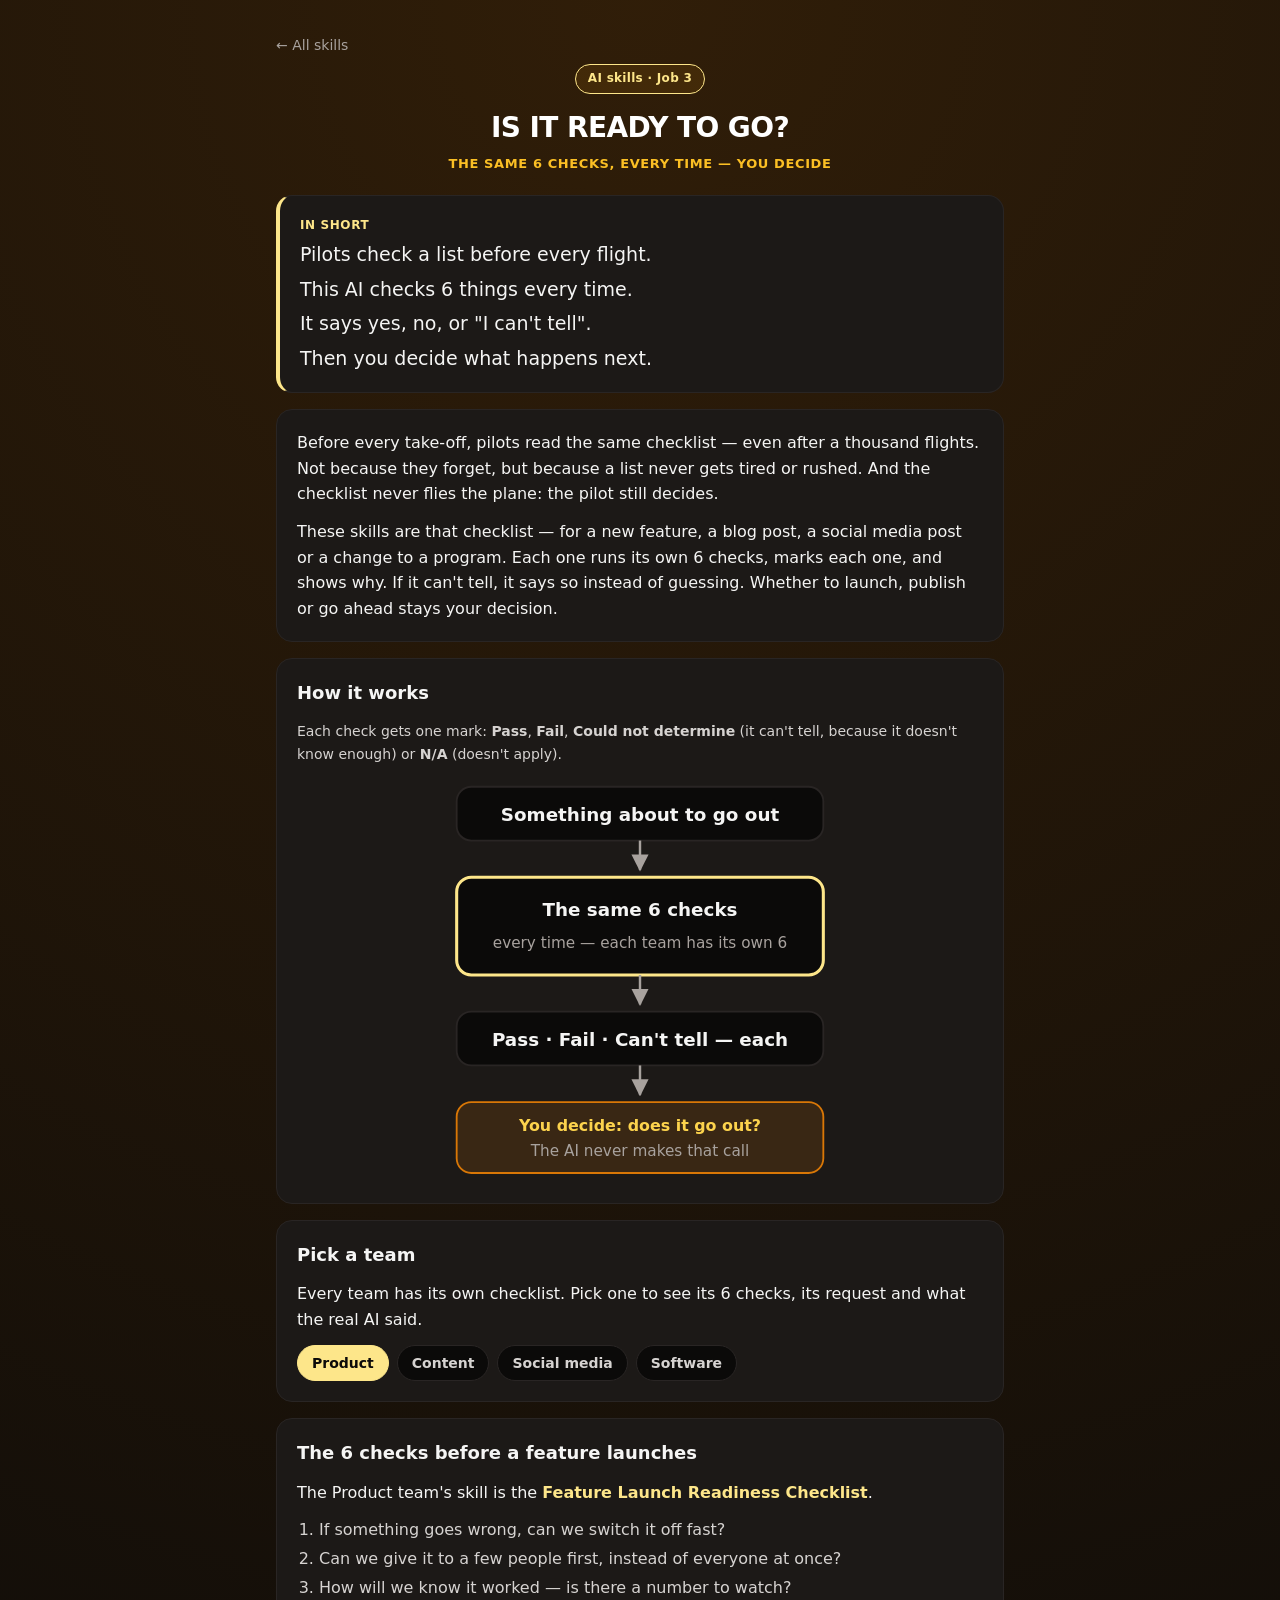
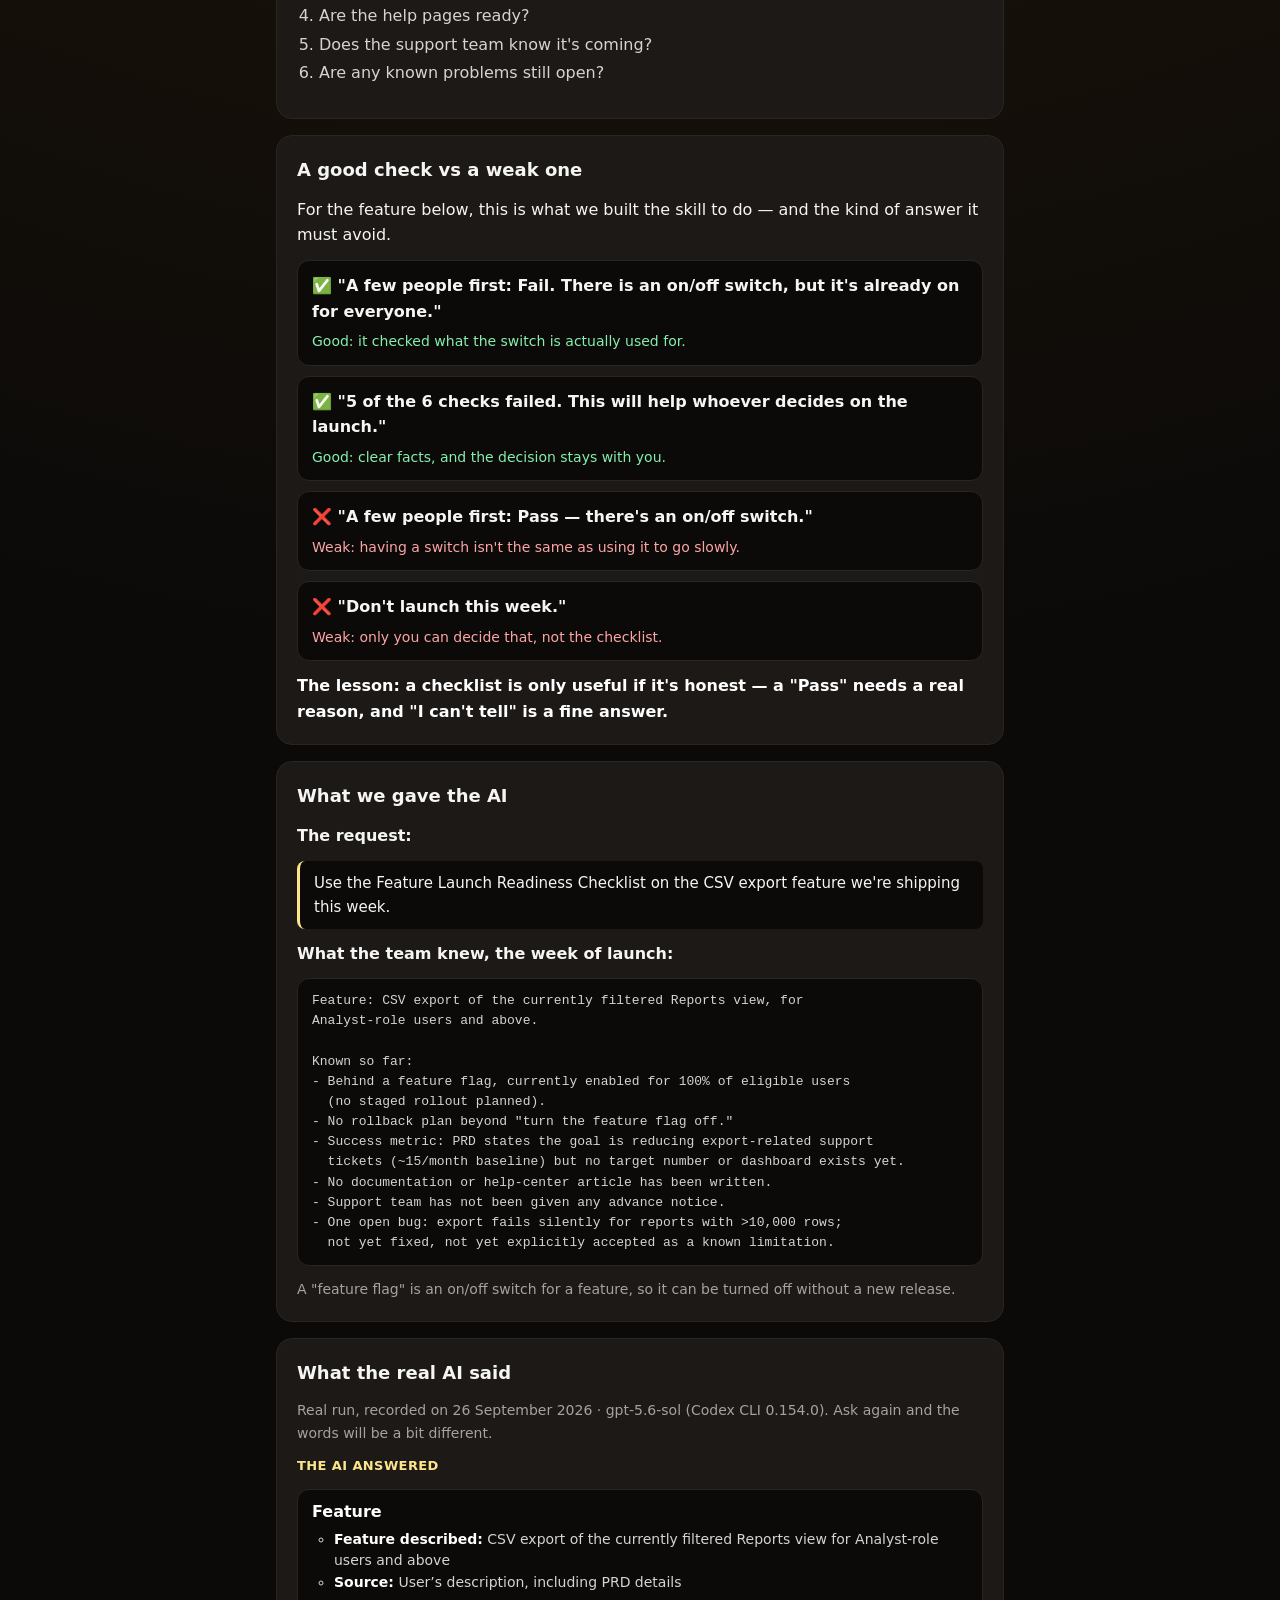
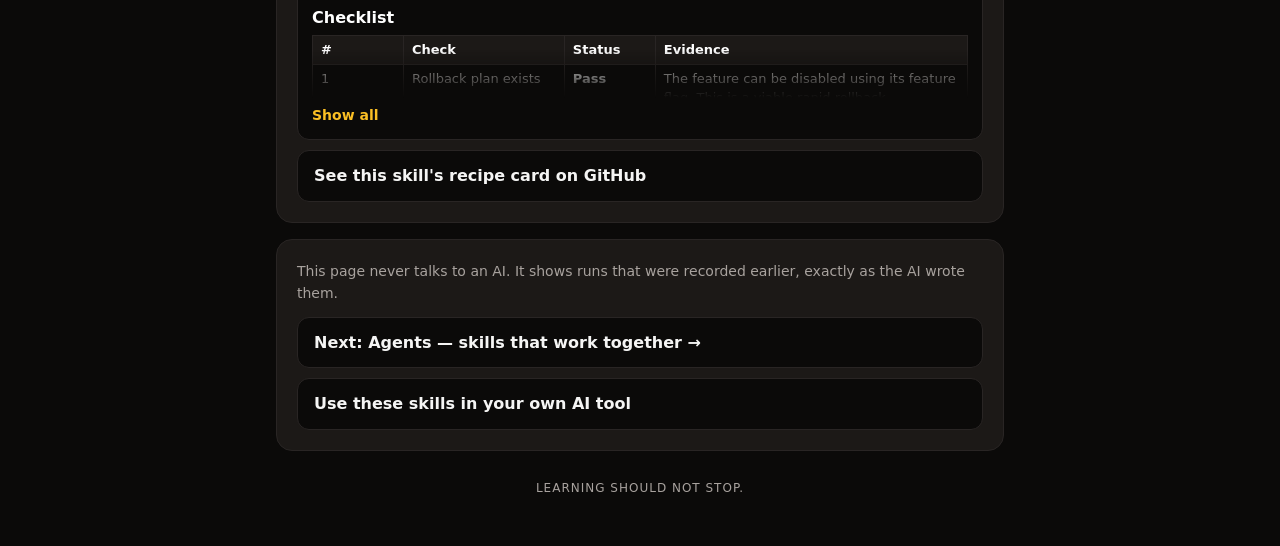
<file: web/skills/check/index.html>
<!doctype html>
<html lang="en">
<head>
  <meta charset="utf-8">
  <meta name="viewport" content="width=device-width, initial-scale=1">
  <!-- Only this site's own files and the GitHub profile photo (the tab icon)
       may load. -->
  <meta http-equiv="Content-Security-Policy"
        content="default-src 'none'; script-src 'self'; connect-src 'self' https://khadir-syed.goatcounter.com; style-src 'self'; img-src 'self' https://avatars.githubusercontent.com; base-uri 'none'; form-action 'none'">
  <meta name="referrer" content="no-referrer">
  <meta name="description" content="AI checklists that run the same 6 checks every time, and leave the decision to you — for four teams, with real recorded runs.">
  <title>Is it ready to go? — k_ai-agent-skills</title>
  <link rel="icon" type="image/jpeg" href="https://avatars.githubusercontent.com/u/15974849?v=4&amp;s=64">
  <link rel="apple-touch-icon" href="https://avatars.githubusercontent.com/u/15974849?v=4&amp;s=180">
  <link rel="stylesheet" href="../../style.css">
  <script src="../../markdown.js" defer></script>
  <script src="../../run.js" defer></script>
  <script src="../../count.js" defer></script>
</head>
<body class="j-check">
  <!-- All English text lives right here, so the page reads instantly.
       data-t names each piece for future translations. -->
  <main class="wrap">
    <a class="back" href="../">← All skills</a>
    <header class="hero">
      <span class="badge job" data-t="badge">AI skills · Job 3</span>
      <h1 data-t="title">Is it ready to go?</h1>
      <p class="subtitle" data-t="subtitle">The same 6 checks, every time — you decide</p>
    </header>

    <section class="card easy" data-t="easy">
      <p class="easy-label">In short</p>
      <p>Pilots check a list before every flight.</p>
      <p>This AI checks 6 things every time.</p>
      <p>It says yes, no, or "I can't tell".</p>
      <p>Then you decide what happens next.</p>
    </section>

    <section class="card">
      <p data-t="intro_1">Before every take-off, pilots read the same checklist — even after a thousand flights. Not because they forget, but because a list never gets tired or rushed. And the checklist never flies the plane: the pilot still decides.</p>
      <p data-t="intro_2">These skills are that checklist — for a new feature, a blog post, a social media post or a change to a program. Each one runs its own 6 checks, marks each one, and shows why. If it can't tell, it says so instead of guessing. Whether to launch, publish or go ahead stays your decision.</p>
    </section>

    <section class="card">
      <h2 data-t="how_heading">How it works</h2>
      <p class="legend" data-t="legend">Each check gets one mark: <b>Pass</b>, <b>Fail</b>, <b>Could not determine</b> (it can't tell, because it doesn't know enough) or <b>N/A</b> (doesn't apply).</p>
      <svg class="picture" viewBox="0 0 360 332" role="img" aria-labelledby="pic-title pic-desc">
        <title id="pic-title">How it works</title>
        <desc id="pic-desc">Something about to go out goes through the same 6 checks every time. Each check gets pass, fail or can't tell. Then you decide whether it goes out; the AI never makes that call.</desc>
        <defs><marker id="arrow" viewBox="0 0 10 10" refX="9" refY="5" markerWidth="7" markerHeight="7" orient="auto"><path class="tip" d="M0,0 L10,5 L0,10 z"/></marker></defs>
        <rect class="box" x="30" y="8" width="300" height="44" rx="12"/>
        <text x="180" y="36" text-anchor="middle">Something about to go out</text>
        <path class="line" d="M180,52 V76" marker-end="url(#arrow)"/>
        <rect class="hot" x="30" y="82" width="300" height="80" rx="12"/>
        <text x="180" y="114" text-anchor="middle">The same 6 checks</text>
        <text class="sub" x="180" y="140" text-anchor="middle">every time — each team has its own 6</text>
        <path class="line" d="M180,162 V186" marker-end="url(#arrow)"/>
        <rect class="box" x="30" y="192" width="300" height="44" rx="12"/>
        <text x="180" y="220" text-anchor="middle">Pass · Fail · Can't tell — each</text>
        <path class="line" d="M180,236 V260" marker-end="url(#arrow)"/>
        <rect class="stop" x="30" y="266" width="300" height="58" rx="12"/>
        <text class="stop-text" x="180" y="290" text-anchor="middle">You decide: does it go out?</text>
        <text class="sub" x="180" y="310" text-anchor="middle">The AI never makes that call</text>
      </svg>
    </section>

    <div class="team-pick">
      <input type="radio" name="team" id="team-product" class="t-product" checked>
      <input type="radio" name="team" id="team-content" class="t-content">
      <input type="radio" name="team" id="team-social" class="t-social">
      <input type="radio" name="team" id="team-software" class="t-software">
      <section class="card team-card">
        <h2 data-t="team_heading">Pick a team</h2>
        <p data-t="team_intro">Every team has its own checklist. Pick one to see its 6 checks, its request and what the real AI said.</p>
        <div class="team-tabs">
          <label for="team-product" class="l-product">Product</label>
          <label for="team-content" class="l-content">Content</label>
          <label for="team-social" class="l-social">Social media</label>
          <label for="team-software" class="l-software">Software</label>
        </div>
      </section>

      <!-- ===== Product ===== -->
      <div class="team-panel p-product">
        <section class="card">
          <h2 data-t="product_checks_heading">The 6 checks before a feature launches</h2>
          <p data-t="product_skill">The Product team's skill is the <span class="skill-name">Feature Launch Readiness Checklist</span>.</p>
          <ol class="checks">
            <li>If something goes wrong, can we switch it off fast?</li>
            <li>Can we give it to a few people first, instead of everyone at once?</li>
            <li>How will we know it worked — is there a number to watch?</li>
            <li>Are the help pages ready?</li>
            <li>Does the support team know it's coming?</li>
            <li>Are any known problems still open?</li>
          </ol>
        </section>
        <section class="card">
          <h2 data-t="product_good_heading">A good check vs a weak one</h2>
          <p data-t="product_good_intro">For the feature below, this is what we built the skill to do — and the kind of answer it must avoid.</p>
          <ul class="examples">
            <li class="ex good">
              <p class="ex-say">✅ "A few people first: <b>Fail</b>. There is an on/off switch, but it's already on for everyone."</p>
              <p class="ex-why">Good: it checked what the switch is actually used for.</p>
            </li>
            <li class="ex good">
              <p class="ex-say">✅ "5 of the 6 checks failed. This will help whoever decides on the launch."</p>
              <p class="ex-why">Good: clear facts, and the decision stays with you.</p>
            </li>
            <li class="ex weak">
              <p class="ex-say">❌ "A few people first: <b>Pass</b> — there's an on/off switch."</p>
              <p class="ex-why">Weak: having a switch isn't the same as using it to go slowly.</p>
            </li>
            <li class="ex weak">
              <p class="ex-say">❌ "Don't launch this week."</p>
              <p class="ex-why">Weak: only you can decide that, not the checklist.</p>
            </li>
          </ul>
          <p class="lesson" data-t="product_lesson">The lesson: a checklist is only useful if it's honest — a "Pass" needs a real reason, and "I can't tell" is a fine answer.</p>
        </section>
        <section class="card" data-example="skills/product/feature-launch-readiness-checklist/examples/export-feature-launch.md">
          <h2 data-t="asked_heading">What we gave the AI</h2>
          <p class="try-label" data-t="asked_request">The request:</p>
          <p class="prompt">Use the Feature Launch Readiness Checklist on the CSV export feature we're shipping this week.</p>
          <p class="try-label" data-t="product_context">What the team knew, the week of launch:</p>
          <pre class="evidence">Feature: CSV export of the currently filtered Reports view, for
Analyst-role users and above.

Known so far:
- Behind a feature flag, currently enabled for 100% of eligible users
  (no staged rollout planned).
- No rollback plan beyond "turn the feature flag off."
- Success metric: PRD states the goal is reducing export-related support
  tickets (~15/month baseline) but no target number or dashboard exists yet.
- No documentation or help-center article has been written.
- Support team has not been given any advance notice.
- One open bug: export fails silently for reports with &gt;10,000 rows;
  not yet fixed, not yet explicitly accepted as a known limitation.</pre>
          <p class="muted" data-t="flag_note">A "feature flag" is an on/off switch for a feature, so it can be turned off without a new release.</p>
        </section>
        <section class="card run" data-run="feature-launch-readiness-checklist"
                 data-recorded="Real run, recorded on" data-vary="Ask again and the words will be a bit different."
                 data-ai="The AI answered" data-you="We replied" data-file="The AI saved"
                 data-show="Show all" data-less="Show less"
                 data-missing="This real run hasn't been added yet."
                 data-failed="Sorry — the recorded run couldn't load. Check your internet connection and refresh the page.">
          <h2 data-t="run_heading">What the real AI said</h2>
          <p class="run-meta"></p>
          <ol class="turns"></ol>
          <p class="run-status muted" role="status">Loading the recorded run…</p>
          <noscript><p class="warning">Showing the recorded run needs JavaScript switched on in your browser.</p></noscript>
          <a class="link-card" href="https://github.com/khadir-syed/k_ai-agent-skills/tree/main/skills/product/feature-launch-readiness-checklist" rel="noopener noreferrer" data-t="product_link">See this skill's recipe card on GitHub</a>
        </section>
      </div>

      <!-- ===== Content ===== -->
      <div class="team-panel p-content">
        <section class="card">
          <h2 data-t="content_checks_heading">The 6 checks before a blog post goes live</h2>
          <p data-t="content_skill">The Content team's skill is the <span class="skill-name">Content Publish Readiness Checklist</span>.</p>
          <ol class="checks">
            <li>No spelling mistakes, and no leftover placeholders like "[insert stat here]"?</li>
            <li>Does every link go somewhere real?</li>
            <li>Can search engines find it — is there a title and a short summary?</li>
            <li>Does every picture have a short description for people who can't see it ("alt text")?</li>
            <li>Does every number or claim come from a real source?</li>
            <li>Does it sound like the company's style guide says it should?</li>
          </ol>
        </section>
        <section class="card">
          <h2 data-t="content_good_heading">A good check vs a weak one</h2>
          <p data-t="content_good_intro">For the draft below, this is what we built the skill to do — and the kind of answer it must avoid.</p>
          <ul class="examples">
            <li class="ex good">
              <p class="ex-say">✅ "Links: <b>Fail</b>. 'Read more at #' doesn't go anywhere."</p>
              <p class="ex-why">Good: it points at the exact problem.</p>
            </li>
            <li class="ex good">
              <p class="ex-say">✅ "Numbers have a source: <b>Could not determine</b>. The number isn't written yet — check its source once it is."</p>
              <p class="ex-why">Good: "I can't tell yet" is honest, and it says what to do next.</p>
            </li>
            <li class="ex weak">
              <p class="ex-say">❌ "Looks good, ready to publish!"</p>
              <p class="ex-why">Weak: it missed a leftover placeholder, a dead link and a missing title.</p>
            </li>
            <li class="ex weak">
              <p class="ex-say">❌ It quietly fills in the placeholder and adds the picture description itself.</p>
              <p class="ex-why">Weak: a checklist reports problems. Fixing them is up to you.</p>
            </li>
          </ul>
          <p class="lesson" data-t="content_lesson">The lesson: a good check finds the "[insert stat here]" before your readers do.</p>
        </section>
        <section class="card" data-example="skills/content/content-publish-readiness-checklist/examples/launch-post-checklist.md">
          <h2 data-t="asked_heading">What we gave the AI</h2>
          <p class="try-label" data-t="asked_request">The request:</p>
          <p class="prompt">Use the Content Publish Readiness Checklist on draft-blog-post.md before we publish it.</p>
          <p class="try-label" data-t="content_context">The part of the draft it had to check:</p>
          <pre class="evidence">Title: (none set)
Body: "...check out our new export feature [insert stat here] and
see the difference for yourself! Read more at #."
Image: &lt;img src="export-screenshot.png"&gt; (no alt attribute)
Brand guide: not supplied.</pre>
          <p class="muted" data-t="content_note">The "Image" line is how a web page adds a picture. The "alt attribute" is where its description would go — here it's missing.</p>
        </section>
        <section class="card run" data-run="content-publish-readiness-checklist"
                 data-recorded="Real run, recorded on" data-vary="Ask again and the words will be a bit different."
                 data-ai="The AI answered" data-you="We replied" data-file="The AI saved"
                 data-show="Show all" data-less="Show less"
                 data-missing="This real run hasn't been added yet."
                 data-failed="Sorry — the recorded run couldn't load. Check your internet connection and refresh the page.">
          <h2 data-t="run_heading">What the real AI said</h2>
          <p class="run-meta"></p>
          <ol class="turns"></ol>
          <p class="run-status muted" role="status">Loading the recorded run…</p>
          <noscript><p class="warning">Showing the recorded run needs JavaScript switched on in your browser.</p></noscript>
          <a class="link-card" href="https://github.com/khadir-syed/k_ai-agent-skills/tree/main/skills/content/content-publish-readiness-checklist" rel="noopener noreferrer" data-t="content_link">See this skill's recipe card on GitHub</a>
        </section>
      </div>

      <!-- ===== Social media ===== -->
      <div class="team-panel p-social">
        <section class="card">
          <h2 data-t="social_checks_heading">The 6 checks before a post goes out</h2>
          <p data-t="social_skill">The Social media team's skill is the <span class="skill-name">Social Publish Readiness Checklist</span>.</p>
          <ol class="checks">
            <li>Is it short enough for the site's character limit?</li>
            <li>Are the hashtags written correctly, and about the post?</li>
            <li>Does the picture or video fit the site's size rules?</li>
            <li>Do pictures have a description, and videos have subtitles?</li>
            <li>Do links go somewhere real, and can the team count the clicks?</li>
            <li>Does it clash with another planned post, or a bad moment to post?</li>
          </ol>
        </section>
        <section class="card">
          <h2 data-t="social_good_heading">A good check vs a weak one</h2>
          <p data-t="social_good_intro">For the post below, this is what we built the skill to do — and the kind of answer it must avoid.</p>
          <ul class="examples">
            <li class="ex good">
              <p class="ex-say">✅ "Hashtags: <b>Fail</b>. '# export' has a space in it, and #followus, #like and #share have nothing to do with the post."</p>
              <p class="ex-why">Good: it says exactly what's wrong and why.</p>
            </li>
            <li class="ex good">
              <p class="ex-say">✅ "Character limit: <b>Could not determine</b>. You didn't say which limit your account has."</p>
              <p class="ex-why">Good: some accounts allow longer posts, so it doesn't assume.</p>
            </li>
            <li class="ex weak">
              <p class="ex-say">❌ "Character limit: <b>Pass</b> — it's under 280."</p>
              <p class="ex-why">Weak: it assumed a limit nobody confirmed.</p>
            </li>
            <li class="ex weak">
              <p class="ex-say">❌ "Don't post this."</p>
              <p class="ex-why">Weak: only you can decide that, not the checklist.</p>
            </li>
          </ul>
          <p class="lesson" data-t="social_lesson">The lesson: a quick post still deserves a proper check — and an honest "I can't tell".</p>
        </section>
        <section class="card" data-example="skills/socialmedia/social-publish-readiness-checklist/examples/launch-post-checklist.md">
          <h2 data-t="asked_heading">What we gave the AI</h2>
          <p class="try-label" data-t="asked_request">The request:</p>
          <p class="prompt">Use the Social Publish Readiness Checklist on draft-caption.md before we post it to Twitter/X.</p>
          <p class="try-label" data-t="social_context">The draft post it had to check:</p>
          <pre class="evidence">Platform: Twitter/X (280-character limit not confirmed by user).
Caption: "Check out our new export feature! # export #newfeature
#trending #followus #like #share See more at bit.ly/xyz"
Image: &lt;img src="export-screenshot.png"&gt; (no alt attribute)
Posting calendar: not supplied.</pre>
          <p class="muted" data-t="social_note">"bit.ly/xyz" is a shortened link. The "alt attribute" is where a picture's description would go — here it's missing.</p>
        </section>
        <section class="card run" data-run="social-publish-readiness-checklist"
                 data-recorded="Real run, recorded on" data-vary="Ask again and the words will be a bit different."
                 data-ai="The AI answered" data-you="We replied" data-file="The AI saved"
                 data-show="Show all" data-less="Show less"
                 data-missing="This real run hasn't been added yet."
                 data-failed="Sorry — the recorded run couldn't load. Check your internet connection and refresh the page.">
          <h2 data-t="run_heading">What the real AI said</h2>
          <p class="run-meta"></p>
          <ol class="turns"></ol>
          <p class="run-status muted" role="status">Loading the recorded run…</p>
          <noscript><p class="warning">Showing the recorded run needs JavaScript switched on in your browser.</p></noscript>
          <a class="link-card" href="https://github.com/khadir-syed/k_ai-agent-skills/tree/main/skills/socialmedia/social-publish-readiness-checklist" rel="noopener noreferrer" data-t="social_link">See this skill's recipe card on GitHub</a>
        </section>
      </div>

      <!-- ===== Software ===== -->
      <div class="team-panel p-software">
        <section class="card">
          <h2 data-t="software_checks_heading">The 6 checks before new code joins the main version</h2>
          <p data-t="software_skill">The Software team's skill is the <span class="skill-name">Pre-Merge Readiness Checklist</span>.</p>
          <div class="plain-words" data-t="software_plain">
            <p><b>In plain words:</b></p>
            <ul class="checks">
              <li>A <b>branch</b> is a side copy of the program where programmers make changes.</li>
              <li>A <b>merge</b> is when those changes join the main version. Someone checks them first.</li>
              <li>A <b>diff</b> is the list of changes.</li>
              <li><b>Tests</b> are small automatic checks that the program still works.</li>
            </ul>
          </div>
          <ol class="checks">
            <li>Were tests added or updated for the changed parts?</li>
            <li>If users will notice the change, were the help pages updated?</li>
            <li>Is any leftover debugging code (extra lines a programmer adds while hunting a bug) still in there?</li>
            <li>Do the change notes (commit messages) follow the team's usual style?</li>
            <li>Are there any passwords or secret keys in the change?</li>
            <li>Were any private files (like password files) added by mistake?</li>
          </ol>
        </section>
        <section class="card">
          <h2 data-t="software_good_heading">A good check vs a weak one</h2>
          <p data-t="software_good_intro">For the change below, this is what we built the skill to do — and the kind of answer it must avoid.</p>
          <ul class="examples">
            <li class="ex good">
              <p class="ex-say">✅ "Tests: <b>Fail</b>. This project keeps its tests in <code>__tests__</code> folders, and none of them changed."</p>
              <p class="ex-why">Good: it judged by the project's own habits, not a guess.</p>
            </li>
            <li class="ex good">
              <p class="ex-say">✅ "Change notes: <b>Fail</b>. The team writes 'feat:' or 'fix:', but these say 'wip' and 'fix stuff'."</p>
              <p class="ex-why">Good: it compared with what the team really does.</p>
            </li>
            <li class="ex weak">
              <p class="ex-say">❌ "Tests: <b>Pass</b> — there are tests somewhere."</p>
              <p class="ex-why">Weak: tests existing isn't the same as tests for this change.</p>
            </li>
            <li class="ex weak">
              <p class="ex-say">❌ It writes the missing tests itself.</p>
              <p class="ex-why">Weak: a checklist reports the gap; filling it is a separate job.</p>
            </li>
          </ul>
          <p class="lesson" data-t="software_lesson">The lesson: the same honest checklist works for code — it reports, and a person decides.</p>
        </section>
        <section class="card" data-example="skills/software/pre-merge-readiness-checklist/examples/missing-tests-example.md">
          <h2 data-t="asked_heading">What we gave the AI</h2>
          <p class="try-label" data-t="asked_request">The request:</p>
          <p class="prompt">Use the Pre-Merge Readiness Checklist on my current branch diff against main.</p>
          <p class="try-label" data-t="software_context">A summary of the change — which files changed, and what the team noticed:</p>
          <pre class="evidence">Changed files:
  src/reports/export.js       (+42, -3)
  src/reports/formatters.js   (+11, -0)

Repo conventions observed:
  - Existing tests live under src/**/__tests__/*.test.js
  - No __tests__ changes in this diff
  - README.md documents the "Export" menu; not touched in this diff
  - Commit history uses Conventional Commits (feat:, fix:, chore:)
  - This diff's commits: "wip", "more changes", "fix stuff"
  - No console.log/debugger/pdb found in the diff
  - No secret-like patterns found in the diff
  - No new .env/.pem/credentials.json files added</pre>
          <p class="muted" data-t="software_note">"+42, -3" means 42 lines added and 3 removed. "console.log", "debugger" and "pdb" are common kinds of leftover debugging code; ".env", ".pem" and "credentials.json" are common names for files holding passwords.</p>
        </section>
        <section class="card run" data-run="pre-merge-readiness-checklist"
                 data-recorded="Real run, recorded on" data-vary="Ask again and the words will be a bit different."
                 data-ai="The AI answered" data-you="We replied" data-file="The AI saved"
                 data-show="Show all" data-less="Show less"
                 data-missing="This real run hasn't been added yet."
                 data-failed="Sorry — the recorded run couldn't load. Check your internet connection and refresh the page.">
          <h2 data-t="run_heading">What the real AI said</h2>
          <p class="run-meta"></p>
          <ol class="turns"></ol>
          <p class="run-status muted" role="status">Loading the recorded run…</p>
          <noscript><p class="warning">Showing the recorded run needs JavaScript switched on in your browser.</p></noscript>
          <a class="link-card" href="https://github.com/khadir-syed/k_ai-agent-skills/tree/main/skills/software/pre-merge-readiness-checklist" rel="noopener noreferrer" data-t="software_link">See this skill's recipe card on GitHub</a>
        </section>
      </div>
    </div>

    <section class="card links">
      <p class="muted" data-t="private_note">This page never talks to an AI. It shows runs that were recorded earlier, exactly as the AI wrote them.</p>
      <a class="link-card" href="../../agents/" data-t="next_link">Next: Agents — skills that work together →</a>
      <a class="link-card" href="https://github.com/khadir-syed/k_ai-agent-skills#using-the-install-script" rel="noopener noreferrer" data-t="install_link">Use these skills in your own AI tool</a>
    </section>

    <footer class="footer" data-t="footer">Learning should not stop.</footer>
  </main>
</body>
</html>
</file>
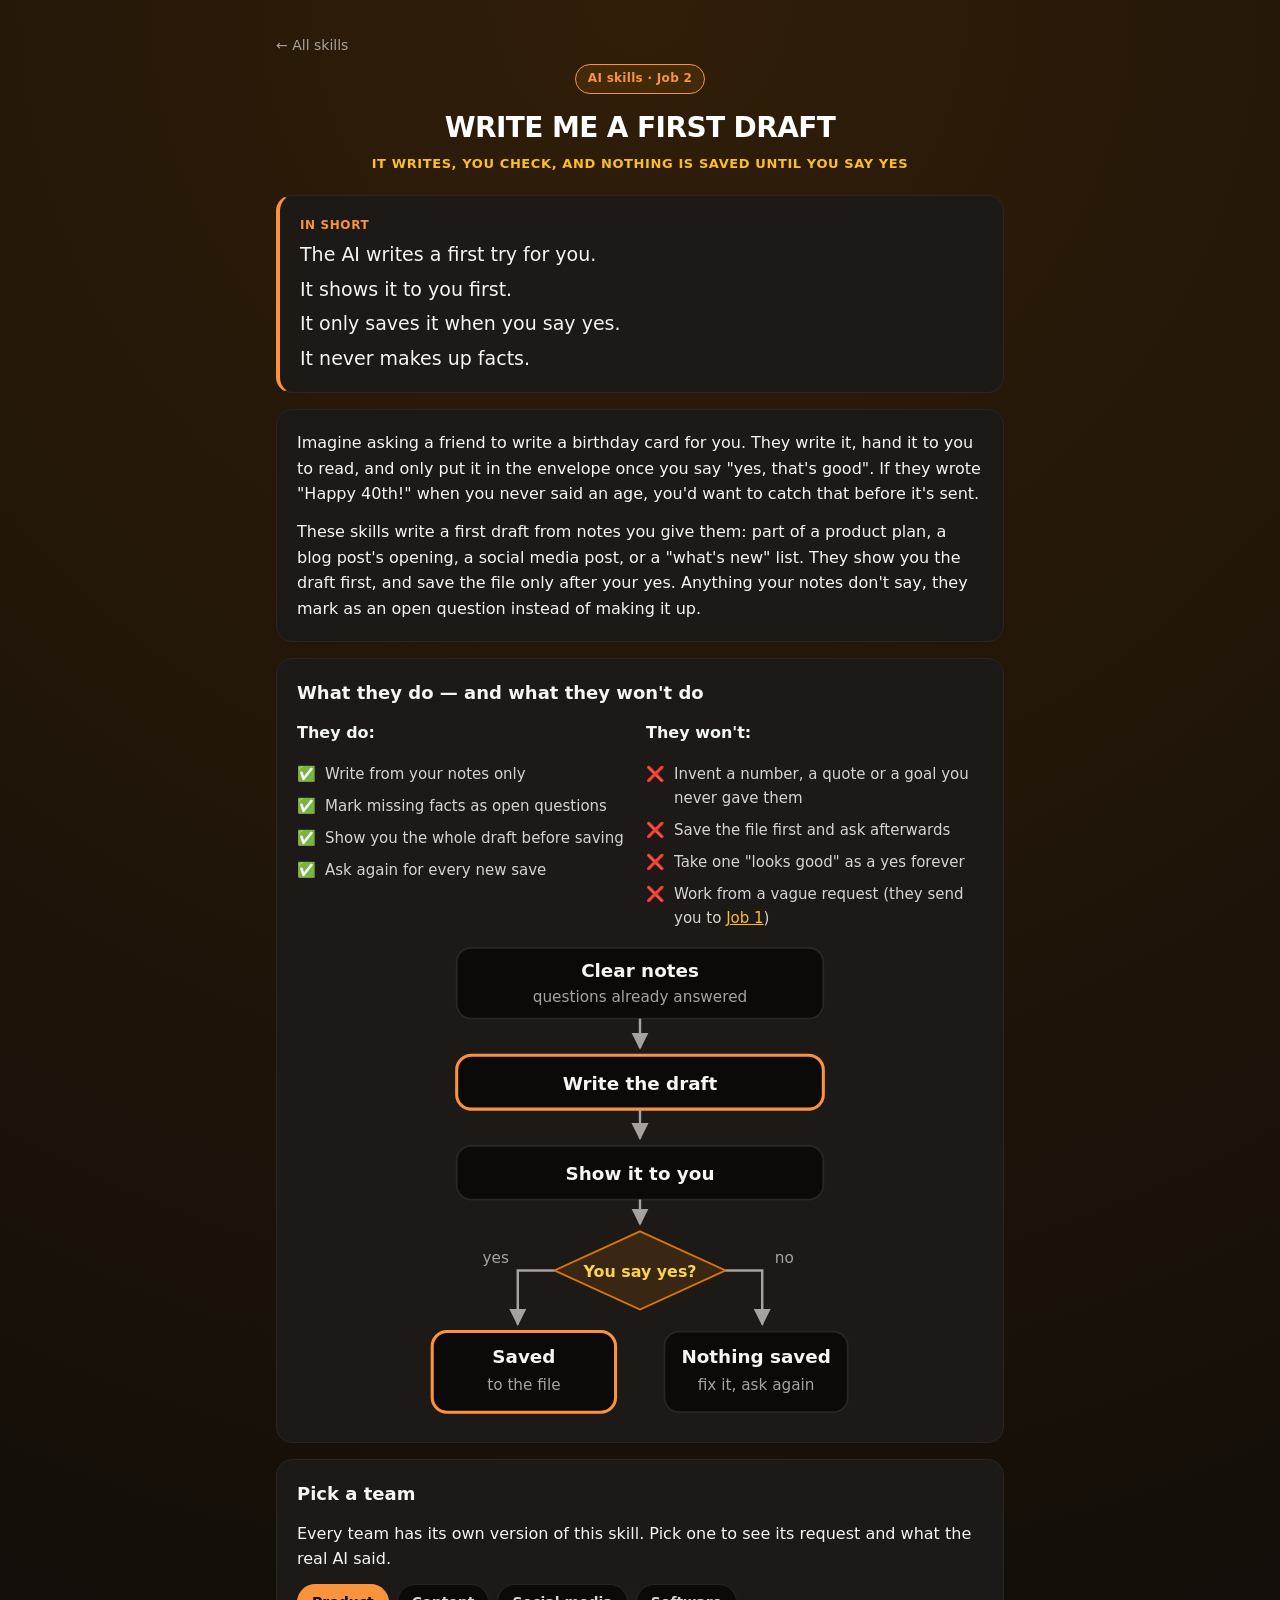
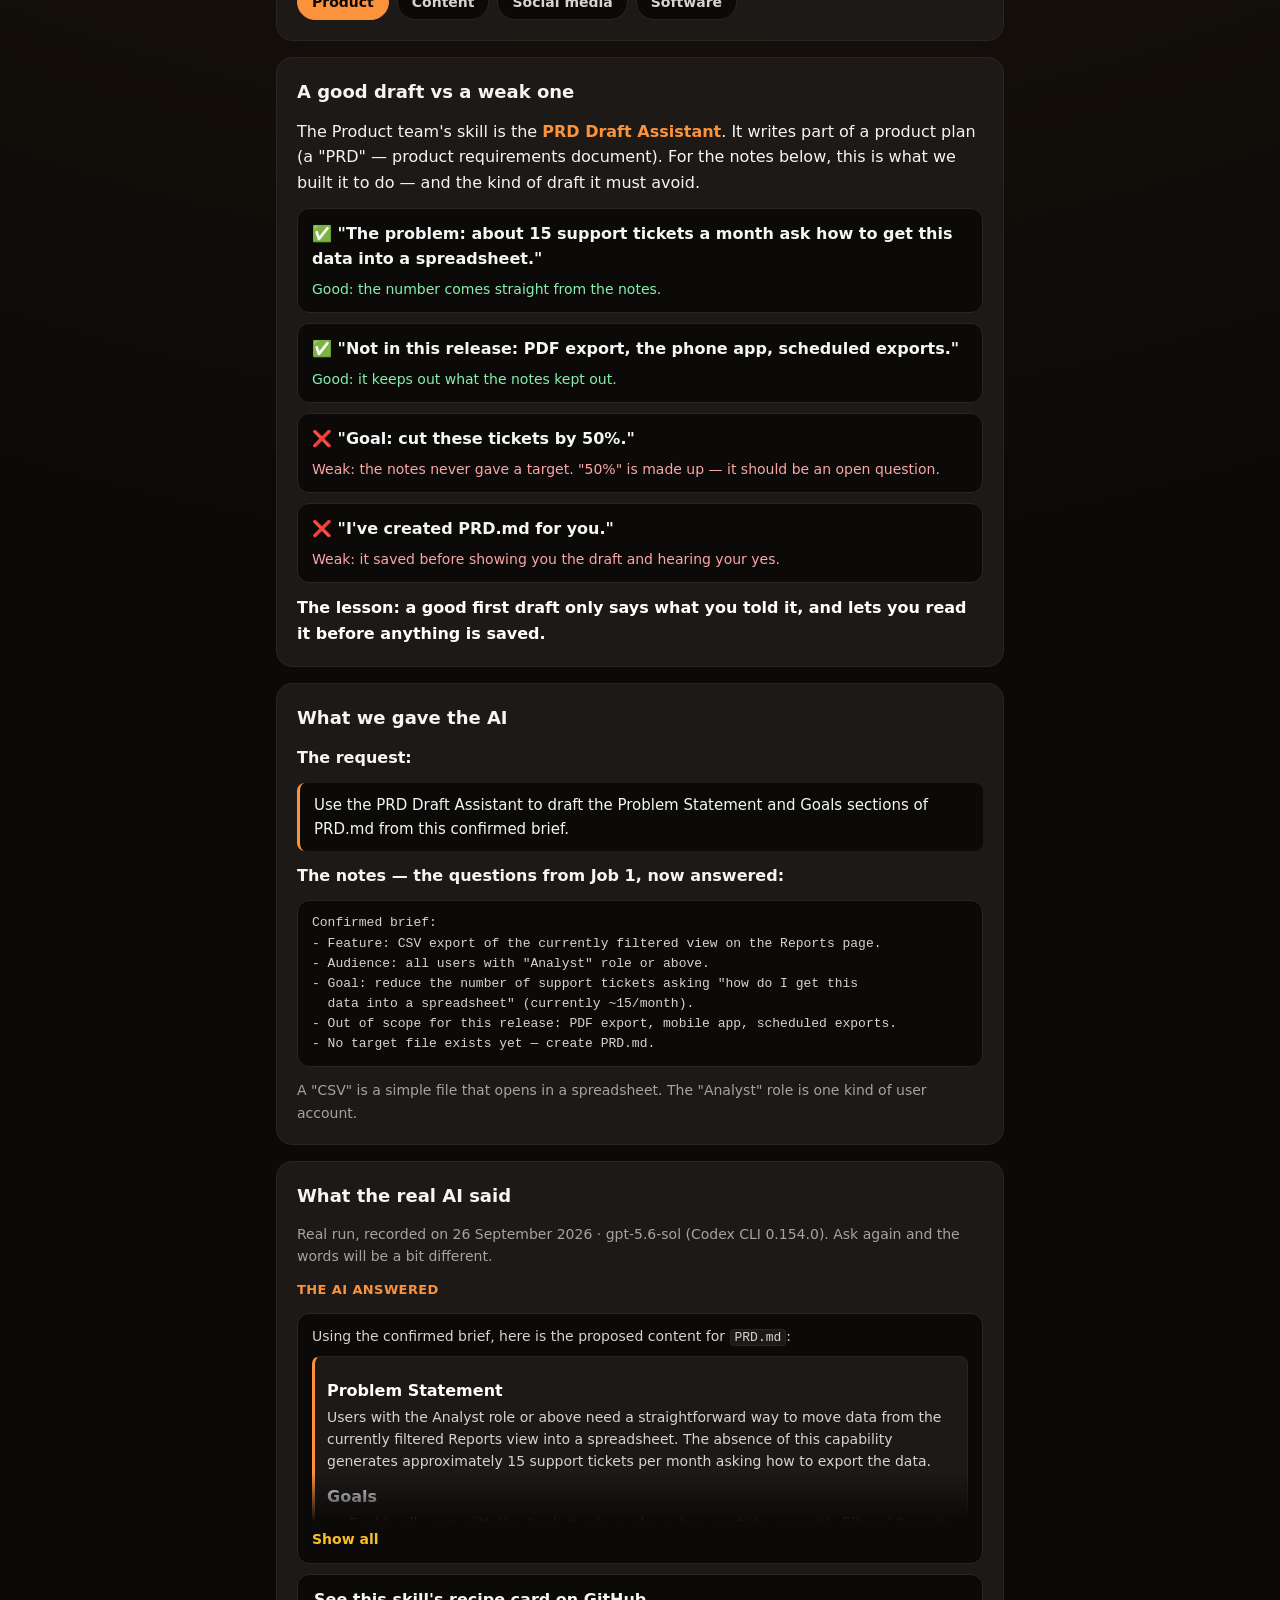
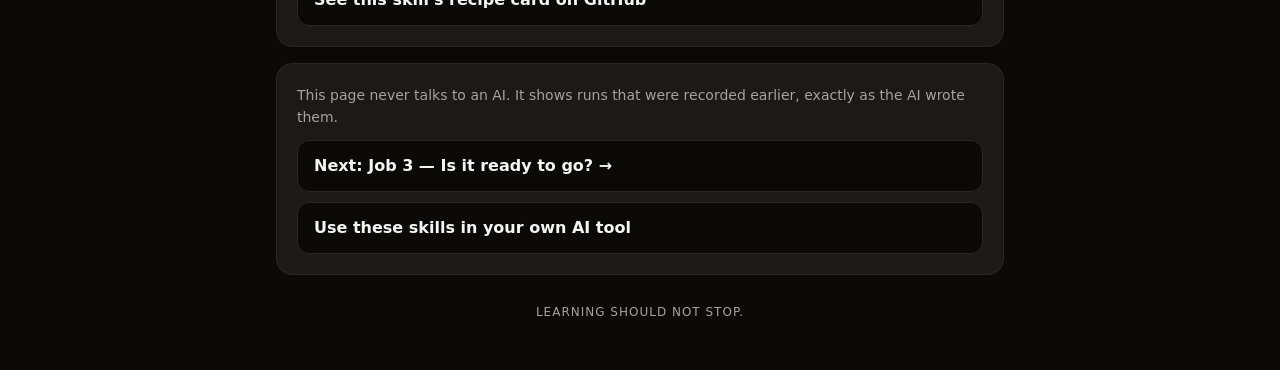
<file: web/skills/draft/index.html>
<!doctype html>
<html lang="en">
<head>
  <meta charset="utf-8">
  <meta name="viewport" content="width=device-width, initial-scale=1">
  <!-- Only this site's own files and the GitHub profile photo (the tab icon)
       may load. -->
  <meta http-equiv="Content-Security-Policy"
        content="default-src 'none'; script-src 'self'; connect-src 'self' https://khadir-syed.goatcounter.com; style-src 'self'; img-src 'self' https://avatars.githubusercontent.com; base-uri 'none'; form-action 'none'">
  <meta name="referrer" content="no-referrer">
  <meta name="description" content="AI skills that write a first draft, show it to you, and only save it once you say yes — for four teams, with real recorded runs.">
  <title>Write me a first draft — k_ai-agent-skills</title>
  <link rel="icon" type="image/jpeg" href="https://avatars.githubusercontent.com/u/15974849?v=4&amp;s=64">
  <link rel="apple-touch-icon" href="https://avatars.githubusercontent.com/u/15974849?v=4&amp;s=180">
  <link rel="stylesheet" href="../../style.css">
  <script src="../../markdown.js" defer></script>
  <script src="../../run.js" defer></script>
  <script src="../../count.js" defer></script>
</head>
<body class="j-draft">
  <!-- All English text lives right here, so the page reads instantly.
       data-t names each piece for future translations. -->
  <main class="wrap">
    <a class="back" href="../">← All skills</a>
    <header class="hero">
      <span class="badge job" data-t="badge">AI skills · Job 2</span>
      <h1 data-t="title">Write me a first draft</h1>
      <p class="subtitle" data-t="subtitle">It writes, you check, and nothing is saved until you say yes</p>
    </header>

    <section class="card easy" data-t="easy">
      <p class="easy-label">In short</p>
      <p>The AI writes a first try for you.</p>
      <p>It shows it to you first.</p>
      <p>It only saves it when you say yes.</p>
      <p>It never makes up facts.</p>
    </section>

    <section class="card">
      <p data-t="intro_1">Imagine asking a friend to write a birthday card for you. They write it, hand it to you to read, and only put it in the envelope once you say "yes, that's good". If they wrote "Happy 40th!" when you never said an age, you'd want to catch that before it's sent.</p>
      <p data-t="intro_2">These skills write a first draft from notes you give them: part of a product plan, a blog post's opening, a social media post, or a "what's new" list. They show you the draft first, and save the file only after your yes. Anything your notes don't say, they mark as an open question instead of making it up.</p>
    </section>

    <section class="card">
      <h2 data-t="does_heading">What they do — and what they won't do</h2>
      <div class="two-lists">
        <div>
          <p class="list-head" data-t="does_label">They do:</p>
          <ul class="ticks yes">
            <li>Write from your notes only</li>
            <li>Mark missing facts as open questions</li>
            <li>Show you the whole draft before saving</li>
            <li>Ask again for every new save</li>
          </ul>
        </div>
        <div>
          <p class="list-head" data-t="wont_label">They won't:</p>
          <ul class="ticks no">
            <li>Invent a number, a quote or a goal you never gave them</li>
            <li>Save the file first and ask afterwards</li>
            <li>Take one "looks good" as a yes forever</li>
            <li>Work from a vague request (they send you to <a class="inline-link" href="../find/">Job 1</a>)</li>
          </ul>
        </div>
      </div>
      <svg class="picture" viewBox="0 0 360 396" role="img" aria-labelledby="pic-title pic-desc">
        <title id="pic-title">How it works</title>
        <desc id="pic-desc">Clear notes go in. The AI writes the draft and shows it to you. If you say yes, it saves the file. If you say no, nothing is saved; it fixes the draft and asks again.</desc>
        <defs><marker id="arrow" viewBox="0 0 10 10" refX="9" refY="5" markerWidth="7" markerHeight="7" orient="auto"><path class="tip" d="M0,0 L10,5 L0,10 z"/></marker></defs>
        <rect class="box" x="30" y="8" width="300" height="58" rx="12"/>
        <text x="180" y="32" text-anchor="middle">Clear notes</text>
        <text class="sub" x="180" y="52" text-anchor="middle">questions already answered</text>
        <path class="line" d="M180,66 V90" marker-end="url(#arrow)"/>
        <rect class="hot" x="30" y="96" width="300" height="44" rx="12"/>
        <text x="180" y="124" text-anchor="middle">Write the draft</text>
        <path class="line" d="M180,140 V164" marker-end="url(#arrow)"/>
        <rect class="box" x="30" y="170" width="300" height="44" rx="12"/>
        <text x="180" y="198" text-anchor="middle">Show it to you</text>
        <path class="line" d="M180,214 V234" marker-end="url(#arrow)"/>
        <path class="stop" d="M180,240 L250,272 L180,304 L110,272 Z"/>
        <text class="stop-text" x="180" y="277" text-anchor="middle">You say yes?</text>
        <path class="line" d="M110,272 H80 V316" marker-end="url(#arrow)"/>
        <path class="line" d="M250,272 H280 V316" marker-end="url(#arrow)"/>
        <text class="sub" x="62" y="266" text-anchor="middle">yes</text>
        <text class="sub" x="298" y="266" text-anchor="middle">no</text>
        <rect class="hot" x="10" y="322" width="150" height="66" rx="12"/>
        <text x="85" y="348" text-anchor="middle">Saved</text>
        <text class="sub" x="85" y="370" text-anchor="middle">to the file</text>
        <rect class="box" x="200" y="322" width="150" height="66" rx="12"/>
        <text x="275" y="348" text-anchor="middle">Nothing saved</text>
        <text class="sub" x="275" y="370" text-anchor="middle">fix it, ask again</text>
      </svg>
    </section>

    <div class="team-pick">
      <input type="radio" name="team" id="team-product" class="t-product" checked>
      <input type="radio" name="team" id="team-content" class="t-content">
      <input type="radio" name="team" id="team-social" class="t-social">
      <input type="radio" name="team" id="team-software" class="t-software">
      <section class="card team-card">
        <h2 data-t="team_heading">Pick a team</h2>
        <p data-t="team_intro">Every team has its own version of this skill. Pick one to see its request and what the real AI said.</p>
        <div class="team-tabs">
          <label for="team-product" class="l-product">Product</label>
          <label for="team-content" class="l-content">Content</label>
          <label for="team-social" class="l-social">Social media</label>
          <label for="team-software" class="l-software">Software</label>
        </div>
      </section>

      <!-- ===== Product ===== -->
      <div class="team-panel p-product">
        <section class="card">
          <h2 data-t="product_good_heading">A good draft vs a weak one</h2>
          <p data-t="product_skill">The Product team's skill is the <span class="skill-name">PRD Draft Assistant</span>. It writes part of a product plan (a "PRD" — product requirements document). For the notes below, this is what we built it to do — and the kind of draft it must avoid.</p>
          <ul class="examples">
            <li class="ex good">
              <p class="ex-say">✅ "The problem: about 15 support tickets a month ask how to get this data into a spreadsheet."</p>
              <p class="ex-why">Good: the number comes straight from the notes.</p>
            </li>
            <li class="ex good">
              <p class="ex-say">✅ "Not in this release: PDF export, the phone app, scheduled exports."</p>
              <p class="ex-why">Good: it keeps out what the notes kept out.</p>
            </li>
            <li class="ex weak">
              <p class="ex-say">❌ "Goal: cut these tickets by 50%."</p>
              <p class="ex-why">Weak: the notes never gave a target. "50%" is made up — it should be an open question.</p>
            </li>
            <li class="ex weak">
              <p class="ex-say">❌ "I've created PRD.md for you."</p>
              <p class="ex-why">Weak: it saved before showing you the draft and hearing your yes.</p>
            </li>
          </ul>
          <p class="lesson" data-t="product_lesson">The lesson: a good first draft only says what you told it, and lets you read it before anything is saved.</p>
        </section>
        <section class="card" data-example="skills/product/prd-draft-assistant/examples/export-feature-prd.md">
          <h2 data-t="asked_heading">What we gave the AI</h2>
          <p class="try-label" data-t="asked_request">The request:</p>
          <p class="prompt">Use the PRD Draft Assistant to draft the Problem Statement and Goals sections of PRD.md from this confirmed brief.</p>
          <p class="try-label" data-t="product_context">The notes — the questions from Job 1, now answered:</p>
          <pre class="evidence">Confirmed brief:
- Feature: CSV export of the currently filtered view on the Reports page.
- Audience: all users with "Analyst" role or above.
- Goal: reduce the number of support tickets asking "how do I get this
  data into a spreadsheet" (currently ~15/month).
- Out of scope for this release: PDF export, mobile app, scheduled exports.
- No target file exists yet — create PRD.md.</pre>
          <p class="muted" data-t="product_note">A "CSV" is a simple file that opens in a spreadsheet. The "Analyst" role is one kind of user account.</p>
        </section>
        <section class="card run" data-run="prd-draft-assistant"
                 data-recorded="Real run, recorded on" data-vary="Ask again and the words will be a bit different."
                 data-ai="The AI answered" data-you="We replied" data-file="The AI saved"
                 data-show="Show all" data-less="Show less"
                 data-missing="This real run hasn't been added yet."
                 data-failed="Sorry — the recorded run couldn't load. Check your internet connection and refresh the page.">
          <h2 data-t="run_heading">What the real AI said</h2>
          <p class="run-meta"></p>
          <ol class="turns"></ol>
          <p class="run-status muted" role="status">Loading the recorded run…</p>
          <noscript><p class="warning">Showing the recorded run needs JavaScript switched on in your browser.</p></noscript>
          <a class="link-card" href="https://github.com/khadir-syed/k_ai-agent-skills/tree/main/skills/product/prd-draft-assistant" rel="noopener noreferrer" data-t="product_link">See this skill's recipe card on GitHub</a>
        </section>
      </div>

      <!-- ===== Content ===== -->
      <div class="team-panel p-content">
        <section class="card">
          <h2 data-t="content_good_heading">A good draft vs a weak one</h2>
          <p data-t="content_skill">The Content team's skill is the <span class="skill-name">Content Draft Assistant</span>. Here it writes the opening paragraph of a blog post about the new export. This is what we built it to do — and the kind of draft it must avoid.</p>
          <ul class="examples">
            <li class="ex good">
              <p class="ex-say">✅ "One-click CSV export is now on the reports page."</p>
              <p class="ex-why">Good: short and matter-of-fact, just as the notes asked.</p>
            </li>
            <li class="ex good">
              <p class="ex-say">✅ Writes only the opening paragraph, then asks: "OK to save this in blog-post.md?"</p>
              <p class="ex-why">Good: only what was asked for, and nothing saved without your yes.</p>
            </li>
            <li class="ex weak">
              <p class="ex-say">❌ "We're thrilled to announce…!"</p>
              <p class="ex-why">Weak: the notes said no hype.</p>
            </li>
            <li class="ex weak">
              <p class="ex-say">❌ "Over 500 customers asked for this."</p>
              <p class="ex-why">Weak: no number was given. It made one up.</p>
            </li>
          </ul>
          <p class="lesson" data-t="content_lesson">The lesson: the notes set the tone, not the AI's taste for exciting words.</p>
        </section>
        <section class="card" data-example="skills/content/content-draft-assistant/examples/launch-blog-intro.md">
          <h2 data-t="asked_heading">What we gave the AI</h2>
          <p class="try-label" data-t="asked_request">The request:</p>
          <p class="prompt">Use the Content Draft Assistant to draft the intro paragraph of blog-post.md from this confirmed brief: we're announcing one-click CSV export on the reports page, aimed at existing customers who've asked for it, tone should be short and matter-of-fact, not hype-y.</p>
          <p class="try-label" data-t="content_context">The notes — agreed after Job 1:</p>
          <pre class="evidence">Feature: one-click CSV export, reports page.
Audience: existing customers who requested it (per support tickets).
Tone: short, matter-of-fact, no hype language.
Format: blog post, this is the intro paragraph only.</pre>
          <p class="muted" data-t="content_note">A "CSV" is a simple file that opens in a spreadsheet. A "brief" is a short note that says what to write.</p>
        </section>
        <section class="card run" data-run="content-draft-assistant"
                 data-recorded="Real run, recorded on" data-vary="Ask again and the words will be a bit different."
                 data-ai="The AI answered" data-you="We replied" data-file="The AI saved"
                 data-show="Show all" data-less="Show less"
                 data-missing="This real run hasn't been added yet."
                 data-failed="Sorry — the recorded run couldn't load. Check your internet connection and refresh the page.">
          <h2 data-t="run_heading">What the real AI said</h2>
          <p class="run-meta"></p>
          <ol class="turns"></ol>
          <p class="run-status muted" role="status">Loading the recorded run…</p>
          <noscript><p class="warning">Showing the recorded run needs JavaScript switched on in your browser.</p></noscript>
          <a class="link-card" href="https://github.com/khadir-syed/k_ai-agent-skills/tree/main/skills/content/content-draft-assistant" rel="noopener noreferrer" data-t="content_link">See this skill's recipe card on GitHub</a>
        </section>
      </div>

      <!-- ===== Social media ===== -->
      <div class="team-panel p-social">
        <section class="card">
          <h2 data-t="social_good_heading">A good draft vs a weak one</h2>
          <p data-t="social_skill">The Social media team's skill is the <span class="skill-name">Social Caption Drafter</span>. Here it writes a LinkedIn post about the new export. This is what we built it to do — and the kind of draft it must avoid.</p>
          <ul class="examples">
            <li class="ex good">
              <p class="ex-say">✅ "One-click CSV export is now on the Reports page. Details in the changelog: [link]"</p>
              <p class="ex-why">Good: short, plain, and it uses the link it was told to use.</p>
            </li>
            <li class="ex good">
              <p class="ex-say">✅ "Nothing saved yet. OK to save this in caption.md?"</p>
              <p class="ex-why">Good: you read it before anything is saved.</p>
            </li>
            <li class="ex weak">
              <p class="ex-say">❌ "🚀 Huge news!!! #export #productivity"</p>
              <p class="ex-why">Weak: hype and hashtags that nobody asked for.</p>
            </li>
            <li class="ex weak">
              <p class="ex-say">❌ One post written for LinkedIn, X and Instagram in one go.</p>
              <p class="ex-why">Weak: each site is its own draft, with its own yes.</p>
            </li>
          </ul>
          <p class="lesson" data-t="social_lesson">The lesson: a post goes out in your company's name. You see every word before it's saved.</p>
        </section>
        <section class="card" data-example="skills/socialmedia/social-caption-drafter/examples/launch-announcement-caption.md">
          <h2 data-t="asked_heading">What we gave the AI</h2>
          <p class="try-label" data-t="asked_request">The request:</p>
          <p class="prompt">Use the Social Caption Drafter to draft a LinkedIn caption in caption.md for our new one-click CSV export, from this confirmed brief: aimed at existing customers who requested it, tone should be short and matter-of-fact, not hype-y, include a link to the changelog.</p>
          <p class="try-label" data-t="social_context">The notes — agreed after Job 1:</p>
          <pre class="evidence">Feature: one-click CSV export, reports page.
Platform: LinkedIn.
Audience: existing customers who requested it (per support tickets).
Tone: short, matter-of-fact, no hype language.
Link: changelog entry (URL supplied separately).</pre>
          <p class="muted" data-t="social_note">A "caption" is the text that goes with a social media post. The notes say the link comes separately — so a good draft leaves a gap for it rather than inventing one.</p>
        </section>
        <section class="card run" data-run="social-caption-drafter"
                 data-recorded="Real run, recorded on" data-vary="Ask again and the words will be a bit different."
                 data-ai="The AI answered" data-you="We replied" data-file="The AI saved"
                 data-show="Show all" data-less="Show less"
                 data-missing="This real run hasn't been added yet."
                 data-failed="Sorry — the recorded run couldn't load. Check your internet connection and refresh the page.">
          <h2 data-t="run_heading">What the real AI said</h2>
          <p class="run-meta"></p>
          <ol class="turns"></ol>
          <p class="run-status muted" role="status">Loading the recorded run…</p>
          <noscript><p class="warning">Showing the recorded run needs JavaScript switched on in your browser.</p></noscript>
          <a class="link-card" href="https://github.com/khadir-syed/k_ai-agent-skills/tree/main/skills/socialmedia/social-caption-drafter" rel="noopener noreferrer" data-t="social_link">See this skill's recipe card on GitHub</a>
        </section>
      </div>

      <!-- ===== Software ===== -->
      <div class="team-panel p-software">
        <section class="card">
          <h2 data-t="software_good_heading">A good draft vs a weak one</h2>
          <p data-t="software_skill">The Software team's skill is the <span class="skill-name">Changelog Entry Drafter</span>. It writes the "what's new" note for the next version of a program. This is what we built it to do — and the kind of draft it must avoid.</p>
          <div class="plain-words" data-t="software_plain">
            <p><b>In plain words:</b></p>
            <ul class="checks">
              <li>A <b>commit</b> is one small saved step of a programmer's work, with a one-line note.</li>
              <li>A <b>changelog</b> is the "what's new" list people read when a new version comes out.</li>
              <li><b>v1.3.0</b> and <b>v1.4.0</b> are version numbers, like the edition of a book.</li>
              <li>Each note starts with <b>feat</b> (something new), <b>fix</b> (a repair) or <b>chore</b> (tidying up behind the scenes, like "bump lint config").</li>
            </ul>
          </div>
          <ul class="examples">
            <li class="ex good">
              <p class="ex-say">✅ "Added: a CSV export option on the reports page. Fixed: the time zone in report exports; a crash when the project list is empty."</p>
              <p class="ex-why">Good: sorted into what's new and what's fixed, in words users understand.</p>
            </li>
            <li class="ex good">
              <p class="ex-say">✅ Leaves out "bump lint config".</p>
              <p class="ex-why">Good: that's behind-the-scenes tidying that users never notice.</p>
            </li>
            <li class="ex weak">
              <p class="ex-say">❌ "Changed: bumped lint config."</p>
              <p class="ex-why">Weak: it's noise for the people reading "what's new".</p>
            </li>
            <li class="ex weak">
              <p class="ex-say">❌ Adds the entry to CHANGELOG.md without showing it first.</p>
              <p class="ex-why">Weak: it saved before hearing your yes.</p>
            </li>
          </ul>
          <p class="lesson" data-t="software_lesson">The lesson: a good "what's new" note speaks to users, not to programmers — and still waits for your yes.</p>
        </section>
        <section class="card" data-example="skills/software/changelog-entry-drafter/examples/version-bump-example.md">
          <h2 data-t="asked_heading">What we gave the AI</h2>
          <p class="try-label" data-t="asked_request">The request:</p>
          <p class="prompt">Use the Changelog Entry Drafter. We're about to tag v1.4.0 — draft a changelog entry from the commits since v1.3.0.</p>
          <p class="try-label" data-t="software_context">The notes — the four commits since the last version (the code at the start of each line is just its ID):</p>
          <pre class="evidence">a1b2c3d fix: correct timezone offset in report export
e4f5g6h feat: add CSV export option to reports page
h7i8j9k chore: bump lint config
k1l2m3n fix: handle empty project list without crashing</pre>
        </section>
        <section class="card run" data-run="changelog-entry-drafter"
                 data-recorded="Real run, recorded on" data-vary="Ask again and the words will be a bit different."
                 data-ai="The AI answered" data-you="We replied" data-file="The AI saved"
                 data-show="Show all" data-less="Show less"
                 data-missing="This real run hasn't been added yet."
                 data-failed="Sorry — the recorded run couldn't load. Check your internet connection and refresh the page.">
          <h2 data-t="run_heading">What the real AI said</h2>
          <p class="run-meta"></p>
          <ol class="turns"></ol>
          <p class="run-status muted" role="status">Loading the recorded run…</p>
          <noscript><p class="warning">Showing the recorded run needs JavaScript switched on in your browser.</p></noscript>
          <a class="link-card" href="https://github.com/khadir-syed/k_ai-agent-skills/tree/main/skills/software/changelog-entry-drafter" rel="noopener noreferrer" data-t="software_link">See this skill's recipe card on GitHub</a>
        </section>
      </div>
    </div>

    <section class="card links">
      <p class="muted" data-t="private_note">This page never talks to an AI. It shows runs that were recorded earlier, exactly as the AI wrote them.</p>
      <a class="link-card" href="../check/" data-t="next_link">Next: Job 3 — Is it ready to go? →</a>
      <a class="link-card" href="https://github.com/khadir-syed/k_ai-agent-skills#using-the-install-script" rel="noopener noreferrer" data-t="install_link">Use these skills in your own AI tool</a>
    </section>

    <footer class="footer" data-t="footer">Learning should not stop.</footer>
  </main>
</body>
</html>
</file>
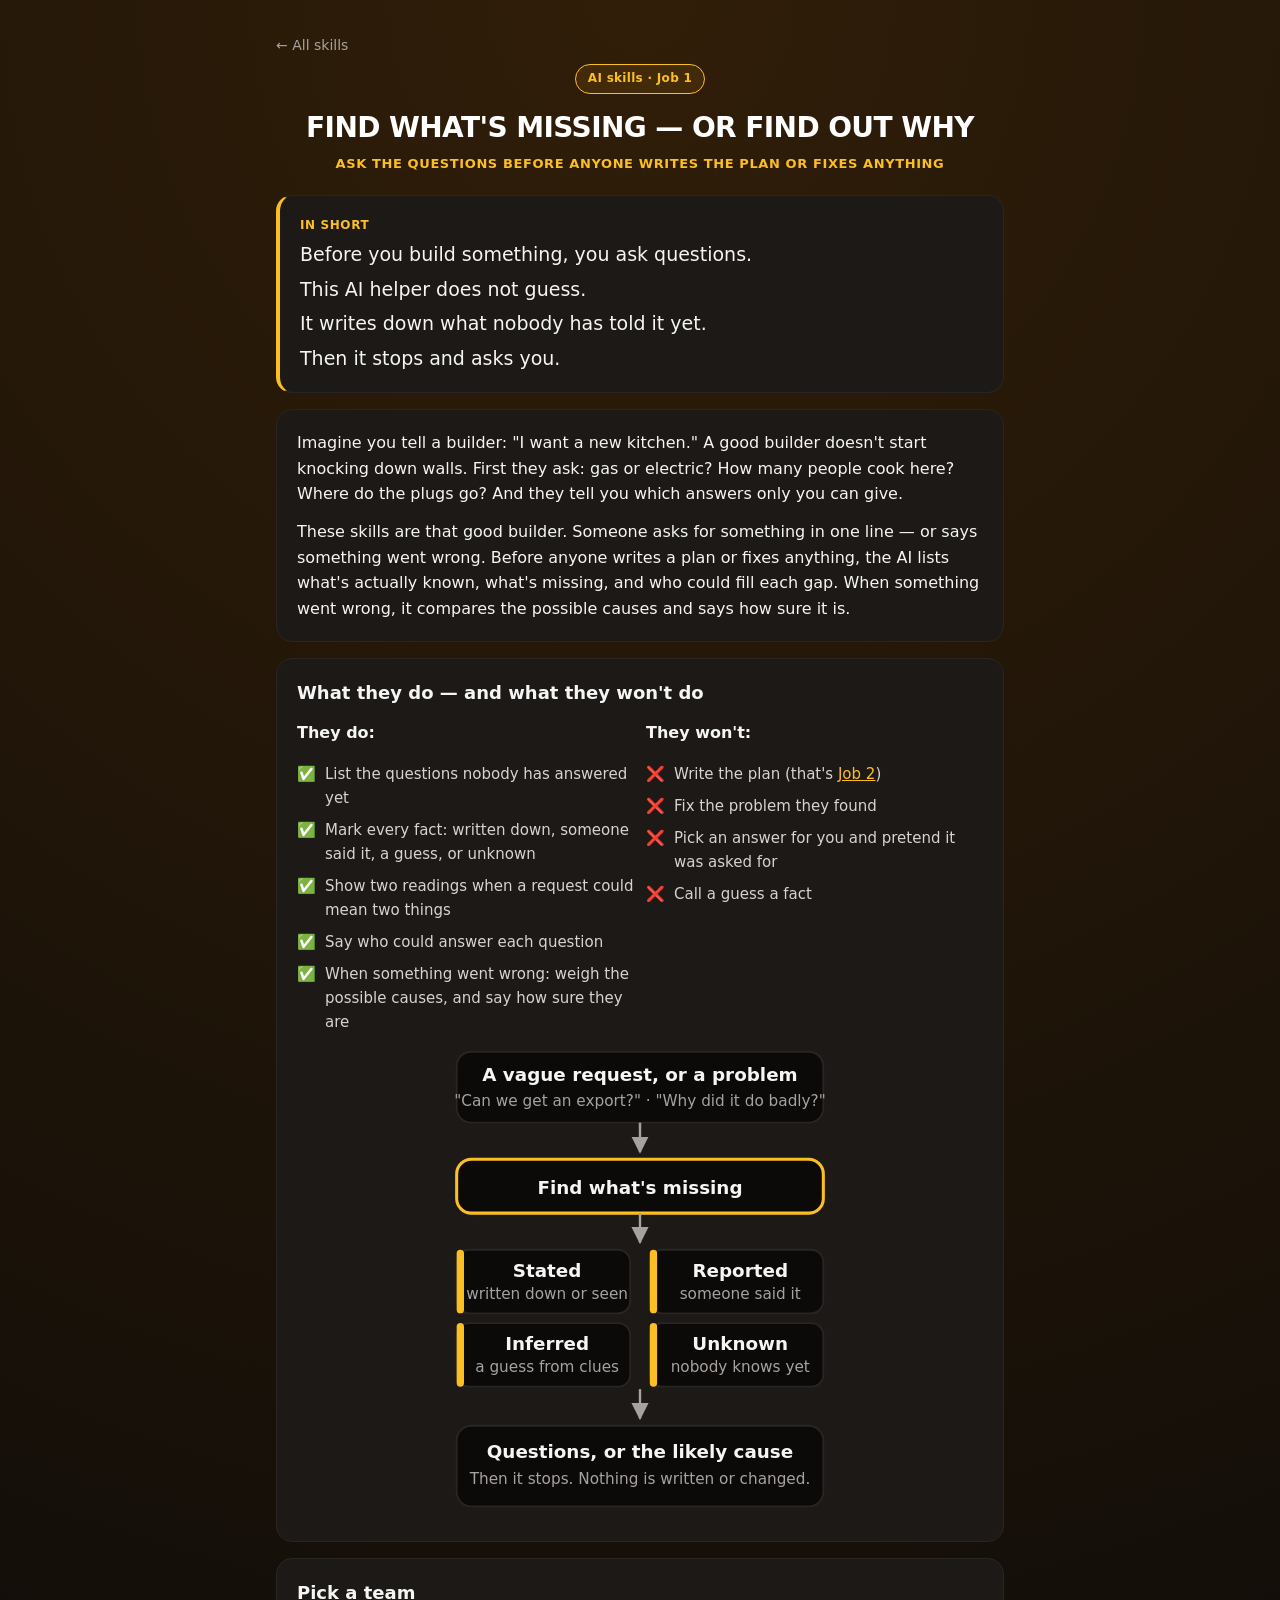
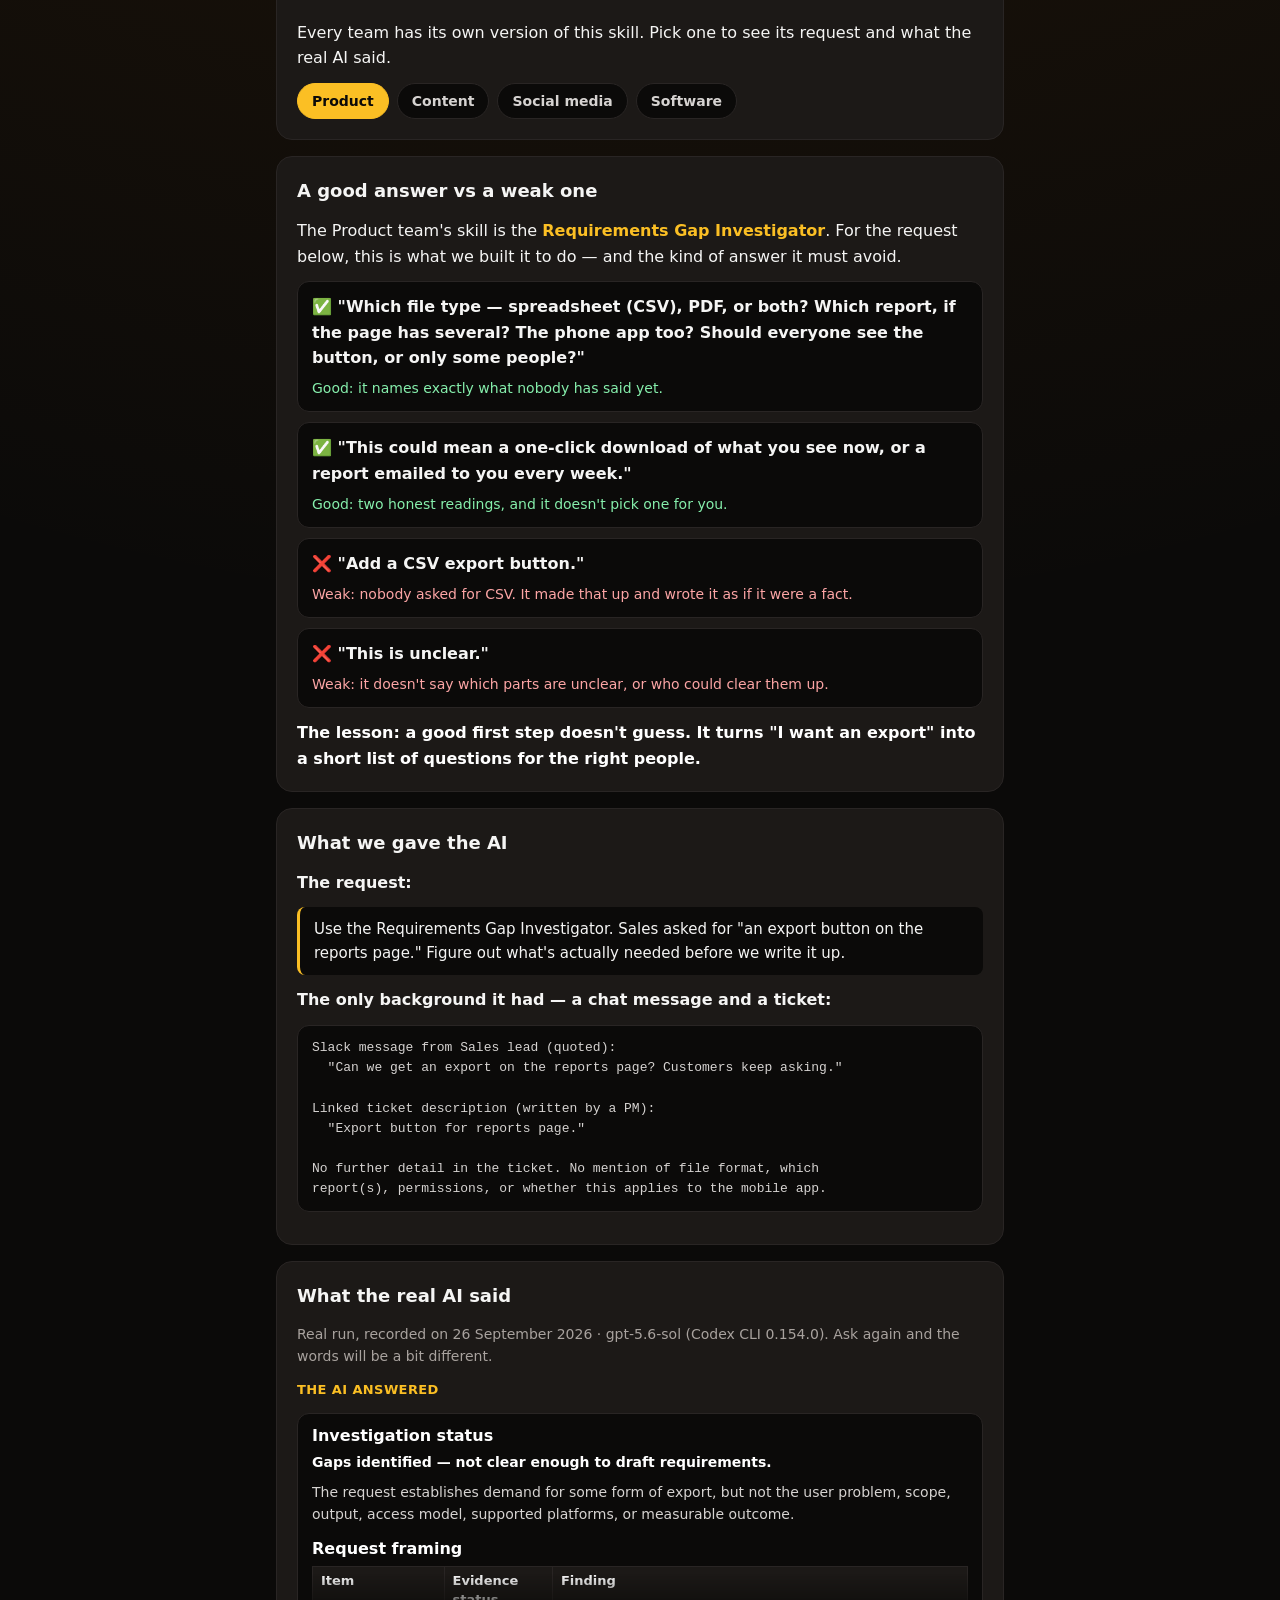
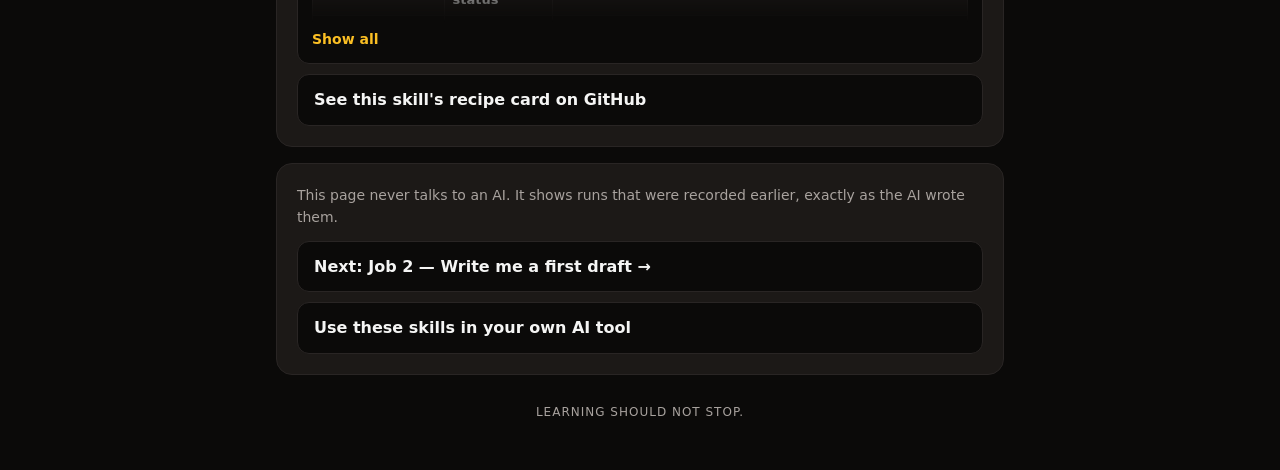
<file: web/skills/find/index.html>
<!doctype html>
<html lang="en">
<head>
  <meta charset="utf-8">
  <meta name="viewport" content="width=device-width, initial-scale=1">
  <!-- Only this site's own files and the GitHub profile photo (the tab icon)
       may load. -->
  <meta http-equiv="Content-Security-Policy"
        content="default-src 'none'; script-src 'self'; connect-src 'self' https://khadir-syed.goatcounter.com; style-src 'self'; img-src 'self' https://avatars.githubusercontent.com; base-uri 'none'; form-action 'none'">
  <meta name="referrer" content="no-referrer">
  <meta name="description" content="AI skills that list the questions nobody has answered yet, or find out why something went wrong — for four teams, with real recorded runs.">
  <title>Find what's missing — k_ai-agent-skills</title>
  <link rel="icon" type="image/jpeg" href="https://avatars.githubusercontent.com/u/15974849?v=4&amp;s=64">
  <link rel="apple-touch-icon" href="https://avatars.githubusercontent.com/u/15974849?v=4&amp;s=180">
  <link rel="stylesheet" href="../../style.css">
  <script src="../../markdown.js" defer></script>
  <script src="../../run.js" defer></script>
  <script src="../../count.js" defer></script>
</head>
<body class="j-find">
  <!-- All English text lives right here, so the page reads instantly.
       data-t names each piece for future translations. -->
  <main class="wrap">
    <a class="back" href="../">← All skills</a>
    <header class="hero">
      <span class="badge job" data-t="badge">AI skills · Job 1</span>
      <h1 data-t="title">Find what's missing — or find out why</h1>
      <p class="subtitle" data-t="subtitle">Ask the questions before anyone writes the plan or fixes anything</p>
    </header>

    <section class="card easy" data-t="easy">
      <p class="easy-label">In short</p>
      <p>Before you build something, you ask questions.</p>
      <p>This AI helper does not guess.</p>
      <p>It writes down what nobody has told it yet.</p>
      <p>Then it stops and asks you.</p>
    </section>

    <section class="card">
      <p data-t="intro_1">Imagine you tell a builder: "I want a new kitchen." A good builder doesn't start knocking down walls. First they ask: gas or electric? How many people cook here? Where do the plugs go? And they tell you which answers only you can give.</p>
      <p data-t="intro_2">These skills are that good builder. Someone asks for something in one line — or says something went wrong. Before anyone writes a plan or fixes anything, the AI lists what's actually known, what's missing, and who could fill each gap. When something went wrong, it compares the possible causes and says how sure it is.</p>
    </section>

    <section class="card">
      <h2 data-t="does_heading">What they do — and what they won't do</h2>
      <div class="two-lists">
        <div>
          <p class="list-head" data-t="does_label">They do:</p>
          <ul class="ticks yes">
            <li>List the questions nobody has answered yet</li>
            <li>Mark every fact: written down, someone said it, a guess, or unknown</li>
            <li>Show two readings when a request could mean two things</li>
            <li>Say who could answer each question</li>
            <li>When something went wrong: weigh the possible causes, and say how sure they are</li>
          </ul>
        </div>
        <div>
          <p class="list-head" data-t="wont_label">They won't:</p>
          <ul class="ticks no">
            <li>Write the plan (that's <a class="inline-link" href="../draft/">Job 2</a>)</li>
            <li>Fix the problem they found</li>
            <li>Pick an answer for you and pretend it was asked for</li>
            <li>Call a guess a fact</li>
          </ul>
        </div>
      </div>
      <svg class="picture" viewBox="0 0 360 392" role="img" aria-labelledby="pic-title pic-desc">
        <title id="pic-title">How it works</title>
        <desc id="pic-desc">A vague request or a problem goes in. The AI finds what's missing and sorts every fact into four kinds: stated (written down or seen), reported (someone said it), inferred (a guess from clues) and unknown (nobody knows yet). Out comes a list of questions and who to ask, or the likely cause and how sure it is. Then it stops; nothing is written or changed.</desc>
        <defs><marker id="arrow" viewBox="0 0 10 10" refX="9" refY="5" markerWidth="7" markerHeight="7" orient="auto"><path class="tip" d="M0,0 L10,5 L0,10 z"/></marker></defs>
        <rect class="box" x="30" y="8" width="300" height="58" rx="12"/>
        <text x="180" y="32" text-anchor="middle">A vague request, or a problem</text>
        <text class="sub" x="180" y="52" text-anchor="middle">"Can we get an export?" · "Why did it do badly?"</text>
        <path class="line" d="M180,66 V90" marker-end="url(#arrow)"/>
        <rect class="hot" x="30" y="96" width="300" height="44" rx="12"/>
        <text x="180" y="124" text-anchor="middle">Find what's missing</text>
        <path class="line" d="M180,140 V164" marker-end="url(#arrow)"/>
        <rect class="box" x="30" y="170" width="142" height="52" rx="10"/>
        <rect class="box" x="188" y="170" width="142" height="52" rx="10"/>
        <rect class="box" x="30" y="230" width="142" height="52" rx="10"/>
        <rect class="box" x="188" y="230" width="142" height="52" rx="10"/>
        <rect class="solid" x="30" y="170" width="6" height="52" rx="3"/>
        <rect class="solid" x="188" y="170" width="6" height="52" rx="3"/>
        <rect class="solid" x="30" y="230" width="6" height="52" rx="3"/>
        <rect class="solid" x="188" y="230" width="6" height="52" rx="3"/>
        <text x="104" y="192" text-anchor="middle">Stated</text>
        <text class="sub" x="104" y="210" text-anchor="middle">written down or seen</text>
        <text x="262" y="192" text-anchor="middle">Reported</text>
        <text class="sub" x="262" y="210" text-anchor="middle">someone said it</text>
        <text x="104" y="252" text-anchor="middle">Inferred</text>
        <text class="sub" x="104" y="270" text-anchor="middle">a guess from clues</text>
        <text x="262" y="252" text-anchor="middle">Unknown</text>
        <text class="sub" x="262" y="270" text-anchor="middle">nobody knows yet</text>
        <path class="line" d="M180,284 V308" marker-end="url(#arrow)"/>
        <rect class="box" x="30" y="314" width="300" height="66" rx="12"/>
        <text x="180" y="340" text-anchor="middle">Questions, or the likely cause</text>
        <text class="sub" x="180" y="362" text-anchor="middle">Then it stops. Nothing is written or changed.</text>
      </svg>
    </section>

    <div class="team-pick">
      <input type="radio" name="team" id="team-product" class="t-product" checked>
      <input type="radio" name="team" id="team-content" class="t-content">
      <input type="radio" name="team" id="team-social" class="t-social">
      <input type="radio" name="team" id="team-software" class="t-software">
      <section class="card team-card">
        <h2 data-t="team_heading">Pick a team</h2>
        <p data-t="team_intro">Every team has its own version of this skill. Pick one to see its request and what the real AI said.</p>
        <div class="team-tabs">
          <label for="team-product" class="l-product">Product</label>
          <label for="team-content" class="l-content">Content</label>
          <label for="team-social" class="l-social">Social media</label>
          <label for="team-software" class="l-software">Software</label>
        </div>
      </section>

      <!-- ===== Product ===== -->
      <div class="team-panel p-product">
        <section class="card">
          <h2 data-t="product_good_heading">A good answer vs a weak one</h2>
          <p data-t="product_skill">The Product team's skill is the <span class="skill-name">Requirements Gap Investigator</span>. For the request below, this is what we built it to do — and the kind of answer it must avoid.</p>
          <ul class="examples">
            <li class="ex good">
              <p class="ex-say">✅ "Which file type — spreadsheet (CSV), PDF, or both? Which report, if the page has several? The phone app too? Should everyone see the button, or only some people?"</p>
              <p class="ex-why">Good: it names exactly what nobody has said yet.</p>
            </li>
            <li class="ex good">
              <p class="ex-say">✅ "This could mean a one-click download of what you see now, or a report emailed to you every week."</p>
              <p class="ex-why">Good: two honest readings, and it doesn't pick one for you.</p>
            </li>
            <li class="ex weak">
              <p class="ex-say">❌ "Add a CSV export button."</p>
              <p class="ex-why">Weak: nobody asked for CSV. It made that up and wrote it as if it were a fact.</p>
            </li>
            <li class="ex weak">
              <p class="ex-say">❌ "This is unclear."</p>
              <p class="ex-why">Weak: it doesn't say which parts are unclear, or who could clear them up.</p>
            </li>
          </ul>
          <p class="lesson" data-t="product_lesson">The lesson: a good first step doesn't guess. It turns "I want an export" into a short list of questions for the right people.</p>
        </section>
        <section class="card" data-example="skills/product/requirements-gap-investigator/examples/vague-export-request.md">
          <h2 data-t="asked_heading">What we gave the AI</h2>
          <p class="try-label" data-t="asked_request">The request:</p>
          <p class="prompt">Use the Requirements Gap Investigator. Sales asked for "an export button on the reports page." Figure out what's actually needed before we write it up.</p>
          <p class="try-label" data-t="product_context">The only background it had — a chat message and a ticket:</p>
          <pre class="evidence">Slack message from Sales lead (quoted):
  "Can we get an export on the reports page? Customers keep asking."

Linked ticket description (written by a PM):
  "Export button for reports page."

No further detail in the ticket. No mention of file format, which
report(s), permissions, or whether this applies to the mobile app.</pre>
        </section>
        <section class="card run" data-run="requirements-gap-investigator"
                 data-recorded="Real run, recorded on" data-vary="Ask again and the words will be a bit different."
                 data-ai="The AI answered" data-you="We replied" data-file="The AI saved"
                 data-show="Show all" data-less="Show less"
                 data-missing="This real run hasn't been added yet."
                 data-failed="Sorry — the recorded run couldn't load. Check your internet connection and refresh the page.">
          <h2 data-t="run_heading">What the real AI said</h2>
          <p class="run-meta"></p>
          <ol class="turns"></ol>
          <p class="run-status muted" role="status">Loading the recorded run…</p>
          <noscript><p class="warning">Showing the recorded run needs JavaScript switched on in your browser.</p></noscript>
          <a class="link-card" href="https://github.com/khadir-syed/k_ai-agent-skills/tree/main/skills/product/requirements-gap-investigator" rel="noopener noreferrer" data-t="product_link">See this skill's recipe card on GitHub</a>
        </section>
      </div>

      <!-- ===== Content ===== -->
      <div class="team-panel p-content">
        <section class="card">
          <h2 data-t="content_good_heading">A good answer vs a weak one</h2>
          <p data-t="content_skill">The Content team's skill is the <span class="skill-name">Content Brief Gap Investigator</span>. Marketing wants "something for launch day" about the new export. For that request, this is what we built it to do — and the kind of answer it must avoid.</p>
          <ul class="examples">
            <li class="ex good">
              <p class="ex-say">✅ "Which format — a blog post, an email, a social post, or all three? For which readers? How long? And what should 'exciting' sound like?"</p>
              <p class="ex-why">Good: it names exactly what the chat message left open.</p>
            </li>
            <li class="ex good">
              <p class="ex-say">✅ "This could be a short blog post for existing customers, or a social campaign to win new users."</p>
              <p class="ex-why">Good: two honest readings, and it doesn't pick one for you.</p>
            </li>
            <li class="ex weak">
              <p class="ex-say">❌ "Here's an exciting blog post about the export feature."</p>
              <p class="ex-why">Weak: nobody chose a blog post or said what "exciting" means. It wrote instead of asking.</p>
            </li>
            <li class="ex weak">
              <p class="ex-say">❌ "This brief is too vague."</p>
              <p class="ex-why">Weak: it doesn't say which parts are vague, or who could clear them up.</p>
            </li>
          </ul>
          <p class="lesson" data-t="content_lesson">The lesson: before anyone writes a word, find out what's being written, for whom, and in what voice.</p>
        </section>
        <section class="card" data-example="skills/content/content-brief-gap-investigator/examples/vague-launch-brief.md">
          <h2 data-t="asked_heading">What we gave the AI</h2>
          <p class="try-label" data-t="asked_request">The request:</p>
          <p class="prompt">Use the Content Brief Gap Investigator. Marketing asked for "something for launch day" about our new export feature. Figure out what's actually needed before we write it up.</p>
          <p class="try-label" data-t="content_context">The only background it had — a chat message and a ticket:</p>
          <pre class="evidence">Slack message from Marketing lead (quoted):
  "Can we get something ready for launch day about the export
  feature? Should feel exciting."

Linked ticket description (written by a PM):
  "Launch content for export feature."

No further detail in the ticket. No mention of format (blog post?
email? social post?), channel, target length, audience, or what
"exciting" should mean in terms of tone.</pre>
        </section>
        <section class="card run" data-run="content-brief-gap-investigator"
                 data-recorded="Real run, recorded on" data-vary="Ask again and the words will be a bit different."
                 data-ai="The AI answered" data-you="We replied" data-file="The AI saved"
                 data-show="Show all" data-less="Show less"
                 data-missing="This real run hasn't been added yet."
                 data-failed="Sorry — the recorded run couldn't load. Check your internet connection and refresh the page.">
          <h2 data-t="run_heading">What the real AI said</h2>
          <p class="run-meta"></p>
          <ol class="turns"></ol>
          <p class="run-status muted" role="status">Loading the recorded run…</p>
          <noscript><p class="warning">Showing the recorded run needs JavaScript switched on in your browser.</p></noscript>
          <a class="link-card" href="https://github.com/khadir-syed/k_ai-agent-skills/tree/main/skills/content/content-brief-gap-investigator" rel="noopener noreferrer" data-t="content_link">See this skill's recipe card on GitHub</a>
        </section>
      </div>

      <!-- ===== Social media ===== -->
      <div class="team-panel p-social">
        <section class="card">
          <h2 data-t="social_good_heading">A good answer vs a weak one</h2>
          <p data-t="social_skill">The Social media team's skill is the <span class="skill-name">Post Performance Investigator</span>. This one finds out <i>why</i>: the launch post on Instagram reached far fewer people than usual. This is what we built it to do — and the kind of answer it must avoid.</p>
          <ul class="examples">
            <li class="ex good">
              <p class="ex-say">✅ "400 people reached, against a usual 3,000 or so — that comparison comes from the marketing lead; nobody has checked the numbers yet."</p>
              <p class="ex-why">Good: it says where each number came from.</p>
            </li>
            <li class="ex good">
              <p class="ex-say">✅ "Most likely a mix: a still picture instead of the usual video, and no paid boost this time. That's likely, not proven."</p>
              <p class="ex-why">Good: a leading answer, and honest about how sure it is.</p>
            </li>
            <li class="ex weak">
              <p class="ex-say">❌ "Instagram changed how it shows posts."</p>
              <p class="ex-why">Weak: nothing in the facts says so. It made up a cause and ignored the real differences.</p>
            </li>
            <li class="ex weak">
              <p class="ex-say">❌ "Here's a better post to try instead."</p>
              <p class="ex-why">Weak: its job was to find out why, not to write a new post.</p>
            </li>
          </ul>
          <p class="lesson" data-t="social_lesson">The lesson: "why did it do badly?" deserves proof, not the first theory that sounds right.</p>
        </section>
        <section class="card" data-example="skills/socialmedia/post-performance-investigator/examples/underperforming-launch-post.md">
          <h2 data-t="asked_heading">What we gave the AI</h2>
          <p class="try-label" data-t="asked_request">The request:</p>
          <p class="prompt">Use the Post Performance Investigator. Our export-feature launch post on Instagram flopped compared to usual. Figure out why.</p>
          <p class="try-label" data-t="social_context">The only background it had — what the team knew about the post:</p>
          <pre class="evidence">Post: Instagram feed post announcing the export feature, posted
Tuesday 9am local time.

Reported metric: reach 400, versus a typical post's reach of ~3,000
(average of last 10 posts, per the marketing lead).

Observed: the post was a single static image with a two-line
caption and no hashtags. The last 10 posts averaged 4-6 hashtags
and a short video/carousel format.

Observed: no paid promotion was applied to this post; three of the
last 10 posts had.

Unknown: whether Instagram's algorithm changed recently, and
whether any competing content was posted by others that morning.</pre>
          <p class="muted" data-t="social_note">"Reach" is how many different people saw the post. A "carousel" is a post you swipe through, picture by picture.</p>
        </section>
        <section class="card run" data-run="post-performance-investigator"
                 data-recorded="Real run, recorded on" data-vary="Ask again and the words will be a bit different."
                 data-ai="The AI answered" data-you="We replied" data-file="The AI saved"
                 data-show="Show all" data-less="Show less"
                 data-missing="This real run hasn't been added yet."
                 data-failed="Sorry — the recorded run couldn't load. Check your internet connection and refresh the page.">
          <h2 data-t="run_heading">What the real AI said</h2>
          <p class="run-meta"></p>
          <ol class="turns"></ol>
          <p class="run-status muted" role="status">Loading the recorded run…</p>
          <noscript><p class="warning">Showing the recorded run needs JavaScript switched on in your browser.</p></noscript>
          <a class="link-card" href="https://github.com/khadir-syed/k_ai-agent-skills/tree/main/skills/socialmedia/post-performance-investigator" rel="noopener noreferrer" data-t="social_link">See this skill's recipe card on GitHub</a>
        </section>
      </div>

      <!-- ===== Software ===== -->
      <div class="team-panel p-software">
        <section class="card">
          <h2 data-t="software_good_heading">A good answer vs a weak one</h2>
          <p data-t="software_skill">The Software team's skill is the <span class="skill-name">Root Cause Investigator</span>. This one also finds out <i>why</i>: the Orders page says "No orders found", yet three orders arrived. This is what we built it to do — and the kind of answer it must avoid.</p>
          <p class="plain-words" data-t="software_plain"><b>In plain words:</b> a web page asks the company's server for the list of orders. The server answers in a tidy text format (called JSON). Last week, the server team renamed that list from <code>orders</code> to <code>items</code> — like relabelling a folder in a shared filing cabinet without telling the people who use it.</p>
          <ul class="examples">
            <li class="ex good">
              <p class="ex-say">✅ "The server sends the orders in a list called <code>items</code>, but the page looks for one called <code>orders</code>, finds nothing, and shows 'No orders found'."</p>
              <p class="ex-why">Good: it points to the exact spot where things go wrong.</p>
            </li>
            <li class="ex good">
              <p class="ex-say">✅ "Probable, not proven: nobody looked at the page's code or the live site. Next check, not done: see which name the page reads."</p>
              <p class="ex-why">Good: honest about how sure it is ("probable" means very likely), and it changes nothing.</p>
            </li>
            <li class="ex weak">
              <p class="ex-say">❌ "The website is broken."</p>
              <p class="ex-why">Weak: it names a big area, not what actually went wrong.</p>
            </li>
            <li class="ex weak">
              <p class="ex-say">❌ "Just rename <code>orders</code> to <code>items</code>."</p>
              <p class="ex-why">Weak: it jumped to a fix. It was asked to find the cause and change nothing.</p>
            </li>
          </ul>
          <p class="lesson" data-t="software_lesson">The lesson: first find where it goes wrong and how sure you are. Fixing it is a separate step, with your go-ahead.</p>
        </section>
        <section class="card" data-example="skills/software/root-cause-investigator/examples/ui-api-field-mismatch.md">
          <h2 data-t="asked_heading">What we gave the AI</h2>
          <p class="try-label" data-t="asked_request">The request:</p>
          <p class="prompt">Use the Root Cause Investigator. The Orders page says "No orders found," but the browser network response contains three orders. Diagnose the problem and do not change anything.</p>
          <p class="try-label" data-t="software_context">The only background it had — what the server sent, how the page works, and a note about last week's change:</p>
          <pre class="evidence">Treat the following as supplied evidence. A real investigation should verify equivalent evidence in the available environment.

### API response

```json
{
  "items": [
    { "id": "A-101", "status": "ready" },
    { "id": "A-102", "status": "pending" },
    { "id": "A-103", "status": "ready" }
  ],
  "total": 3
}
```

### UI behaviour description

The page reads the response body successfully. It renders an order row for every entry in a property named `orders`. When `orders.length` is zero, it shows "No orders found."

### Recent change note

The API response contract was changed last week from an `orders` property to an `items` property. No corresponding UI change is recorded in the evidence packet.</pre>
          <p class="muted" data-t="software_note">"API" is the server's side of the conversation; "UI" is the page you see. The <code>###</code> and <code>```</code> marks are just how the example file labels its parts.</p>
        </section>
        <section class="card run" data-run="root-cause-investigator"
                 data-recorded="Real run, recorded on" data-vary="Ask again and the words will be a bit different."
                 data-ai="The AI answered" data-you="We replied" data-file="The AI saved"
                 data-show="Show all" data-less="Show less"
                 data-missing="This real run hasn't been added yet."
                 data-failed="Sorry — the recorded run couldn't load. Check your internet connection and refresh the page.">
          <h2 data-t="run_heading">What the real AI said</h2>
          <p class="run-meta"></p>
          <ol class="turns"></ol>
          <p class="run-status muted" role="status">Loading the recorded run…</p>
          <noscript><p class="warning">Showing the recorded run needs JavaScript switched on in your browser.</p></noscript>
          <p class="plain-words" data-t="software_notice"><b>Worth noticing:</b> in this run the AI called the cause "established" (proven), with "High" confidence (very sure). It found the right cause, but nobody looked at the page's actual code — so "probable", as in the good answer above, would have been more honest. Even a good answer is worth reading with care.</p>
          <a class="link-card" href="https://github.com/khadir-syed/k_ai-agent-skills/tree/main/skills/software/root-cause-investigator" rel="noopener noreferrer" data-t="software_link">See this skill's recipe card on GitHub</a>
        </section>
      </div>
    </div>

    <section class="card links">
      <p class="muted" data-t="private_note">This page never talks to an AI. It shows runs that were recorded earlier, exactly as the AI wrote them.</p>
      <a class="link-card" href="../draft/" data-t="next_link">Next: Job 2 — Write me a first draft →</a>
      <a class="link-card" href="https://github.com/khadir-syed/k_ai-agent-skills#using-the-install-script" rel="noopener noreferrer" data-t="install_link">Use these skills in your own AI tool</a>
    </section>

    <footer class="footer" data-t="footer">Learning should not stop.</footer>
  </main>
</body>
</html>
</file>
<file: web/style.css>
/* Colours and shapes match https://khadir-syed.github.io
   (base copied from k_ai-basics web/style.css) */
:root {
  --bg: #0b0a09;
  --card: #1c1917;
  --line: #292524;
  --text: #f5f5f4;
  --muted: #a8a29e;
  --soft: #d6d3d1;
  --amber: #fbbf24;
  --amber-soft: #fcd34d;
  --orange: #d97706;
  --glow: rgba(217, 119, 6, 0.18);
  --good: #86efac;
  --bad: #fca5a5;
  --job: var(--amber);
}

/* One warm brand shade per job: the card edge, the picture and the page badge. */
.j-find { --job: #fbbf24; }
.j-draft { --job: #fb923c; }
.j-check { --job: #fde68a; }
.j-together { --job: #f59e0b; }

* { box-sizing: border-box; }

body {
  margin: 0;
  background: var(--bg) radial-gradient(circle at 50% 0%, var(--glow) 0%, rgba(11, 10, 9, 0) 60%) no-repeat;
  color: var(--text);
  font-family: -apple-system, system-ui, "Segoe UI", Roboto, Helvetica, Arial, sans-serif;
  line-height: 1.6;
}

.wrap { max-width: 760px; margin: 0 auto; padding: 32px 16px 48px; }

.hero { text-align: center; margin-bottom: 20px; }
.badge {
  display: inline-block; padding: 4px 12px; border-radius: 9999px;
  background: rgba(245, 158, 11, 0.1); border: 1px solid rgba(245, 158, 11, 0.3);
  color: var(--amber-soft); font-size: 12px; font-weight: 600; letter-spacing: 0.3px;
}
.hero .badge.job { color: var(--job); border-color: var(--job); }
h1 {
  margin: 12px 0 4px; font-size: 28px; font-weight: 900; letter-spacing: -0.6px;
  text-transform: uppercase; color: #fff;
}
.subtitle {
  margin: 0; color: var(--amber); font-size: 13px; font-weight: 600;
  letter-spacing: 0.6px; text-transform: uppercase;
}
h2 { margin: 0 0 12px; font-size: 18px; font-weight: 800; }

.card {
  background: var(--card); border: 1px solid var(--line); border-radius: 16px;
  padding: 20px; margin: 16px 0;
}
.card p { margin: 0 0 12px; }
.card p:last-child { margin-bottom: 0; }
.muted { color: var(--muted); font-size: 14px; }
.warning {
  border-left: 3px solid var(--orange); background: rgba(217, 119, 6, 0.08);
  padding: 10px 14px; border-radius: 8px; color: var(--soft); font-size: 14px;
}
.lesson { font-weight: 700; color: #fff; }

.link-card {
  display: block; background: var(--bg); border: 1px solid var(--line); border-radius: 12px;
  padding: 12px 16px; margin-top: 10px; color: var(--text); font-weight: 700; text-decoration: none;
}
.link-card:hover { border-color: var(--orange); }
.inline-link { color: var(--amber); }

.footer {
  text-align: center; color: var(--muted); font-size: 12px; letter-spacing: 1px;
  text-transform: uppercase; margin-top: 28px;
}

.back { display: inline-block; color: var(--muted); font-size: 14px; text-decoration: none; margin-bottom: 8px; }
.back:hover { color: var(--amber); }
a:focus-visible, button:focus-visible { outline: 2px solid var(--amber); outline-offset: 2px; }

/* Home page: brand header, same as https://khadir-syed.github.io */
.brand .brand-frame {
  width: 112px; height: 112px; margin: 0 auto 16px; padding: 2.5px; border-radius: 28px;
  background: linear-gradient(to bottom, #fbbf24, #f59e0b, #78350f);
  box-shadow: 0 0 28px rgba(245, 158, 11, 0.35), inset 0 0 10px rgba(245, 158, 11, 0.2);
}
.brand img { display: block; width: 100%; height: 100%; border-radius: 25.5px; object-fit: cover; background: #0c0a09; }
.brand .badge { text-decoration: none; }
.brand-name {
  margin: 10px 0 2px; font-size: 30px; font-weight: 900; letter-spacing: -0.6px;
  text-transform: uppercase; color: #fff; line-height: 1.2;
}
.brand-name span { color: var(--amber); }
.brand .subtitle { color: rgba(253, 230, 138, 0.9); }
.pills { list-style: none; display: flex; flex-wrap: wrap; justify-content: center; gap: 6px; margin: 14px 0 0; padding: 0; }
.pills li {
  font-size: 11px; font-weight: 500; padding: 2px 10px; border-radius: 6px;
  background: var(--card); border: 1px solid var(--line); color: var(--soft);
}
.hook { margin: 12px 0 0; color: var(--muted); font-size: 12px; font-style: italic; }
.card h1 { margin-top: 0; font-size: 22px; line-height: 1.25; }

/* Home page: one card per job, its edge in the job's colour */
.job-card {
  display: block; background: var(--card); border: 1px solid var(--line); border-left: 4px solid var(--job);
  border-radius: 16px; padding: 16px 20px; margin: 12px 0; color: var(--text); text-decoration: none;
}
.job-card:hover { border-color: var(--job); background: #24201c; }
.job-num { display: block; color: var(--job); font-size: 12px; font-weight: 700; letter-spacing: 0.6px; text-transform: uppercase; }
.job-title { display: block; font-size: 18px; font-weight: 800; margin: 2px 0 4px; }
.job-card:hover .job-title { color: var(--job); }
.job-line { display: block; color: var(--muted); font-size: 14px; }

/* Pictures: drawn right in the page, coloured here (no scripts needed) */
.picture { margin: 4px auto 0; display: block; width: 100%; max-width: 440px; height: auto; }
.picture text { fill: var(--text); font-family: inherit; font-size: 15px; font-weight: 700; }
.picture .sub { fill: var(--muted); font-size: 12.5px; font-weight: 500; }
.picture .on-job { fill: var(--bg); }
.picture .box { fill: var(--bg); stroke: var(--line); stroke-width: 1.5; }
.picture .hot { fill: var(--bg); stroke: var(--job); stroke-width: 2.5; }
.picture .solid { fill: var(--job); stroke: none; }
.picture .stop { fill: rgba(217, 119, 6, 0.15); stroke: var(--orange); stroke-width: 1.5; }
.picture .stop-text { fill: var(--amber-soft); font-size: 13px; }
.picture .line { stroke: var(--muted); stroke-width: 2; fill: none; }
.picture .tip { fill: var(--muted); }
.picture .c-find { fill: #fbbf24; }
.picture .c-draft { fill: #fb923c; }
.picture .c-check { fill: #fde68a; }
.picture .c-together { stroke: #f59e0b; stroke-width: 2; fill: none; stroke-dasharray: 6 5; }
.picture .t-together { fill: #f59e0b; }
.picture .on-job { font-size: 22px; font-weight: 900; }

/* Does ✅ / won't ❌ lists, and good vs weak answers */
.two-lists { display: grid; gap: 12px; }
@media (min-width: 620px) { .two-lists { grid-template-columns: 1fr 1fr; } }
.ticks { list-style: none; margin: 0; padding: 0; font-size: 15px; }
.ticks li { padding: 4px 0 4px 28px; position: relative; color: var(--soft); }
.ticks li::before { position: absolute; left: 0; }
.ticks.yes li::before { content: "✅"; }
.ticks.no li::before { content: "❌"; }
.list-head { font-weight: 800; margin: 0 0 4px; }
.examples { list-style: none; margin: 0 0 12px; padding: 0; display: grid; gap: 10px; }
.ex { background: var(--bg); border: 1px solid var(--line); border-radius: 12px; padding: 12px 14px; min-width: 0; }
.ex p { margin: 0 0 6px; }
.ex p:last-child { margin-bottom: 0; }
.ex-say { font-weight: 700; }
.ex-why { font-size: 14px; color: var(--soft); }
.ex.good .ex-why { color: var(--good); }
.ex.weak .ex-why { color: var(--bad); }
.checks { margin: 0 0 12px; padding-left: 22px; color: var(--soft); }
.checks li { margin: 3px 0; }
.legend { font-size: 14px; color: var(--soft); }

/* What we gave the AI */
.prompt {
  margin: 0 0 12px; padding: 10px 14px; border-left: 3px solid var(--job);
  background: var(--bg); border-radius: 8px; font-size: 15px;
}
.evidence {
  background: var(--bg); border: 1px solid var(--line); border-radius: 12px;
  padding: 12px 14px; margin: 0 0 12px; font-size: 13px; line-height: 1.55; color: var(--soft);
  white-space: pre-wrap; word-break: break-word;
  font-family: ui-monospace, SFMono-Regular, Menlo, Consolas, monospace;
}
.try-label { font-weight: 700; margin: 8px 0 6px; }
[data-example] + [data-example] { margin-top: 16px; } /* two requests in a row, e.g. controlled then autonomous */
.command { font-family: ui-monospace, SFMono-Regular, Menlo, Consolas, monospace; font-size: 14px; word-break: break-word; }

/* A recorded run: each turn, the AI's answers cut short until "Show all" */
.run-meta { font-size: 14px; color: var(--muted); }
.run-meta:empty, .run-status:empty, .stops:empty { display: none; }
.stops { font-weight: 800; color: var(--amber-soft); }
.turns { list-style: none; margin: 0; padding: 0; display: grid; gap: 10px; }
.turn { min-width: 0; }
.turn-who { margin: 0 0 4px; font-size: 13px; font-weight: 800; letter-spacing: 0.4px; text-transform: uppercase; color: var(--job); }
.turn-you .turn-who { color: var(--muted); }
.file-name { text-transform: none; font-family: ui-monospace, SFMono-Regular, Menlo, Consolas, monospace; }
.you-said {
  margin: 0; padding: 8px 12px; border-radius: 12px; background: rgba(245, 158, 11, 0.1);
  border: 1px solid rgba(245, 158, 11, 0.3); color: var(--text); white-space: pre-line;
}
.turn-file .answer { border-style: dashed; }
.side-by-side { display: grid; gap: 16px; }
@media (min-width: 720px) { .side-by-side { grid-template-columns: 1fr 1fr; } }
.side-by-side > * { min-width: 0; }
.side-by-side ~ p { margin-top: 16px; } /* a note after the runs, same gap as between them */
[data-example] + .side-by-side { margin-top: 16px; } /* runs straight after a request, same gap */
.side-title { font-size: 16px; font-weight: 800; margin: 0 0 6px; }

/* AI answers, formatted by markdown.js; "clamped" shows only the first part
   (tall enough that a heading, list or document box is readable, not just sliced). */
.answer {
  background: var(--bg); border: 1px solid var(--line); border-radius: 12px;
  padding: 12px 14px; margin: 0;
}
.md { font-size: 14px; line-height: 1.55; color: var(--soft); overflow-wrap: break-word; }
.md.clamped {
  max-height: 14em; overflow: hidden;
  -webkit-mask-image: linear-gradient(to bottom, #000 75%, transparent);
  mask-image: linear-gradient(to bottom, #000 75%, transparent);
}
.md > :first-child { margin-top: 0; }
.md > :last-child { margin-bottom: 0; }
.md h3, .md h4 { color: #fff; font-weight: 800; line-height: 1.3; margin: 14px 0 6px; }
.md h3 { font-size: 16px; }
.md h4 { font-size: 15px; }
.md p, .md ul, .md ol { margin: 0 0 8px; }
.md ul, .md ol { padding-left: 22px; }
.md li ul, .md li ol { margin: 2px 0 0; }
.md strong { color: #fff; }
.md hr { border: 0; border-top: 1px solid var(--line); margin: 12px 0; }
.md code, .md pre { font-family: ui-monospace, SFMono-Regular, Menlo, Consolas, monospace; font-size: 13px; }
.md code { background: var(--card); border: 1px solid var(--line); border-radius: 4px; padding: 0 4px; }
.md pre { background: var(--card); border: 1px solid var(--line); border-radius: 8px; padding: 8px 10px; margin: 0 0 8px; overflow-x: auto; white-space: pre-wrap; }
.md-doc { border: 1px solid var(--line); border-left: 3px solid var(--job, var(--amber)); border-radius: 8px; padding: 10px 12px 2px; margin: 0 0 8px; background: var(--card); }
.md blockquote { margin: 0 0 8px; padding: 2px 0 2px 12px; border-left: 3px solid var(--line); color: var(--muted); }
.md-table { overflow-x: auto; margin: 0 0 8px; }
.md table { border-collapse: collapse; font-size: 13px; line-height: 1.45; }
.md th, .md td { border: 1px solid var(--line); padding: 5px 8px; text-align: left; vertical-align: top; min-width: 7em; }
.md th { background: var(--card); color: #fff; }
.more-btn {
  background: none; border: 0; padding: 0; margin-top: 6px; cursor: pointer;
  color: var(--amber); font: inherit; font-size: 14px; font-weight: 700;
}

/* Team picker on the skill pages: plain radio buttons, so it works with no
   scripts. Each team's panel shows only while its button is picked. */
.team-pick > input { position: absolute; opacity: 0; pointer-events: none; }
.team-tabs { display: flex; flex-wrap: wrap; gap: 8px; margin-top: 4px; }
.team-tabs label {
  padding: 6px 14px; border-radius: 9999px; cursor: pointer; font-size: 14px; font-weight: 700;
  background: var(--bg); border: 1px solid var(--line); color: var(--soft);
}
.team-tabs label:hover { border-color: var(--job); }
.team-panel { display: none; }
.t-product:checked ~ .p-product, .t-content:checked ~ .p-content,
.t-social:checked ~ .p-social, .t-software:checked ~ .p-software { display: block; }
.t-product:checked ~ .team-card .l-product, .t-content:checked ~ .team-card .l-content,
.t-social:checked ~ .team-card .l-social, .t-software:checked ~ .team-card .l-software {
  background: var(--job); border-color: var(--job); color: var(--bg);
}
.t-product:focus-visible ~ .team-card .l-product, .t-content:focus-visible ~ .team-card .l-content,
.t-social:focus-visible ~ .team-card .l-social, .t-software:focus-visible ~ .team-card .l-software {
  outline: 2px solid var(--amber); outline-offset: 2px;
}
.skill-name { color: var(--job); font-weight: 800; }
.plain-words { border-left: 3px solid var(--job); padding: 8px 12px; background: var(--bg); border-radius: 8px; font-size: 14px; color: var(--soft); }

/* Home page: the three parts of the repo */
.part-card { --job: var(--amber); }

/* "In short": the part a 7-year-old can read alone, at the top of every page */
.easy { border-left: 4px solid var(--job); }
.easy p { font-size: 19px; line-height: 1.5; margin: 0 0 6px; }
.easy .easy-label { color: var(--job); font-size: 12px; font-weight: 700; letter-spacing: 0.6px; text-transform: uppercase; }div.plain-words { margin: 0 0 12px; }
div.plain-words p { margin-bottom: 4px; }
div.plain-words .checks { margin-bottom: 0; }
</file>
